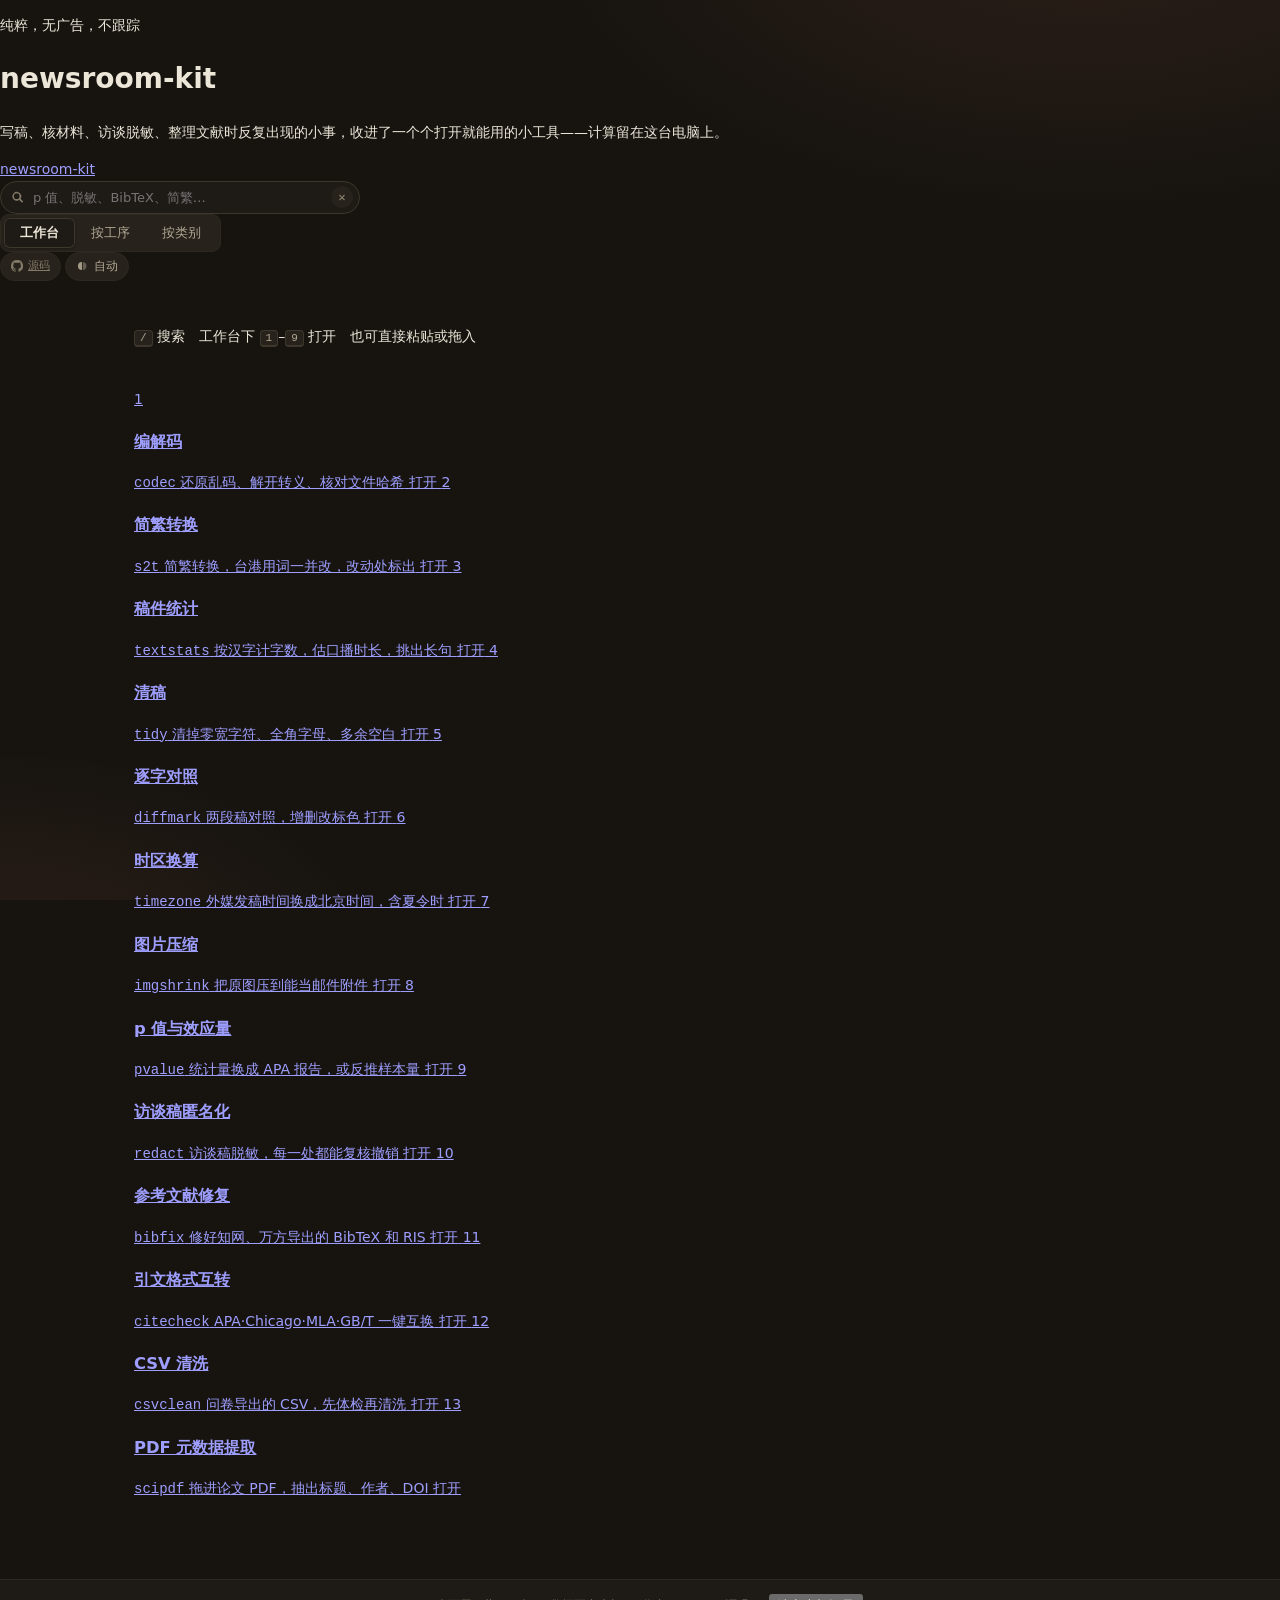
<file: index.html>
<!doctype html>
<html lang="zh-CN" data-theme="auto">
<head>
<meta charset="utf-8" />
<meta name="viewport" content="width=device-width, initial-scale=1" />
<title>newsroom-kit · 便携工具箱 | 纯粹，无广告，不跟踪</title>
<meta name="description" content="写稿、核材料、访谈脱敏、整理文献的自用小工具。打开就能用，全部计算留在这台电脑上——纯粹，无广告，不跟踪。" />
<meta name="keywords" content="便携工具箱,写稿工具,简繁转换,稿件字数,时区换算,访谈脱敏,参考文献,BibTeX,p值,效应量,PDF元数据" />
<meta name="author" content="icgma" />
<meta name="theme-color" media="(prefers-color-scheme: light)" content="#f6f4ee" />
<meta name="theme-color" media="(prefers-color-scheme: dark)" content="#171410" />
<link rel="canonical" href="https://icgma.github.io/newsroom-kit/" />
<meta property="og:type" content="website" />
<meta property="og:site_name" content="newsroom-kit 便携工具箱" />
<meta property="og:title" content="newsroom-kit · 便携工具箱" />
<meta property="og:description" content="写稿、核材料、访谈脱敏、整理文献的自用小工具。打开就能用，计算留在这台电脑上。" />
<meta property="og:url" content="https://icgma.github.io/newsroom-kit/" />
<meta property="og:image" content="https://icgma.github.io/newsroom-kit/assets/og-cover.png" />
<meta property="og:locale" content="zh_CN" />
<meta name="twitter:card" content="summary_large_image" />
<meta name="twitter:title" content="newsroom-kit · 便携工具箱" />
<meta name="twitter:description" content="写稿、核材料、访谈脱敏、整理文献。打开就能用。" />
<meta name="twitter:image" content="https://icgma.github.io/newsroom-kit/assets/og-cover.png" />
<script type="application/ld+json">
{
  "@context": "https://schema.org",
  "@type": "WebSite",
  "name": "newsroom-kit 便携工具箱",
  "alternateName": "newsroom-kit",
  "url": "https://icgma.github.io/newsroom-kit/",
  "inLanguage": "zh-CN",
  "description": "自用小工具集：写稿、核材料、访谈脱敏、整理文献，全部在浏览器本地运行。",
  "publisher": { "@type": "Organization", "name": "icgma", "url": "https://github.com/icgma" }
}
</script>
<link rel="icon" href="data:image/svg+xml,%3Csvg xmlns='http://www.w3.org/2000/svg' viewBox='0 0 32 32'%3E%3Crect width='32' height='32' fill='%23b23a29'/%3E%3Ctext x='16' y='23' font-family='Georgia,serif' font-style='italic' font-size='18' fill='%23fdf9f0' text-anchor='middle'%3Enk%3C/text%3E%3C/svg%3E" />
<link rel="stylesheet" href="hub.css" />
</head>
<body>
<div class="page">

  <header class="masthead">
    <p class="kicker">纯粹，无广告，不跟踪</p>
    <h1 class="masthead-title">newsroom-kit</h1>
    <p class="deck">写稿、核材料、访谈脱敏、整理文献时反复出现的小事，收进了一个个打开就能用的小工具——计算留在这台电脑上。</p>
  </header>

  <div class="cmdbar" id="cmdbar">
    <a class="cmd-brand" href="#top">newsroom-kit</a>
    <div class="search-wrap">
      <svg class="search-ico" viewBox="0 0 16 16" width="13" height="13" aria-hidden="true"><path fill="currentColor" d="M11.7 10.3a5.5 5.5 0 1 0-1.4 1.4l3.3 3.3 1.4-1.4-3.3-3.3ZM7 10.5a3.5 3.5 0 1 1 0-7 3.5 3.5 0 0 1 0 7Z"/></svg>
      <input type="search" id="search" placeholder="p 值、脱敏、BibTeX、简繁…" aria-label="搜索工具" autocomplete="off" />
      <button class="search-clear" id="searchClear" title="清空搜索" aria-label="清空搜索" hidden type="button">
        <svg viewBox="0 0 16 16" width="11" height="11" aria-hidden="true"><path fill="currentColor" d="M9.4 8l3.3-3.3-1.4-1.4L8 6.6 4.7 3.3 3.3 4.7 6.6 8l-3.3 3.3 1.4 1.4L8 9.4l3.3 3.3 1.4-1.4L9.4 8Z"/></svg>
      </button>
    </div>
    <div class="segmented" id="viewToggle" role="group" aria-label="浏览方式">
      <button class="seg active" data-view="all" type="button">工作台</button>
      <button class="seg" data-view="scenario" type="button">按工序</button>
      <button class="seg" data-view="category" type="button">按类别</button>
    </div>
    <div class="cmd-right">
      <a class="chip" href="https://github.com/icgma/newsroom-kit" target="_blank" rel="noopener" title="源码">
        <svg viewBox="0 0 16 16" width="12" height="12" aria-hidden="true"><path fill="currentColor" d="M8 0a8 8 0 0 0-2.5 15.6c.4.1.5-.2.5-.4v-1.4c-2.2.5-2.7-1-2.7-1-.4-1-.9-1.2-.9-1.2-.7-.5.1-.5.1-.5.8.1 1.2.8 1.2.8.7 1.2 1.9.9 2.4.7.1-.5.3-.9.5-1.1-1.8-.2-3.6-.9-3.6-4 0-.9.3-1.6.8-2.1-.1-.2-.4-1 .1-2.1 0 0 .7-.2 2.2.8a7.5 7.5 0 0 1 4 0c1.5-1 2.2-.8 2.2-.8.5 1.1.2 1.9.1 2.1.5.5.8 1.2.8 2.1 0 3.1-1.8 3.8-3.6 4 .3.3.5.8.5 1.5v2.2c0 .2.1.5.6.4A8 8 0 0 0 8 0Z"/></svg>
        <span class="chip-label">源码</span>
      </a>
      <button class="theme-toggle" id="themeToggle" type="button" title="切换主题">
        <svg class="ico-auto" viewBox="0 0 16 16" width="12" height="12" aria-hidden="true"><path fill="currentColor" d="M8 1a7 7 0 1 0 0 14A7 7 0 0 1 8 1Zm0 1.6A5.4 5.4 0 0 0 8 13.4V2.6Z" opacity=".9"/><path fill="currentColor" d="M8 1a7 7 0 1 0 0 14A7 7 0 0 1 8 1Zm1.2 1.63a5.4 5.4 0 0 1 0 10.74V2.63Z" opacity=".45"/></svg>
        <svg class="ico-sun" viewBox="0 0 16 16" width="12" height="12" aria-hidden="true"><path fill="currentColor" d="M8 11a3 3 0 1 0 0-6 3 3 0 0 0 0 6Zm0-8.5V.8m0 14.4v-1.7m3.9-9.6 1.2-1.2M2.9 13.1l1.2-1.2m0-7.8L2.9 2.9m10.2 10.2-1.2-1.2M13.5 8h1.7M.8 8h1.7"/></svg>
        <svg class="ico-moon" viewBox="0 0 16 16" width="12" height="12" aria-hidden="true"><path fill="currentColor" d="M6.5 2A6 6 0 0 0 8 13.9 6 6 0 0 1 6.5 2Zm2.8-.9a7.5 7.5 0 1 0 5.6 9.3 6 6 0 0 1-5.6-9.3Z"/></svg>
        <span id="themeLabel">自动</span>
      </button>
    </div>
  </div>

  <main class="main" id="top">
    <p class="hint" id="hint"><kbd>/</kbd> 搜索　工作台下 <kbd>1</kbd>–<kbd>9</kbd> 打开　也可直接粘贴或拖入</p>
    <div id="pasteBar" class="paste-bar" hidden>
      <p id="pasteMsg"></p>
      <div class="paste-actions">
        <button class="btn btn-primary btn-sm" id="pasteGo" type="button">打开</button>
        <button class="btn btn-ghost btn-sm" id="pasteDismiss" type="button">不用</button>
      </div>
    </div>
    <div id="recent" class="recent" hidden></div>
    <div id="content" class="content"></div>
  </main>

  <footer class="footer">
    <div class="footer-meta">
      <span id="count"></span>
      <span class="sep">·</span>
      <span>数据不出本机</span>
      <span class="sep">·</span>
      <span>作者 <span class="footer-author">icgma</span></span>
      <span class="sep">·</span>
      <a href="https://github.com/icgma/newsroom-kit" target="_blank" rel="noopener">源码</a>
      <span class="sep">·</span>
      <button type="button" class="wipe" id="wipeLocal">清空本机记录</button>
    </div>
  </footer>

</div>
<script src="registry.js" defer></script>
<script src="hub.js" defer></script>
</body>
</html>
</file>
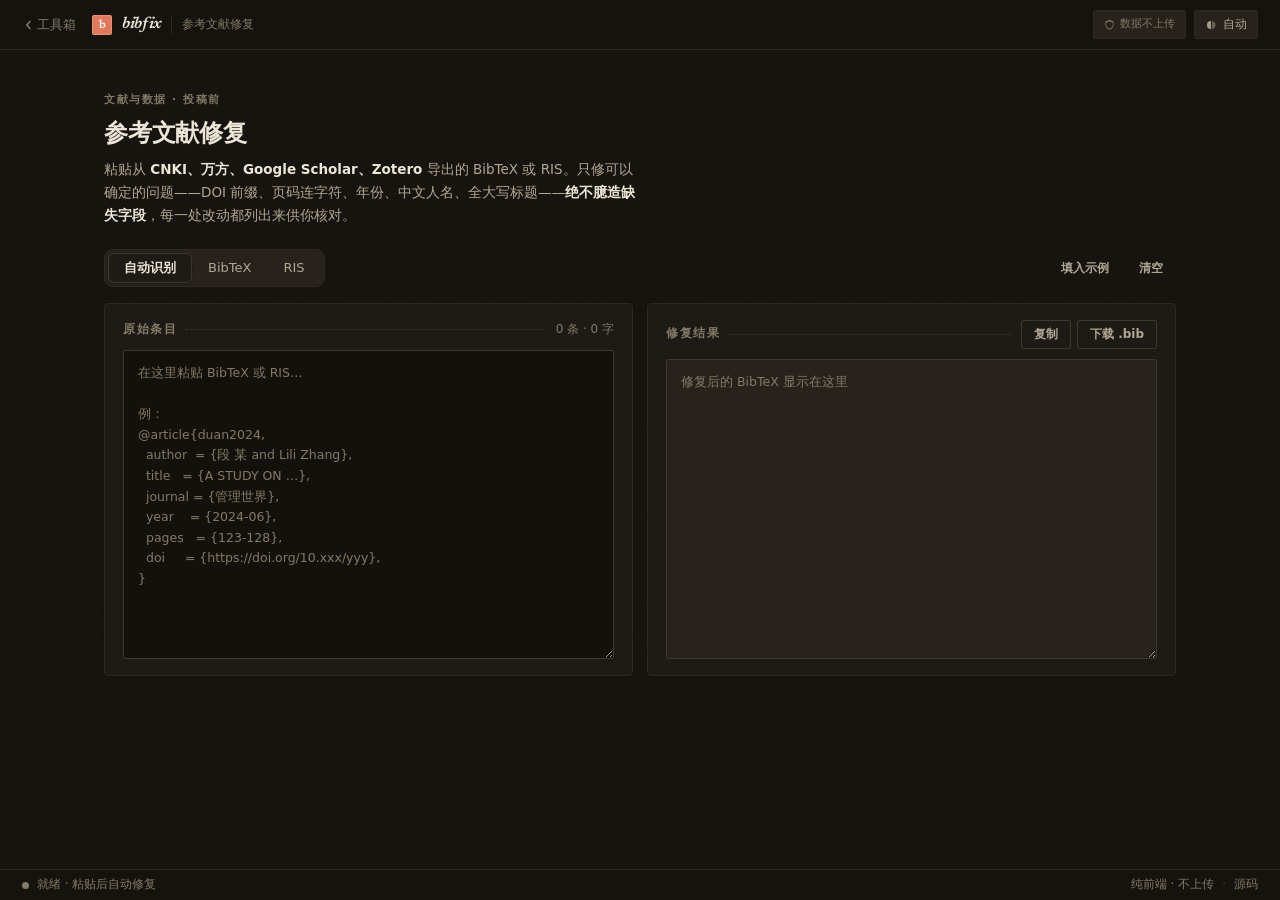
<file: bibfix/index.html>
<!doctype html>
<html lang="zh-CN" data-theme="auto">
<head>
<meta charset="utf-8" />
<meta name="viewport" content="width=device-width, initial-scale=1" />
<title>bibfix — BibTeX / RIS 参考文献修复工具（CNKI·万方·Scholar） | newsroom-kit</title>
<meta name="description" content="粘贴从 CNKI、万方、Google Scholar 导出的 BibTeX / RIS，自动修复 DOI 前缀、页码连字符、年份、中文人名、全大写标题，RIS 自动转 BibTeX 并生成规范引用键。不臆造缺失字段，逐条列改动。纯浏览器运行。" />
<meta name="keywords" content="参考文献修复,BibTeX,RIS,DOI,CNKI,万方,Zotero,Overleaf,引用格式,文献管理" />
<meta name="author" content="icgma" />
<meta name="theme-color" media="(prefers-color-scheme: light)" content="#f6f4ee" />
<meta name="theme-color" media="(prefers-color-scheme: dark)" content="#171410" />
<link rel="canonical" href="https://icgma.github.io/newsroom-kit/bibfix/" />
<meta property="og:type" content="website" />
<meta property="og:site_name" content="newsroom-kit 便携工具箱" />
<meta property="og:title" content="bibfix — 参考文献修复" />
<meta property="og:description" content="BibTeX / RIS 自动修复：DOI · 页码 · 年份 · 中文人名 · 不臆造字段。" />
<meta property="og:url" content="https://icgma.github.io/newsroom-kit/bibfix/" />
<meta property="og:image" content="https://icgma.github.io/newsroom-kit/assets/og-bibfix.png" />
<meta property="og:locale" content="zh_CN" />
<meta name="twitter:card" content="summary_large_image" />
<meta name="twitter:title" content="bibfix — 参考文献修复" />
<meta name="twitter:description" content="中文数据库导出的引文问题一键修复，RIS 直接转 BibTeX。" />
<meta name="twitter:image" content="https://icgma.github.io/newsroom-kit/assets/og-bibfix.png" />
<script type="application/ld+json">
{
  "@context": "https://schema.org",
  "@type": "WebApplication",
  "name": "bibfix — 参考文献修复",
  "url": "https://icgma.github.io/newsroom-kit/bibfix/",
  "applicationCategory": "UtilitiesApplication",
  "operatingSystem": "Web",
  "browserRequirements": "Requires JavaScript",
  "inLanguage": "zh-CN",
  "description": "自动修复 BibTeX / RIS 参考文献的常见格式问题，支持 RIS 转 BibTeX 与规范引用键生成。",
  "offers": { "@type": "Offer", "price": "0", "priceCurrency": "CNY" },
  "isPartOf": { "@type": "WebSite", "name": "newsroom-kit 便携工具箱", "url": "https://icgma.github.io/newsroom-kit/" }
}
</script>
<link rel="icon" href="data:image/svg+xml,%3Csvg xmlns='http://www.w3.org/2000/svg' viewBox='0 0 32 32'%3E%3Crect width='32' height='32' rx='6' fill='%23b23a29'/%3E%3Ctext x='16' y='23' font-family='Georgia,serif' font-size='19' font-weight='bold' fill='%23fdf9f0' text-anchor='middle'%3Eb%3C/text%3E%3C/svg%3E" />
<link rel="stylesheet" href="styles.css" />
</head>
<body>
<div class="page">

  <header class="topbar">
    <div class="brand">
      <a class="back-link" href="../index.html" title="返回工具箱">
        <svg viewBox="0 0 16 16" width="12" height="12" aria-hidden="true"><path fill="currentColor" d="M10.5 2 5 8l5.5 6 1.4-1.4L7.8 8l4.1-4.6Z"/></svg>
        工具箱
      </a>
      <span class="seal" aria-hidden="true">b</span>
      <span class="wordmark">bibfix</span>
      <span class="tag">参考文献修复</span>
    </div>
    <div class="topbar-right">
      <span class="chip" title="所有处理在本机浏览器完成">
        <svg viewBox="0 0 16 16" width="11" height="11" aria-hidden="true"><path fill="currentColor" d="M8 1 2 4v4c0 3.6 2.6 6.8 6 7.8 3.4-1 6-4.2 6-7.8V4L8 1Zm0 2.2L13 5.4v2.6c0 2.8-2 5.3-5 6.2-3-.9-5-3.4-5-6.2V5.4L8 3.2Z"/></svg>
        <span class="chip-label">数据不上传</span>
      </span>
      <button class="theme-toggle" id="themeToggle" type="button" title="切换主题">
        <svg class="ico-auto" viewBox="0 0 16 16" width="12" height="12" aria-hidden="true"><path fill="currentColor" d="M8 1a7 7 0 1 0 0 14A7 7 0 0 1 8 1Zm0 1.6A5.4 5.4 0 0 0 8 13.4V2.6Z" opacity=".9"/><path fill="currentColor" d="M8 1a7 7 0 1 0 0 14A7 7 0 0 1 8 1Zm1.2 1.63a5.4 5.4 0 0 1 0 10.74V2.63Z" opacity=".45"/></svg>
        <svg class="ico-sun" viewBox="0 0 16 16" width="12" height="12" aria-hidden="true"><path fill="currentColor" d="M8 11a3 3 0 1 0 0-6 3 3 0 0 0 0 6Zm0-8.5V.8m0 14.4v-1.7m3.9-9.6 1.2-1.2M2.9 13.1l1.2-1.2m0-7.8L2.9 2.9m10.2 10.2-1.2-1.2M13.5 8h1.7M.8 8h1.7"/></svg>
        <svg class="ico-moon" viewBox="0 0 16 16" width="12" height="12" aria-hidden="true"><path fill="currentColor" d="M6.5 2A6 6 0 0 0 8 13.9 6 6 0 0 1 6.5 2Zm2.8-.9a7.5 7.5 0 1 0 5.6 9.3 6 6 0 0 1-5.6-9.3Z"/></svg>
        <span id="themeLabel">自动</span>
      </button>
    </div>
  </header>

  <main class="main" id="mainUI">

    <div class="intro">
      <p class="eyebrow">文献与数据 · 投稿前</p>
      <h1 class="page-title">参考文献修复</h1>
      <p class="page-desc">粘贴从 <strong>CNKI、万方、Google Scholar、Zotero</strong> 导出的 BibTeX 或 RIS。只修可以确定的问题——DOI 前缀、页码连字符、年份、中文人名、全大写标题——<strong>绝不臆造缺失字段</strong>，每一处改动都列出来供你核对。</p>
    </div>

    <div class="control-row">
      <div class="segmented" id="formatSegment" role="group" aria-label="输入格式">
        <button class="seg active" data-format="auto" type="button">自动识别</button>
        <button class="seg" data-format="bibtex" type="button">BibTeX</button>
        <button class="seg" data-format="ris" type="button">RIS</button>
      </div>
      <div class="quick-actions">
        <button class="btn btn-ghost btn-sm" data-act="sample" type="button">填入示例</button>
        <button class="btn btn-ghost btn-sm" data-act="clear" type="button">清空</button>
      </div>
    </div>

    <div class="two-pane">
      <section class="pane panel" aria-label="原始条目">
        <div class="pane-head">
          <h2 class="panel-title">原始条目</h2>
          <span class="pane-meta num" id="inputMeta">0 条 · 0 字</span>
        </div>
        <textarea id="input" class="editor" spellcheck="false" aria-label="粘贴 BibTeX 或 RIS"
          placeholder="在这里粘贴 BibTeX 或 RIS…&#10;&#10;例：&#10;@article{duan2024,&#10;  author  = {段 某 and Lili Zhang},&#10;  title   = {A STUDY ON …},&#10;  journal = {管理世界},&#10;  year    = {2024-06},&#10;  pages   = {123-128},&#10;  doi     = {https://doi.org/10.xxx/yyy},&#10;}"></textarea>
      </section>

      <section class="pane panel" aria-label="修复结果">
        <div class="pane-head">
          <h2 class="panel-title">修复结果</h2>
          <div class="pane-actions" id="outputActions" hidden>
            <button class="btn btn-secondary btn-sm" data-act="copy-out" type="button">复制</button>
            <button class="btn btn-secondary btn-sm" data-act="download" type="button">下载 .bib</button>
          </div>
        </div>
        <textarea id="output" class="editor" readonly spellcheck="false" aria-label="修复后的 BibTeX" placeholder="修复后的 BibTeX 显示在这里"></textarea>
        <div class="pane-status" id="outputStatus" hidden>
          <span id="summaryLine"></span>
        </div>
      </section>
    </div>

    <section class="changelog panel panel-pad" id="changelog" hidden aria-label="改动清单">
      <h2 class="panel-title">改动清单 <span class="badge badge-accent" id="changeCount"></span></h2>
      <div class="kit-table-wrap">
        <table class="kit-table">
          <thead>
            <tr><th>条目</th><th>字段</th><th>改动前</th><th>改动后</th><th>原因</th></tr>
          </thead>
          <tbody id="clBody"></tbody>
        </table>
      </div>
      <p class="footnote">无法确定正确值的字段（缺失的 DOI、页码等）不会被补写，保持原样。请在排版软件（Zotero / Overleaf / 知网研学）中再核对一遍。</p>
    </section>

    <section class="warnings panel panel-pad" id="warningsBox" hidden aria-label="缺失字段提醒">
      <h2 class="panel-title">缺失字段提醒 <span class="badge badge-wip" id="warnCount"></span></h2>
      <ul class="warn-list" id="warnList"></ul>
    </section>

  </main>

  <div class="api-result" id="apiResult" hidden></div>

  <footer class="statusbar">
    <span class="statusbar-left">
      <span class="status-dot ready" id="statusDot"></span>
      <span id="statusText" aria-live="polite">就绪</span>
    </span>
    <span class="statusbar-right">
      <span>纯前端 · 不上传</span>
      <span class="sep">·</span>
      <a href="https://github.com/icgma/newsroom-kit" target="_blank" rel="noopener">源码</a>
    </span>
  </footer>

</div>

<script src="bibfix.js" defer></script>
<script src="app.js" defer></script>
</body>
</html>
</file>
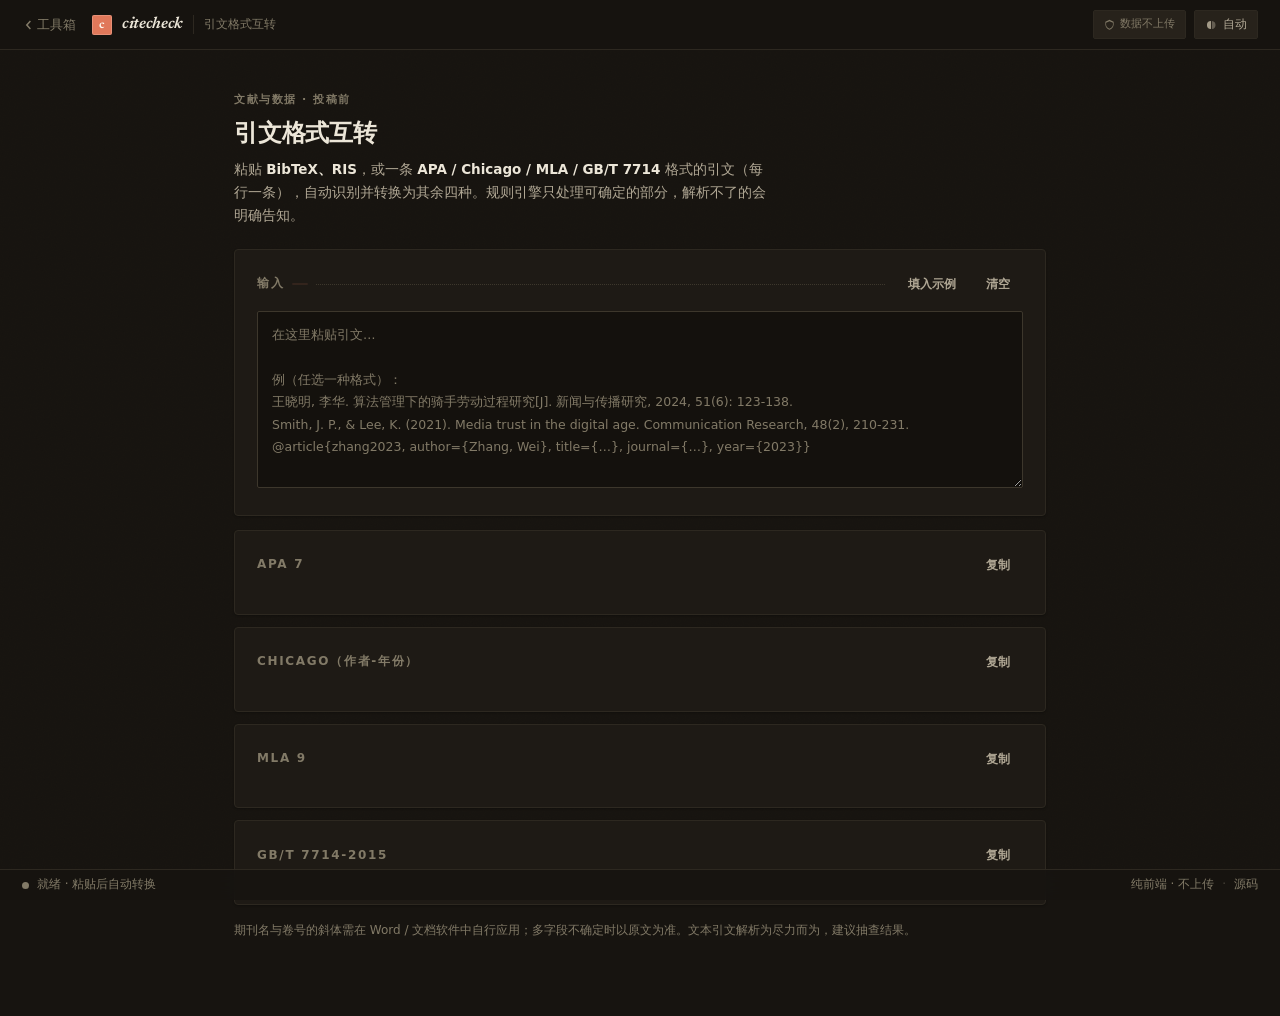
<file: citecheck/index.html>
<!doctype html>
<html lang="zh-CN" data-theme="auto">
<head>
<meta charset="utf-8" />
<meta name="viewport" content="width=device-width, initial-scale=1" />
<title>citecheck — 引文格式互转（APA·Chicago·MLA·GB/T 7714） | newsroom-kit</title>
<meta name="description" content="粘贴 BibTeX、RIS 或一条 APA / Chicago / MLA / GB/T 7714 格式的引文，自动识别并转换为其余格式。中英文作者名、DOI、页码规范处理。纯浏览器运行，数据不上传。" />
<link rel="icon" href="data:image/svg+xml,%3Csvg xmlns='http://www.w3.org/2000/svg' viewBox='0 0 32 32'%3E%3Crect width='32' height='32' rx='6' fill='%23b23a29'/%3E%3Ctext x='16' y='23' font-family='Georgia,serif' font-size='19' font-weight='bold' fill='%23fdf9f0' text-anchor='middle'%3Ec%3C/text%3E%3C/svg%3E" />
<link rel="canonical" href="https://icgma.github.io/newsroom-kit/citecheck/" />
<meta property="og:type" content="website" />
<meta property="og:site_name" content="newsroom-kit 便携工具箱" />
<meta property="og:title" content="citecheck — 引文格式互转" />
<meta property="og:description" content="APA · Chicago · MLA · GB/T 7714 一键互转，BibTeX / RIS 直接粘贴。" />
<meta property="og:url" content="https://icgma.github.io/newsroom-kit/citecheck/" />
<meta property="og:locale" content="zh_CN" />
<link rel="stylesheet" href="styles.css" />
</head>
<body>
<div class="page">

  <header class="topbar">
    <div class="brand">
      <a class="back-link" href="../index.html" title="返回工具箱">
        <svg viewBox="0 0 16 16" width="12" height="12" aria-hidden="true"><path fill="currentColor" d="M10.5 2 5 8l5.5 6 1.4-1.4L7.8 8l4.1-4.6Z"/></svg>
        工具箱
      </a>
      <span class="seal" aria-hidden="true">c</span>
      <span class="wordmark">citecheck</span>
      <span class="tag">引文格式互转</span>
    </div>
    <div class="topbar-right">
      <span class="chip" title="所有处理在本机浏览器完成">
        <svg viewBox="0 0 16 16" width="11" height="11" aria-hidden="true"><path fill="currentColor" d="M8 1 2 4v4c0 3.6 2.6 6.8 6 7.8 3.4-1 6-4.2 6-7.8V4L8 1Zm0 2.2L13 5.4v2.6c0 2.8-2 5.3-5 6.2-3-.9-5-3.4-5-6.2V5.4L8 3.2Z"/></svg>
        <span class="chip-label">数据不上传</span>
      </span>
      <button class="theme-toggle" id="themeToggle" type="button" title="切换主题">
        <svg class="ico-auto" viewBox="0 0 16 16" width="12" height="12" aria-hidden="true"><path fill="currentColor" d="M8 1a7 7 0 1 0 0 14A7 7 0 0 1 8 1Zm0 1.6A5.4 5.4 0 0 0 8 13.4V2.6Z" opacity=".9"/><path fill="currentColor" d="M8 1a7 7 0 1 0 0 14A7 7 0 0 1 8 1Zm1.2 1.63a5.4 5.4 0 0 1 0 10.74V2.63Z" opacity=".45"/></svg>
        <svg class="ico-sun" viewBox="0 0 16 16" width="12" height="12" aria-hidden="true"><path fill="currentColor" d="M8 11a3 3 0 1 0 0-6 3 3 0 0 0 0 6Zm0-8.5V.8m0 14.4v-1.7m3.9-9.6 1.2-1.2M2.9 13.1l1.2-1.2m0-7.8L2.9 2.9m10.2 10.2-1.2-1.2M13.5 8h1.7M.8 8h1.7"/></svg>
        <svg class="ico-moon" viewBox="0 0 16 16" width="12" height="12" aria-hidden="true"><path fill="currentColor" d="M6.5 2A6 6 0 0 0 8 13.9 6 6 0 0 1 6.5 2Zm2.8-.9a7.5 7.5 0 1 0 5.6 9.3 6 6 0 0 1-5.6-9.3Z"/></svg>
        <span id="themeLabel">自动</span>
      </button>
    </div>
  </header>

  <main class="main" id="mainUI">

    <div class="intro">
      <p class="eyebrow">文献与数据 · 投稿前</p>
      <h1 class="page-title">引文格式互转</h1>
      <p class="page-desc">粘贴 <strong>BibTeX、RIS</strong>，或一条 <strong>APA / Chicago / MLA / GB/T 7714</strong> 格式的引文（每行一条），自动识别并转换为其余四种。规则引擎只处理可确定的部分，解析不了的会明确告知。</p>
    </div>

    <section class="panel panel-pad">
      <div class="input-head">
        <h2 class="panel-title">输入 <span class="badge badge-accent" id="formatBadge" hidden></span></h2>
        <div class="quick-actions">
          <button class="btn btn-ghost btn-sm" data-act="sample" type="button">填入示例</button>
          <button class="btn btn-ghost btn-sm" data-act="clear" type="button">清空</button>
        </div>
      </div>
      <textarea id="input" class="editor" rows="6" spellcheck="false" aria-label="粘贴引文"
        placeholder="在这里粘贴引文…&#10;&#10;例（任选一种格式）：&#10;王晓明, 李华. 算法管理下的骑手劳动过程研究[J]. 新闻与传播研究, 2024, 51(6): 123-138.&#10;Smith, J. P., & Lee, K. (2021). Media trust in the digital age. Communication Research, 48(2), 210-231.&#10;@article{zhang2023, author={Zhang, Wei}, title={…}, journal={…}, year={2023}}"></textarea>
    </section>

    <section class="outputs" id="outputs" hidden aria-label="转换结果">
      <div class="panel panel-pad out-panel">
        <h2 class="panel-title">APA 7 <button class="btn btn-ghost btn-sm" data-act="copy" data-style="apa" type="button">复制</button></h2>
        <p class="out-text" id="out-apa"></p>
      </div>
      <div class="panel panel-pad out-panel">
        <h2 class="panel-title">Chicago（作者-年份） <button class="btn btn-ghost btn-sm" data-act="copy" data-style="chicago" type="button">复制</button></h2>
        <p class="out-text" id="out-chicago"></p>
      </div>
      <div class="panel panel-pad out-panel">
        <h2 class="panel-title">MLA 9 <button class="btn btn-ghost btn-sm" data-act="copy" data-style="mla" type="button">复制</button></h2>
        <p class="out-text" id="out-mla"></p>
      </div>
      <div class="panel panel-pad out-panel">
        <h2 class="panel-title">GB/T 7714-2015 <button class="btn btn-ghost btn-sm" data-act="copy" data-style="gbt" type="button">复制</button></h2>
        <p class="out-text" id="out-gbt"></p>
      </div>
      <p class="footnote">期刊名与卷号的斜体需在 Word / 文档软件中自行应用；多字段不确定时以原文为准。文本引文解析为尽力而为，建议抽查结果。</p>
    </section>

    <section class="panel panel-pad err-panel" id="errPanel" hidden>
      <p id="errText"></p>
    </section>

  </main>

  <div class="api-result" id="apiResult" hidden></div>

  <footer class="statusbar">
    <span class="statusbar-left">
      <span class="status-dot ready" id="statusDot"></span>
      <span id="statusText" aria-live="polite">就绪</span>
    </span>
    <span class="statusbar-right">
      <span>纯前端 · 不上传</span>
      <span class="sep">·</span>
      <a href="https://github.com/icgma/newsroom-kit" target="_blank" rel="noopener">源码</a>
    </span>
  </footer>

</div>

<script src="citecheck.js" defer></script>
<script src="app.js" defer></script>
</body>
</html>
</file>
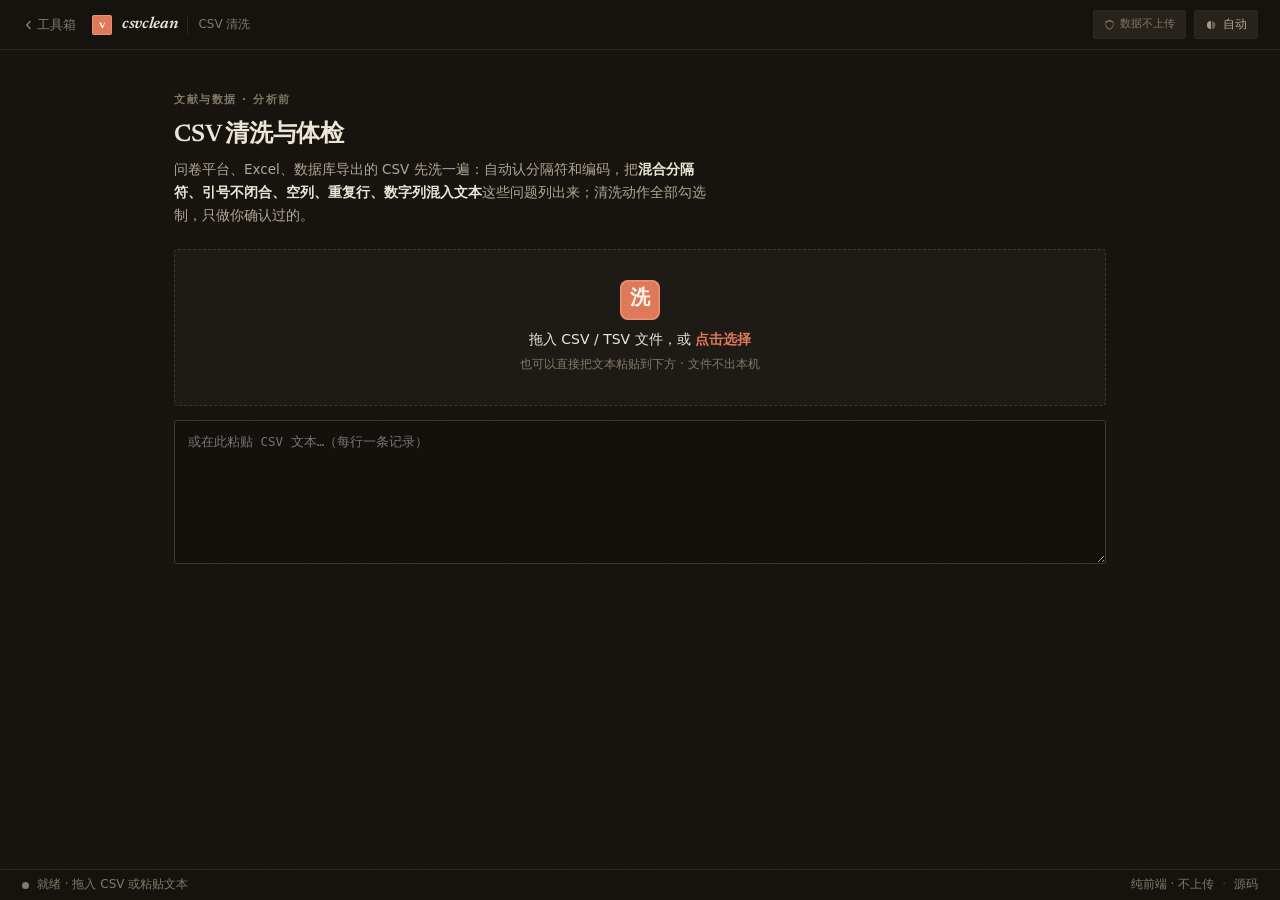
<file: csvclean/index.html>
<!doctype html>
<html lang="zh-CN" data-theme="auto">
<head>
<meta charset="utf-8" />
<meta name="viewport" content="width=device-width, initial-scale=1" />
<title>csvclean — CSV 数据清洗与体检 | newsroom-kit</title>
<meta name="description" content="拖入 CSV 文件，自动检测分隔符与编码（UTF-8/GB18030），报告混合分隔符、引号不闭合、空列、数字列混入文本、重复行等问题；勾选清洗动作，本地完成，数据不上传。" />
<link rel="icon" href="data:image/svg+xml,%3Csvg xmlns='http://www.w3.org/2000/svg' viewBox='0 0 32 32'%3E%3Crect width='32' height='32' rx='6' fill='%23b23a29'/%3E%3Ctext x='16' y='23' font-family='Georgia,serif' font-size='19' font-weight='bold' fill='%23fdf9f0' text-anchor='middle'%3Ev%3C/text%3E%3C/svg%3E" />
<link rel="canonical" href="https://icgma.github.io/newsroom-kit/csvclean/" />
<meta property="og:type" content="website" />
<meta property="og:site_name" content="newsroom-kit 便携工具箱" />
<meta property="og:title" content="csvclean — CSV 数据清洗与体检" />
<meta property="og:description" content="编码、分隔符、混合分隔符、空列、重复行——问卷导出的数据先洗一遍。" />
<meta property="og:url" content="https://icgma.github.io/newsroom-kit/csvclean/" />
<meta property="og:locale" content="zh_CN" />
<link rel="stylesheet" href="styles.css" />
</head>
<body>
<div class="page">

  <header class="topbar">
    <div class="brand">
      <a class="back-link" href="../index.html" title="返回工具箱">
        <svg viewBox="0 0 16 16" width="12" height="12" aria-hidden="true"><path fill="currentColor" d="M10.5 2 5 8l5.5 6 1.4-1.4L7.8 8l4.1-4.6Z"/></svg>
        工具箱
      </a>
      <span class="seal" aria-hidden="true">v</span>
      <span class="wordmark">csvclean</span>
      <span class="tag">CSV 清洗</span>
    </div>
    <div class="topbar-right">
      <span class="chip" title="所有处理在本机浏览器完成">
        <svg viewBox="0 0 16 16" width="11" height="11" aria-hidden="true"><path fill="currentColor" d="M8 1 2 4v4c0 3.6 2.6 6.8 6 7.8 3.4-1 6-4.2 6-7.8V4L8 1Zm0 2.2L13 5.4v2.6c0 2.8-2 5.3-5 6.2-3-.9-5-3.4-5-6.2V5.4L8 3.2Z"/></svg>
        <span class="chip-label">数据不上传</span>
      </span>
      <button class="theme-toggle" id="themeToggle" type="button" title="切换主题">
        <svg class="ico-auto" viewBox="0 0 16 16" width="12" height="12" aria-hidden="true"><path fill="currentColor" d="M8 1a7 7 0 1 0 0 14A7 7 0 0 1 8 1Zm0 1.6A5.4 5.4 0 0 0 8 13.4V2.6Z" opacity=".9"/><path fill="currentColor" d="M8 1a7 7 0 1 0 0 14A7 7 0 0 1 8 1Zm1.2 1.63a5.4 5.4 0 0 1 0 10.74V2.63Z" opacity=".45"/></svg>
        <svg class="ico-sun" viewBox="0 0 16 16" width="12" height="12" aria-hidden="true"><path fill="currentColor" d="M8 11a3 3 0 1 0 0-6 3 3 0 0 0 0 6Zm0-8.5V.8m0 14.4v-1.7m3.9-9.6 1.2-1.2M2.9 13.1l1.2-1.2m0-7.8L2.9 2.9m10.2 10.2-1.2-1.2M13.5 8h1.7M.8 8h1.7"/></svg>
        <svg class="ico-moon" viewBox="0 0 16 16" width="12" height="12" aria-hidden="true"><path fill="currentColor" d="M6.5 2A6 6 0 0 0 8 13.9 6 6 0 0 1 6.5 2Zm2.8-.9a7.5 7.5 0 1 0 5.6 9.3 6 6 0 0 1-5.6-9.3Z"/></svg>
        <span id="themeLabel">自动</span>
      </button>
    </div>
  </header>

  <main class="main" id="mainUI">

    <div class="intro">
      <p class="eyebrow">文献与数据 · 分析前</p>
      <h1 class="page-title">CSV 清洗与体检</h1>
      <p class="page-desc">问卷平台、Excel、数据库导出的 CSV 先洗一遍：自动认分隔符和编码，把<strong>混合分隔符、引号不闭合、空列、重复行、数字列混入文本</strong>这些问题列出来；清洗动作全部勾选制，只做你确认过的。</p>
    </div>

    <div class="dropzone" id="dropzone" tabindex="0" role="button" aria-label="选择或拖入 CSV 文件">
      <span class="dz-seal" aria-hidden="true">洗</span>
      <p class="dz-text">拖入 CSV / TSV 文件，或 <span class="dz-link">点击选择</span></p>
      <p class="dz-hint">也可以直接把文本粘贴到下方 · 文件不出本机</p>
      <input type="file" id="fileInput" accept=".csv,.tsv,.txt,text/csv" hidden />
    </div>

    <textarea id="pasteArea" class="paste-area" spellcheck="false"
      placeholder="或在此粘贴 CSV 文本…（每行一条记录）" rows="6" aria-label="粘贴 CSV 文本"></textarea>

    <section class="panel panel-pad settings" id="settings" hidden>
      <div class="settings-row">
        <div class="field">
          <label for="encodingSel">文件编码</label>
          <select id="encodingSel" class="input">
            <option value="auto">自动检测</option>
            <option value="utf-8">UTF-8</option>
            <option value="gb18030">GB18030 / GBK</option>
          </select>
        </div>
        <div class="field">
          <label for="delimSel">分隔符</label>
          <select id="delimSel" class="input">
            <option value="auto">自动检测</option>
            <option value=",">逗号 ,</option>
            <option value=";">分号 ;</option>
            <option value="\t">制表符 Tab</option>
            <option value="|">竖线 |</option>
          </select>
        </div>
      </div>
      <div class="opts" role="group" aria-label="清洗选项">
        <label class="pill"><input type="checkbox" id="optTrim" checked /><span>去首尾空白与隐形字符</span></label>
        <label class="pill"><input type="checkbox" id="optEmpty" checked /><span>删除空行</span></label>
        <label class="pill"><input type="checkbox" id="optDup" /><span>删除重复行</span></label>
        <label class="pill"><input type="checkbox" id="optHalf" /><span>全角字母数字转半角</span></label>
        <label class="pill"><input type="checkbox" id="optQuote" /><span>中文引号规范化</span></label>
      </div>
    </section>

    <section class="panel panel-pad report" id="reportPanel" hidden aria-label="体检报告">
      <h2 class="panel-title">体检报告 <span class="pane-meta" id="fileMeta"></span></h2>
      <div class="report-facts" id="reportFacts"></div>
      <h3 class="sub-title">列概览</h3>
      <div class="kit-table-wrap">
        <table class="kit-table">
          <thead><tr><th>#</th><th>列名</th><th>类型</th><th>空值</th></tr></thead>
          <tbody id="colBody"></tbody>
        </table>
      </div>
      <h3 class="sub-title">发现的问题</h3>
      <ul class="issue-list" id="issueList"></ul>
    </section>

    <section class="panel panel-pad preview-panel" id="previewPanel" hidden aria-label="清洗结果">
      <h2 class="panel-title">清洗动作 <span class="badge badge-accent" id="actionCount"></span></h2>
      <ul class="action-list" id="actionList"></ul>
      <div class="preview-actions">
        <button class="btn btn-secondary btn-sm" data-act="copy" type="button">复制清洗结果</button>
        <button class="btn btn-secondary btn-sm" data-act="download" type="button">下载 .csv</button>
      </div>
      <div class="kit-table-wrap">
        <table class="kit-table preview-table" id="previewTable"></table>
      </div>
      <p class="footnote" id="previewNote"></p>
    </section>

    <div class="error-box panel panel-pad" id="errorBox" hidden>
      <p id="errorText"></p>
    </div>

  </main>

  <div class="api-result" id="apiResult" hidden></div>

  <footer class="statusbar">
    <span class="statusbar-left">
      <span class="status-dot ready" id="statusDot"></span>
      <span id="statusText" aria-live="polite">就绪</span>
    </span>
    <span class="statusbar-right">
      <span>纯前端 · 不上传</span>
      <span class="sep">·</span>
      <a href="https://github.com/icgma/newsroom-kit" target="_blank" rel="noopener">源码</a>
    </span>
  </footer>

</div>

<script src="csvclean.js" defer></script>
<script src="app.js" defer></script>
</body>
</html>
</file>
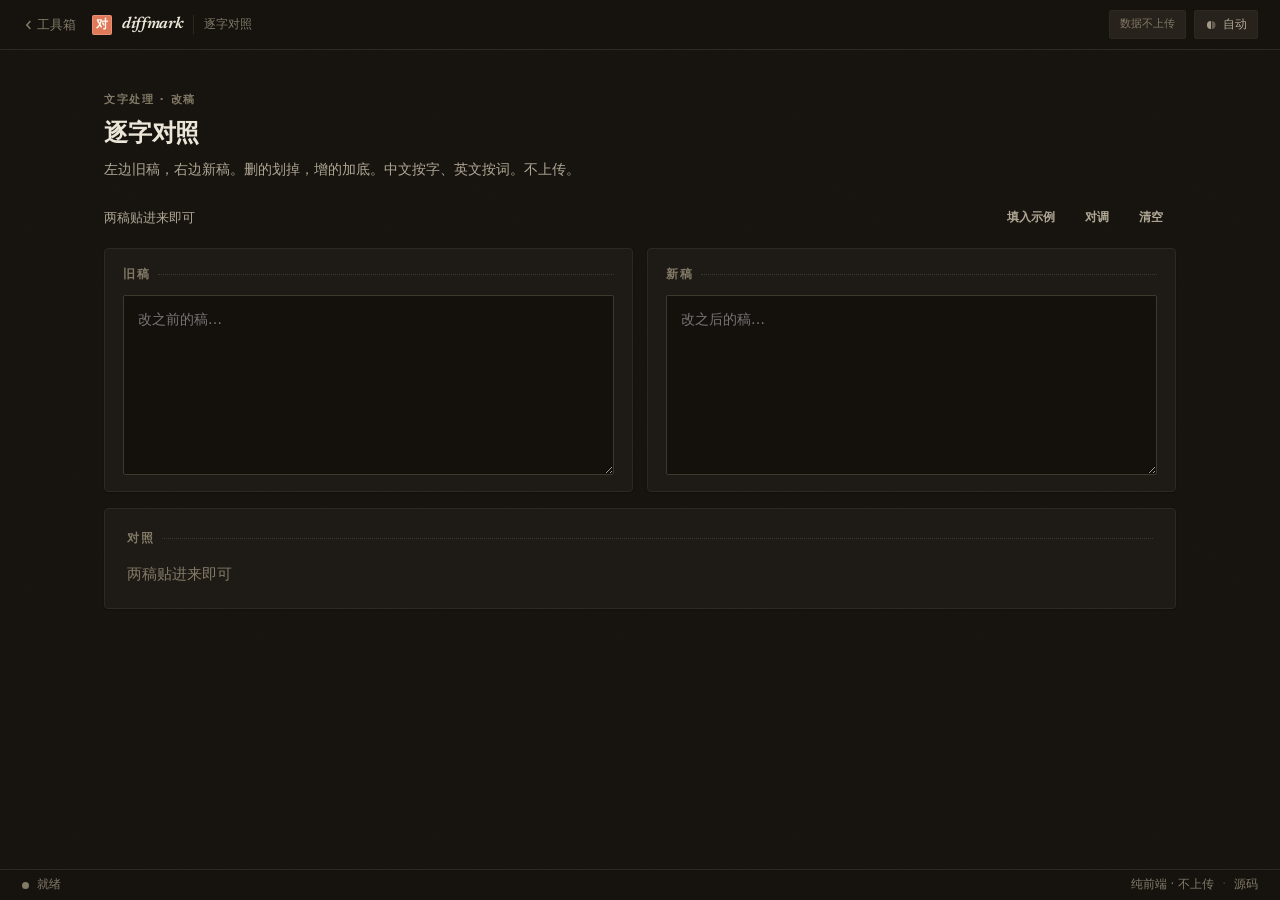
<file: diffmark/index.html>
<!doctype html>
<html lang="zh-CN" data-theme="auto">
<head>
<meta charset="utf-8" />
<meta name="viewport" content="width=device-width, initial-scale=1" />
<title>diffmark — 逐字对照：改稿、审稿、作业 | newsroom-kit</title>
<meta name="description" content="两段稿逐行、逐字对照。删的标红，增的标绿。改稿前后、审稿意见、学生作业都能用。纯浏览器，数据不出本机。" />
<meta name="keywords" content="文本对照,逐字比对,diff,改稿,审稿,作业批改,版本对比" />
<meta name="author" content="icgma" />
<meta name="theme-color" media="(prefers-color-scheme: light)" content="#f6f4ee" />
<meta name="theme-color" media="(prefers-color-scheme: dark)" content="#171410" />
<link rel="canonical" href="https://icgma.github.io/newsroom-kit/diffmark/" />
<meta property="og:type" content="website" />
<meta property="og:site_name" content="newsroom-kit 便携工具箱" />
<meta property="og:title" content="diffmark — 逐字对照" />
<meta property="og:description" content="两段稿对照：删的标红，增的标绿。改稿、审稿、作业。" />
<meta property="og:url" content="https://icgma.github.io/newsroom-kit/diffmark/" />
<meta property="og:image" content="https://icgma.github.io/newsroom-kit/assets/og-diffmark.png" />
<meta property="og:locale" content="zh_CN" />
<meta name="twitter:card" content="summary_large_image" />
<meta name="twitter:title" content="diffmark — 逐字对照" />
<meta name="twitter:description" content="改稿前后贴进来，改动处标色。数据不出本机。" />
<meta name="twitter:image" content="https://icgma.github.io/newsroom-kit/assets/og-diffmark.png" />
<script type="application/ld+json">
{
  "@context": "https://schema.org",
  "@type": "WebApplication",
  "name": "diffmark — 逐字对照",
  "url": "https://icgma.github.io/newsroom-kit/diffmark/",
  "applicationCategory": "UtilitiesApplication",
  "operatingSystem": "Web",
  "browserRequirements": "Requires JavaScript",
  "inLanguage": "zh-CN",
  "description": "两段文本逐行逐字对照，标出增删改。",
  "offers": { "@type": "Offer", "price": "0", "priceCurrency": "CNY" },
  "isPartOf": { "@type": "WebSite", "name": "newsroom-kit 便携工具箱", "url": "https://icgma.github.io/newsroom-kit/" }
}
</script>
<link rel="icon" href="data:image/svg+xml,%3Csvg xmlns='http://www.w3.org/2000/svg' viewBox='0 0 32 32'%3E%3Crect width='32' height='32' fill='%23b23a29'/%3E%3Ctext x='16' y='23' font-family='Georgia,serif' font-style='italic' font-size='18' fill='%23fdf9f0' text-anchor='middle'%3Ed%3C/text%3E%3C/svg%3E" />
<link rel="stylesheet" href="styles.css" />
</head>
<body>
<div class="page">
  <header class="topbar">
    <div class="brand">
      <a class="back-link" href="../index.html" title="返回工具箱">
        <svg viewBox="0 0 16 16" width="12" height="12" aria-hidden="true"><path fill="currentColor" d="M10.5 2 5 8l5.5 6 1.4-1.4L7.8 8l4.1-4.6Z"/></svg>
        工具箱
      </a>
      <span class="seal" aria-hidden="true">对</span>
      <span class="wordmark">diffmark</span>
      <span class="tag">逐字对照</span>
    </div>
    <div class="topbar-right">
      <span class="chip"><span class="chip-label">数据不上传</span></span>
      <button class="theme-toggle" id="themeToggle" type="button" title="切换主题">
        <svg class="ico-auto" viewBox="0 0 16 16" width="12" height="12" aria-hidden="true"><path fill="currentColor" d="M8 1a7 7 0 1 0 0 14A7 7 0 0 1 8 1Zm0 1.6A5.4 5.4 0 0 0 8 13.4V2.6Z" opacity=".9"/><path fill="currentColor" d="M8 1a7 7 0 1 0 0 14A7 7 0 0 1 8 1Zm1.2 1.63a5.4 5.4 0 0 1 0 10.74V2.63Z" opacity=".45"/></svg>
        <svg class="ico-sun" viewBox="0 0 16 16" width="12" height="12" aria-hidden="true"><path fill="currentColor" d="M8 11a3 3 0 1 0 0-6 3 3 0 0 0 0 6Zm0-8.5V.8m0 14.4v-1.7m3.9-9.6 1.2-1.2M2.9 13.1l1.2-1.2m0-7.8L2.9 2.9m10.2 10.2-1.2-1.2M13.5 8h1.7M.8 8h1.7"/></svg>
        <svg class="ico-moon" viewBox="0 0 16 16" width="12" height="12" aria-hidden="true"><path fill="currentColor" d="M6.5 2A6 6 0 0 0 8 13.9 6 6 0 0 1 6.5 2Zm2.8-.9a7.5 7.5 0 1 0 5.6 9.3 6 6 0 0 1-5.6-9.3Z"/></svg>
        <span id="themeLabel">自动</span>
      </button>
    </div>
  </header>

  <main class="main" id="mainUI">
    <div class="intro">
      <p class="eyebrow">文字处理 · 改稿</p>
      <h1 class="page-title">逐字对照</h1>
      <p class="page-desc">左边旧稿，右边新稿。删的划掉，增的加底。中文按字、英文按词。不上传。</p>
    </div>

    <div class="control-row">
      <p class="hint-inline" id="summary">两稿贴进来即可</p>
      <div class="quick-actions">
        <button class="btn btn-ghost btn-sm" data-act="sample" type="button">填入示例</button>
        <button class="btn btn-ghost btn-sm" data-act="swap" type="button">对调</button>
        <button class="btn btn-ghost btn-sm" data-act="clear" type="button">清空</button>
      </div>
    </div>

    <div class="two-pane">
      <section class="pane panel">
        <div class="pane-head"><h2 class="panel-title">旧稿</h2></div>
        <textarea id="old" class="editor" spellcheck="false" aria-label="旧稿" placeholder="改之前的稿…"></textarea>
      </section>
      <section class="pane panel">
        <div class="pane-head"><h2 class="panel-title">新稿</h2></div>
        <textarea id="neu" class="editor" spellcheck="false" aria-label="新稿" placeholder="改之后的稿…"></textarea>
      </section>
    </div>

    <section class="panel panel-pad result" aria-label="对照结果">
      <h2 class="panel-title">对照</h2>
      <div id="view" class="diff-view"></div>
    </section>
  </main>

  <div class="api-result" id="apiResult" hidden></div>
  <footer class="statusbar">
    <span class="statusbar-left">
      <span class="status-dot ready" id="statusDot"></span>
      <span id="statusText" aria-live="polite">就绪</span>
    </span>
    <span class="statusbar-right">
      <span>纯前端 · 不上传</span>
      <span class="sep">·</span>
      <a href="https://github.com/icgma/newsroom-kit" target="_blank" rel="noopener">源码</a>
    </span>
  </footer>
</div>
<script src="diff.js" defer></script>
<script src="app.js" defer></script>
</body>
</html>
</file>
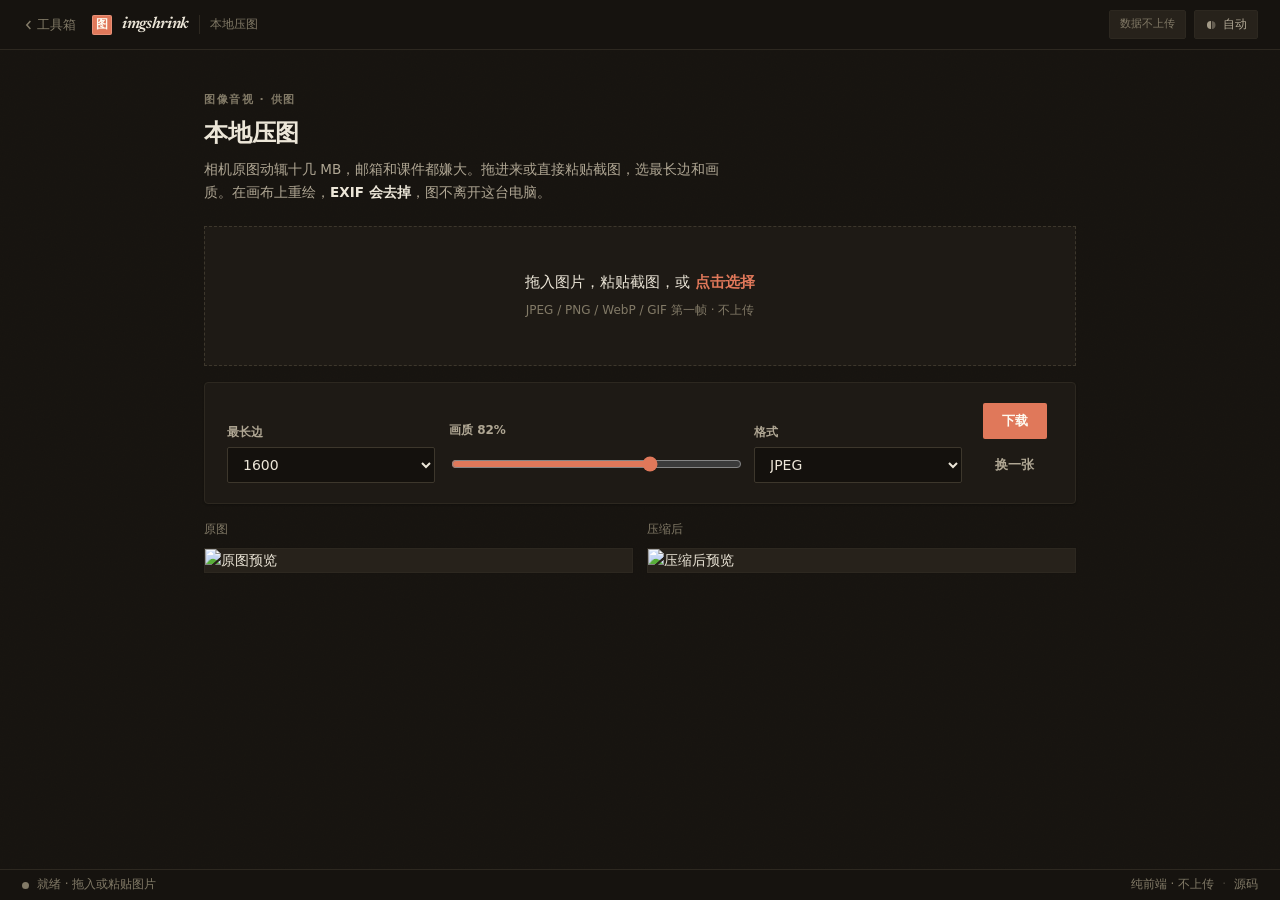
<file: imgshrink/index.html>
<!doctype html>
<html lang="zh-CN" data-theme="auto">
<head>
<meta charset="utf-8" />
<meta name="viewport" content="width=device-width, initial-scale=1" />
<title>imgshrink — 本地压图：供图、课件、邮件附件 | newsroom-kit</title>
<meta name="description" content="把相机原图、截图压到能当邮件附件或课件插图。选最长边和画质，导出 JPEG 或 WebP。画布重绘，EXIF 一并去掉。图片不上传。" />
<meta name="keywords" content="图片压缩,本地压图,邮件附件,WebP,JPEG,去EXIF,供图,课件插图" />
<meta name="author" content="icgma" />
<meta name="theme-color" media="(prefers-color-scheme: light)" content="#f6f4ee" />
<meta name="theme-color" media="(prefers-color-scheme: dark)" content="#171410" />
<link rel="canonical" href="https://icgma.github.io/newsroom-kit/imgshrink/" />
<meta property="og:type" content="website" />
<meta property="og:site_name" content="newsroom-kit 便携工具箱" />
<meta property="og:title" content="imgshrink — 本地压图" />
<meta property="og:description" content="原图拖进来，压到能发邮件。EXIF 去掉，图片不上传。" />
<meta property="og:url" content="https://icgma.github.io/newsroom-kit/imgshrink/" />
<meta property="og:image" content="https://icgma.github.io/newsroom-kit/assets/og-imgshrink.png" />
<meta property="og:locale" content="zh_CN" />
<meta name="twitter:card" content="summary_large_image" />
<meta name="twitter:title" content="imgshrink — 本地压图" />
<meta name="twitter:description" content="供图、课件、附件。压完本机下载。" />
<meta name="twitter:image" content="https://icgma.github.io/newsroom-kit/assets/og-imgshrink.png" />
<script type="application/ld+json">
{
  "@context": "https://schema.org",
  "@type": "WebApplication",
  "name": "imgshrink — 本地压图",
  "url": "https://icgma.github.io/newsroom-kit/imgshrink/",
  "applicationCategory": "UtilitiesApplication",
  "operatingSystem": "Web",
  "browserRequirements": "Requires JavaScript",
  "inLanguage": "zh-CN",
  "description": "在浏览器本地压缩图片，控制最长边与画质，导出 JPEG / WebP 并去除 EXIF。",
  "offers": { "@type": "Offer", "price": "0", "priceCurrency": "CNY" },
  "isPartOf": { "@type": "WebSite", "name": "newsroom-kit 便携工具箱", "url": "https://icgma.github.io/newsroom-kit/" }
}
</script>
<link rel="icon" href="data:image/svg+xml,%3Csvg xmlns='http://www.w3.org/2000/svg' viewBox='0 0 32 32'%3E%3Crect width='32' height='32' fill='%23b23a29'/%3E%3Ctext x='16' y='23' font-family='Georgia,serif' font-style='italic' font-size='18' fill='%23fdf9f0' text-anchor='middle'%3Ei%3C/text%3E%3C/svg%3E" />
<link rel="stylesheet" href="styles.css" />
</head>
<body>
<div class="page">

  <header class="topbar">
    <div class="brand">
      <a class="back-link" href="../index.html" title="返回工具箱">
        <svg viewBox="0 0 16 16" width="12" height="12" aria-hidden="true"><path fill="currentColor" d="M10.5 2 5 8l5.5 6 1.4-1.4L7.8 8l4.1-4.6Z"/></svg>
        工具箱
      </a>
      <span class="seal" aria-hidden="true">图</span>
      <span class="wordmark">imgshrink</span>
      <span class="tag">本地压图</span>
    </div>
    <div class="topbar-right">
      <span class="chip" title="图片只在本机处理">
        <span class="chip-label">数据不上传</span>
      </span>
      <button class="theme-toggle" id="themeToggle" type="button" title="切换主题">
        <svg class="ico-auto" viewBox="0 0 16 16" width="12" height="12" aria-hidden="true"><path fill="currentColor" d="M8 1a7 7 0 1 0 0 14A7 7 0 0 1 8 1Zm0 1.6A5.4 5.4 0 0 0 8 13.4V2.6Z" opacity=".9"/><path fill="currentColor" d="M8 1a7 7 0 1 0 0 14A7 7 0 0 1 8 1Zm1.2 1.63a5.4 5.4 0 0 1 0 10.74V2.63Z" opacity=".45"/></svg>
        <svg class="ico-sun" viewBox="0 0 16 16" width="12" height="12" aria-hidden="true"><path fill="currentColor" d="M8 11a3 3 0 1 0 0-6 3 3 0 0 0 0 6Zm0-8.5V.8m0 14.4v-1.7m3.9-9.6 1.2-1.2M2.9 13.1l1.2-1.2m0-7.8L2.9 2.9m10.2 10.2-1.2-1.2M13.5 8h1.7M.8 8h1.7"/></svg>
        <svg class="ico-moon" viewBox="0 0 16 16" width="12" height="12" aria-hidden="true"><path fill="currentColor" d="M6.5 2A6 6 0 0 0 8 13.9 6 6 0 0 1 6.5 2Zm2.8-.9a7.5 7.5 0 1 0 5.6 9.3 6 6 0 0 1-5.6-9.3Z"/></svg>
        <span id="themeLabel">自动</span>
      </button>
    </div>
  </header>

  <main class="main" id="mainUI">
    <div class="intro">
      <p class="eyebrow">图像音视 · 供图</p>
      <h1 class="page-title">本地压图</h1>
      <p class="page-desc">相机原图动辄十几 MB，邮箱和课件都嫌大。拖进来或直接粘贴截图，选最长边和画质。在画布上重绘，<strong>EXIF 会去掉</strong>，图不离开这台电脑。</p>
    </div>

    <div class="dropzone" id="dropzone" tabindex="0" role="button" aria-label="选择或拖入图片">
      <p class="dz-text">拖入图片，粘贴截图，或 <span class="dz-link">点击选择</span></p>
      <p class="dz-hint">JPEG / PNG / WebP / GIF 第一帧 · 不上传</p>
      <input type="file" id="fileInput" accept="image/*" hidden />
    </div>

    <div class="controls panel panel-pad" id="controls" hidden>
      <div class="field">
        <label for="maxEdge">最长边</label>
        <select id="maxEdge" class="input">
          <option value="1280">1280</option>
          <option value="1600" selected>1600</option>
          <option value="1920">1920</option>
          <option value="2560">2560</option>
          <option value="0">不缩放</option>
        </select>
      </div>
      <div class="field">
        <label for="quality">画质 <span id="qualityLabel" class="num">82%</span></label>
        <input id="quality" class="range" type="range" min="50" max="95" value="82" />
      </div>
      <div class="field">
        <label for="mime">格式</label>
        <select id="mime" class="input">
          <option value="image/jpeg" selected>JPEG</option>
          <option value="image/webp">WebP</option>
        </select>
      </div>
      <div class="field field-action">
        <button class="btn btn-primary" data-act="download" type="button">下载</button>
        <button class="btn btn-ghost" data-act="reset" type="button">换一张</button>
      </div>
    </div>

    <div class="compare" id="compare" hidden>
      <figure>
        <figcaption>原图 <span id="srcMeta" class="num"></span></figcaption>
        <img id="srcImg" alt="原图预览" />
      </figure>
      <figure>
        <figcaption>压缩后 <span id="outMeta" class="num"></span></figcaption>
        <img id="outImg" alt="压缩后预览" />
      </figure>
    </div>
  </main>

  <footer class="statusbar">
    <span class="statusbar-left">
      <span class="status-dot ready" id="statusDot"></span>
      <span id="statusText" aria-live="polite">就绪</span>
    </span>
    <span class="statusbar-right">
      <span>纯前端 · 不上传</span>
      <span class="sep">·</span>
      <a href="https://github.com/icgma/newsroom-kit" target="_blank" rel="noopener">源码</a>
    </span>
  </footer>
</div>
<script src="app.js" defer></script>
</body>
</html>
</file>
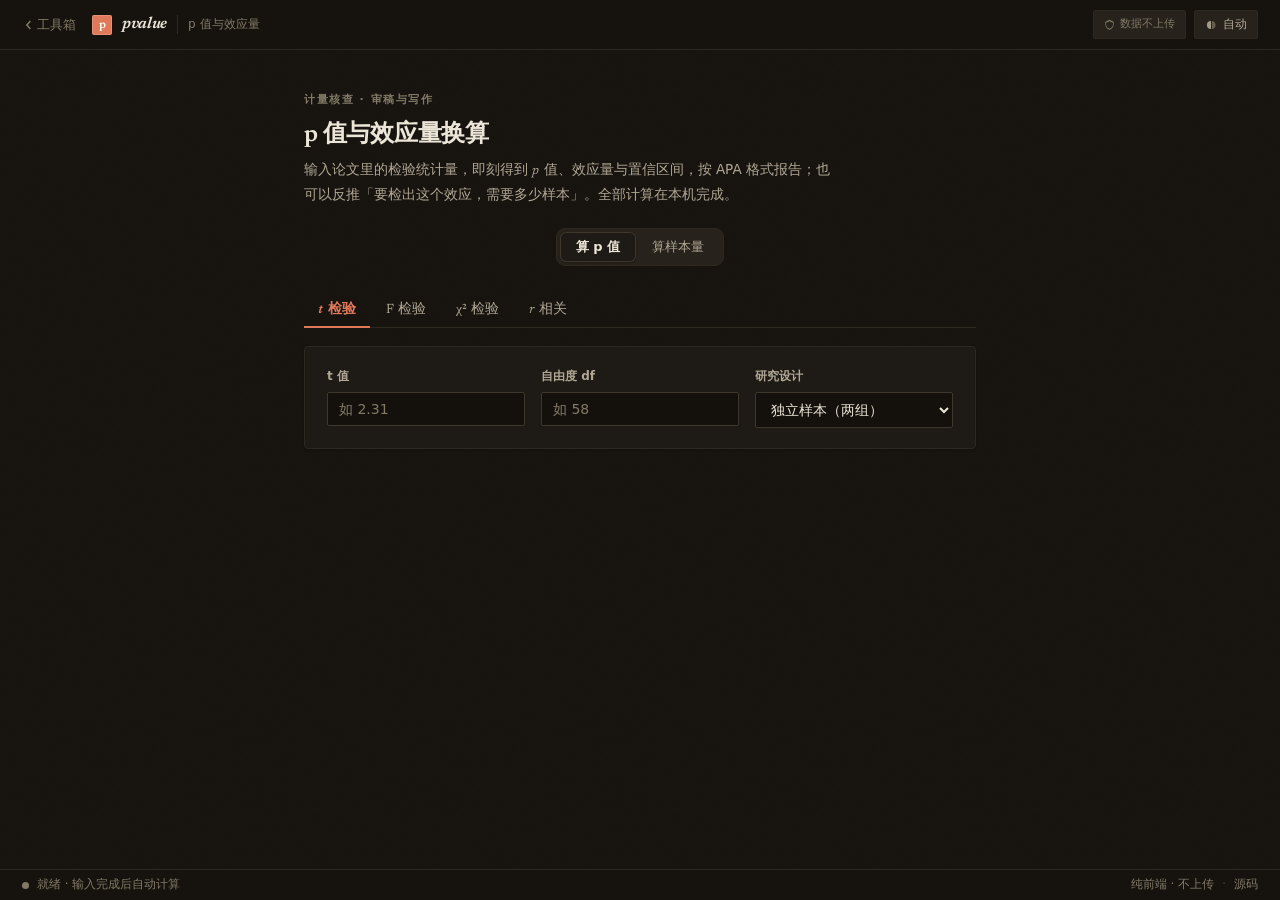
<file: pvalue/index.html>
<!doctype html>
<html lang="zh-CN" data-theme="auto">
<head>
<meta charset="utf-8" />
<meta name="viewport" content="width=device-width, initial-scale=1" />
<title>pvalue — p 值、效应量与样本量在线计算 | newsroom-kit</title>
<meta name="description" content="输入 t / F / χ² / r 统计量，即刻得到 p 值、效应量（Cohen's d、η²、ω²、Cramér's V）与 95% 置信区间，按 APA 格式报告；亦可反推所需样本量。与 G*Power 对基准的精确计算，纯浏览器运行。" />
<meta name="keywords" content="p值计算,效应量,Cohen's d,样本量,功效分析,eta方,卡方检验,t检验,置信区间,APA,统计检验,在线统计" />
<meta name="author" content="icgma" />
<meta name="theme-color" media="(prefers-color-scheme: light)" content="#f6f4ee" />
<meta name="theme-color" media="(prefers-color-scheme: dark)" content="#171410" />
<link rel="canonical" href="https://icgma.github.io/newsroom-kit/pvalue/" />
<meta property="og:type" content="website" />
<meta property="og:site_name" content="newsroom-kit 便携工具箱" />
<meta property="og:title" content="pvalue — p 值与效应量换算" />
<meta property="og:description" content="t / F / χ² / r → p 值、效应量、置信区间；反向功效分析算样本量。APA 格式报告。" />
<meta property="og:url" content="https://icgma.github.io/newsroom-kit/pvalue/" />
<meta property="og:image" content="https://icgma.github.io/newsroom-kit/assets/og-pvalue.png" />
<meta property="og:locale" content="zh_CN" />
<meta name="twitter:card" content="summary_large_image" />
<meta name="twitter:title" content="pvalue — p 值与效应量换算" />
<meta name="twitter:description" content="统计量进，APA 报告出；功效分析算样本量。全部本地计算。" />
<meta name="twitter:image" content="https://icgma.github.io/newsroom-kit/assets/og-pvalue.png" />
<script type="application/ld+json">
{
  "@context": "https://schema.org",
  "@type": "WebApplication",
  "name": "pvalue — p 值与效应量换算",
  "url": "https://icgma.github.io/newsroom-kit/pvalue/",
  "applicationCategory": "UtilitiesApplication",
  "operatingSystem": "Web",
  "browserRequirements": "Requires JavaScript",
  "inLanguage": "zh-CN",
  "description": "输入 t/F/χ²/r 统计量计算 p 值、效应量与置信区间，或反推所需样本量；APA 格式报告。",
  "offers": { "@type": "Offer", "price": "0", "priceCurrency": "CNY" },
  "isPartOf": { "@type": "WebSite", "name": "newsroom-kit 便携工具箱", "url": "https://icgma.github.io/newsroom-kit/" }
}
</script>
<link rel="icon" href="data:image/svg+xml,%3Csvg xmlns='http://www.w3.org/2000/svg' viewBox='0 0 32 32'%3E%3Crect width='32' height='32' rx='6' fill='%23b23a29'/%3E%3Ctext x='16' y='23' font-family='Georgia,serif' font-style='italic' font-size='20' fill='%23fdf9f0' text-anchor='middle'%3Ep%3C/text%3E%3C/svg%3E" />
<link rel="stylesheet" href="styles.css" />
</head>
<body>
<div class="page">

  <header class="topbar">
    <div class="brand">
      <a class="back-link" href="../index.html" title="返回工具箱">
        <svg viewBox="0 0 16 16" width="12" height="12" aria-hidden="true"><path fill="currentColor" d="M10.5 2 5 8l5.5 6 1.4-1.4L7.8 8l4.1-4.6Z"/></svg>
        工具箱
      </a>
      <span class="seal" aria-hidden="true">p</span>
      <span class="wordmark">pvalue</span>
      <span class="tag">p 值与效应量</span>
    </div>
    <div class="topbar-right">
      <span class="chip" title="所有计算在本机浏览器完成">
        <svg viewBox="0 0 16 16" width="11" height="11" aria-hidden="true"><path fill="currentColor" d="M8 1 2 4v4c0 3.6 2.6 6.8 6 7.8 3.4-1 6-4.2 6-7.8V4L8 1Zm0 2.2L13 5.4v2.6c0 2.8-2 5.3-5 6.2-3-.9-5-3.4-5-6.2V5.4L8 3.2Z"/></svg>
        <span class="chip-label">数据不上传</span>
      </span>
      <button class="theme-toggle" id="themeToggle" type="button" title="切换主题">
        <svg class="ico-auto" viewBox="0 0 16 16" width="12" height="12" aria-hidden="true"><path fill="currentColor" d="M8 1a7 7 0 1 0 0 14A7 7 0 0 1 8 1Zm0 1.6A5.4 5.4 0 0 0 8 13.4V2.6Z" opacity=".9"/><path fill="currentColor" d="M8 1a7 7 0 1 0 0 14A7 7 0 0 1 8 1Zm1.2 1.63a5.4 5.4 0 0 1 0 10.74V2.63Z" opacity=".45"/></svg>
        <svg class="ico-sun" viewBox="0 0 16 16" width="12" height="12" aria-hidden="true"><path fill="currentColor" d="M8 11a3 3 0 1 0 0-6 3 3 0 0 0 0 6Zm0-8.5V.8m0 14.4v-1.7m3.9-9.6 1.2-1.2M2.9 13.1l1.2-1.2m0-7.8L2.9 2.9m10.2 10.2-1.2-1.2M13.5 8h1.7M.8 8h1.7"/></svg>
        <svg class="ico-moon" viewBox="0 0 16 16" width="12" height="12" aria-hidden="true"><path fill="currentColor" d="M6.5 2A6 6 0 0 0 8 13.9 6 6 0 0 1 6.5 2Zm2.8-.9a7.5 7.5 0 1 0 5.6 9.3 6 6 0 0 1-5.6-9.3Z"/></svg>
        <span id="themeLabel">自动</span>
      </button>
    </div>
  </header>

  <main class="main" id="mainUI">

    <div class="intro">
      <p class="eyebrow">计量核查 · 审稿与写作</p>
      <h1 class="page-title">p 值与效应量换算</h1>
      <p class="page-desc">输入论文里的检验统计量，即刻得到 <span class="st">p</span> 值、效应量与置信区间，按 APA 格式报告；也可以反推「要检出这个效应，需要多少样本」。全部计算在本机完成。</p>
    </div>

    <div class="mode-row">
      <div class="segmented" id="modeSwitch" role="group" aria-label="计算模式">
        <button class="seg active" data-act="mode-pvalue" type="button">算 p 值</button>
        <button class="seg" data-act="mode-power" type="button">算样本量</button>
      </div>
    </div>

    <!-- ── 模式一：算 p 值 ─────────────────────────────────── -->
    <section id="panelPvalue" aria-label="p 值计算">
      <nav class="tabs" id="testTabs" role="tablist" aria-label="检验类型">
        <button class="tab active" data-act="test-t" role="tab" aria-selected="true" type="button"><span class="st">t</span> 检验</button>
        <button class="tab" data-act="test-F" role="tab" aria-selected="false" type="button"><span class="st-up">F</span> 检验</button>
        <button class="tab" data-act="test-chi2" role="tab" aria-selected="false" type="button"><span class="st-up">χ²</span> 检验</button>
        <button class="tab" data-act="test-r" role="tab" aria-selected="false" type="button"><span class="st">r</span> 相关</button>
      </nav>

      <div class="panel panel-pad">
        <div class="field-grid" id="inputFields"></div>
      </div>

      <div class="output" id="outputPvalue" hidden>
        <div class="statline">
          <span class="statline-main num" id="resultStatline"></span>
          <span class="stars" id="resultStars" aria-hidden="true"></span>
        </div>
        <div class="result-grid" id="resultGrid"></div>
        <div class="copyline" id="reportLine">
          <div class="copyline-text" id="reportText"></div>
          <button class="copy-btn" data-act="copy-report" type="button">复制</button>
        </div>
        <p class="footnote" id="resultFootnote"></p>
      </div>
    </section>

    <!-- ── 模式二：算样本量 ────────────────────────────────── -->
    <section id="panelPower" hidden aria-label="功效分析">
      <nav class="tabs" id="powerTabs" role="tablist" aria-label="检验类型">
        <button class="tab active" data-act="power-t" role="tab" aria-selected="true" type="button"><span class="st">t</span>（<span class="st">d</span>）</button>
        <button class="tab" data-act="power-F" role="tab" aria-selected="false" type="button"><span class="st-up">F</span>（<span class="st">f</span>）</button>
        <button class="tab" data-act="power-chi2" role="tab" aria-selected="false" type="button"><span class="st-up">χ²</span>（<span class="st">w</span>）</button>
        <button class="tab" data-act="power-r" role="tab" aria-selected="false" type="button"><span class="st">r</span> 相关</button>
      </nav>

      <div class="panel panel-pad">
        <div class="field-grid" id="powerInputFields"></div>
        <div class="preset-row" id="presetRow">
          <span class="preset-label">Cohen 惯例：</span>
          <button class="btn btn-ghost btn-sm" data-act="preset-small" type="button">小效应</button>
          <button class="btn btn-ghost btn-sm" data-act="preset-medium" type="button">中效应</button>
          <button class="btn btn-ghost btn-sm" data-act="preset-large" type="button">大效应</button>
        </div>
      </div>

      <div class="output" id="outputPower" hidden>
        <div class="power-hero">
          <div class="power-n num" id="powerN">—</div>
          <div class="power-n-label" id="powerNLabel"></div>
        </div>
        <div class="result-grid" id="powerDetail"></div>
        <div class="copyline">
          <div class="copyline-text" id="powerReportText"></div>
          <button class="copy-btn" data-act="copy-power-report" type="button">复制</button>
        </div>
        <p class="footnote">α 与功效默认 0.05 / 0.80（Cohen 惯例）。样本量为满足目标功效的最小整数。</p>
      </div>
    </section>

  </main>

  <div class="api-result" id="apiResult" hidden></div>

  <footer class="statusbar">
    <span class="statusbar-left">
      <span class="status-dot ready" id="statusDot"></span>
      <span id="statusText" aria-live="polite">就绪</span>
    </span>
    <span class="statusbar-right">
      <span>纯前端 · 不上传</span>
      <span class="sep">·</span>
      <a href="https://github.com/icgma/newsroom-kit" target="_blank" rel="noopener">源码</a>
    </span>
  </footer>

</div>

<script src="lib/jstat.min.js" defer></script>
<script src="stats.js" defer></script>
<script src="app.js" defer></script>
</body>
</html>
</file>
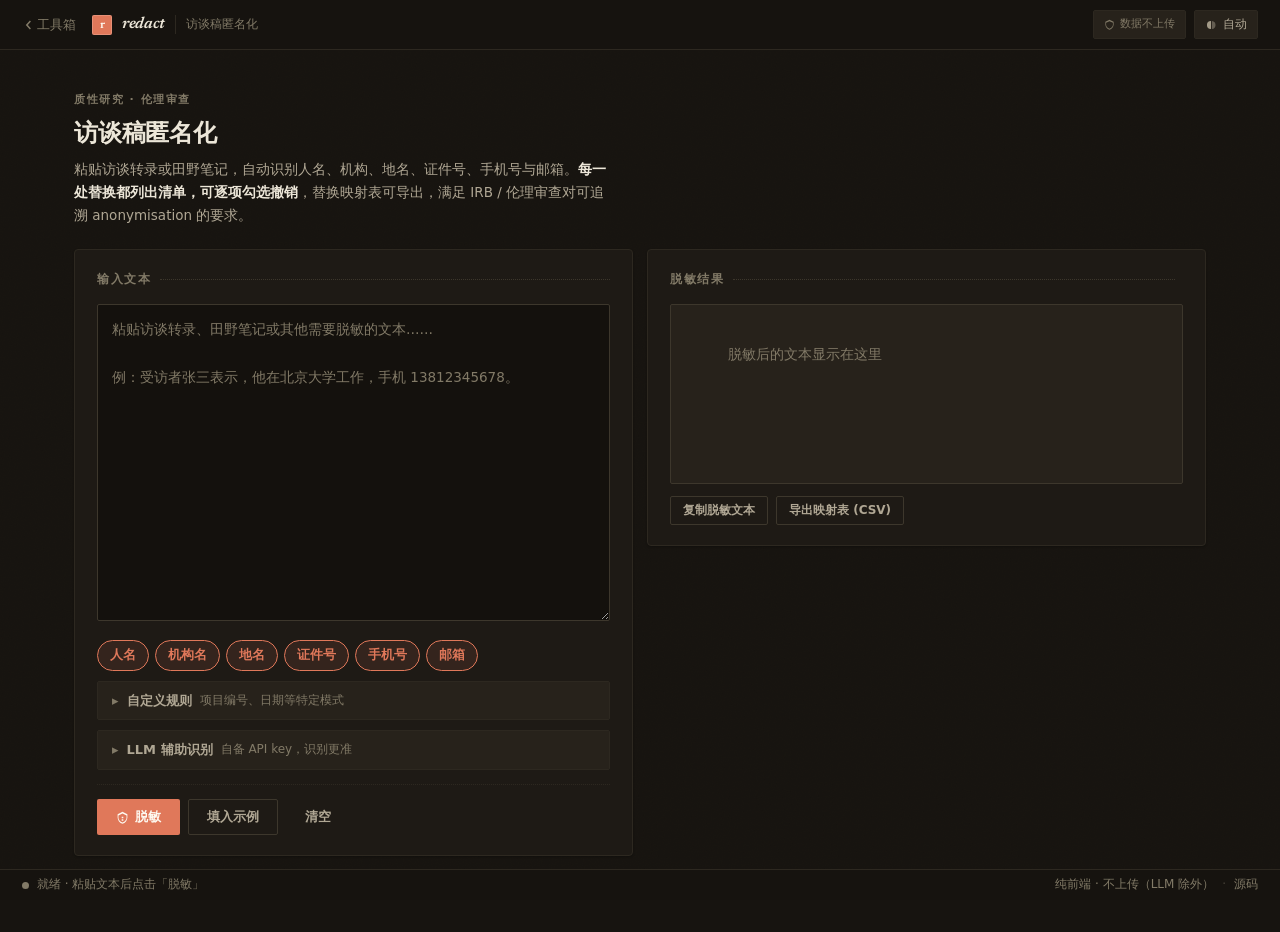
<file: redact/index.html>
<!doctype html>
<html lang="zh-CN" data-theme="auto">
<head>
<meta charset="utf-8" />
<meta name="viewport" content="width=device-width, initial-scale=1" />
<title>redact — 访谈稿匿名化·脱敏工具（IRB 伦理审查） | newsroom-kit</title>
<meta name="description" content="自动识别并脱敏访谈稿中的人名、机构、地名、身份证号、手机号、邮箱。每一处替换均可逐项复核撤销，导出替换映射表，满足 IRB / 伦理审查要求。纯浏览器运行，数据不上传。" />
<meta name="keywords" content="访谈脱敏,匿名化,伦理审查,IRB,人名识别,个人信息保护,质性研究,替换映射表,文本脱敏" />
<meta name="author" content="icgma" />
<meta name="theme-color" media="(prefers-color-scheme: light)" content="#f6f4ee" />
<meta name="theme-color" media="(prefers-color-scheme: dark)" content="#171410" />
<link rel="canonical" href="https://icgma.github.io/newsroom-kit/redact/" />
<meta property="og:type" content="website" />
<meta property="og:site_name" content="newsroom-kit 便携工具箱" />
<meta property="og:title" content="redact — 访谈稿匿名化" />
<meta property="og:description" content="人名 / 机构 / 地名 / 证件号自动识别，逐项复核，导出映射表，满足伦理审查。" />
<meta property="og:url" content="https://icgma.github.io/newsroom-kit/redact/" />
<meta property="og:image" content="https://icgma.github.io/newsroom-kit/assets/og-redact.png" />
<meta property="og:locale" content="zh_CN" />
<meta name="twitter:card" content="summary_large_image" />
<meta name="twitter:title" content="redact — 访谈稿匿名化" />
<meta name="twitter:description" content="访谈稿一键脱敏：逐项复核 + 映射表导出，IRB 伦理审查友好。" />
<meta name="twitter:image" content="https://icgma.github.io/newsroom-kit/assets/og-redact.png" />
<script type="application/ld+json">
{
  "@context": "https://schema.org",
  "@type": "WebApplication",
  "name": "redact — 访谈稿匿名化",
  "url": "https://icgma.github.io/newsroom-kit/redact/",
  "applicationCategory": "UtilitiesApplication",
  "operatingSystem": "Web",
  "browserRequirements": "Requires JavaScript",
  "inLanguage": "zh-CN",
  "description": "自动识别人名、机构、地名、证件号等个人信息并脱敏，支持逐项复核与映射表导出。",
  "offers": { "@type": "Offer", "price": "0", "priceCurrency": "CNY" },
  "isPartOf": { "@type": "WebSite", "name": "newsroom-kit 便携工具箱", "url": "https://icgma.github.io/newsroom-kit/" }
}
</script>
<link rel="icon" href="data:image/svg+xml,%3Csvg xmlns='http://www.w3.org/2000/svg' viewBox='0 0 32 32'%3E%3Crect width='32' height='32' rx='6' fill='%23b23a29'/%3E%3Ctext x='16' y='23' font-family='Georgia,serif' font-size='19' font-weight='bold' fill='%23fdf9f0' text-anchor='middle'%3Er%3C/text%3E%3C/svg%3E" />
<link rel="stylesheet" href="styles.css" />
</head>
<body>
<div class="page">

  <header class="topbar">
    <div class="brand">
      <a class="back-link" href="../index.html" title="返回工具箱">
        <svg viewBox="0 0 16 16" width="12" height="12" aria-hidden="true"><path fill="currentColor" d="M10.5 2 5 8l5.5 6 1.4-1.4L7.8 8l4.1-4.6Z"/></svg>
        工具箱
      </a>
      <span class="seal" aria-hidden="true">r</span>
      <span class="wordmark">redact</span>
      <span class="tag">访谈稿匿名化</span>
    </div>
    <div class="topbar-right">
      <span class="chip" title="所有处理在本机浏览器完成（LLM 除外，见下方说明）">
        <svg viewBox="0 0 16 16" width="11" height="11" aria-hidden="true"><path fill="currentColor" d="M8 1 2 4v4c0 3.6 2.6 6.8 6 7.8 3.4-1 6-4.2 6-7.8V4L8 1Zm0 2.2L13 5.4v2.6c0 2.8-2 5.3-5 6.2-3-.9-5-3.4-5-6.2V5.4L8 3.2Z"/></svg>
        <span class="chip-label">数据不上传</span>
      </span>
      <button class="theme-toggle" id="themeToggle" type="button" title="切换主题">
        <svg class="ico-auto" viewBox="0 0 16 16" width="12" height="12" aria-hidden="true"><path fill="currentColor" d="M8 1a7 7 0 1 0 0 14A7 7 0 0 1 8 1Zm0 1.6A5.4 5.4 0 0 0 8 13.4V2.6Z" opacity=".9"/><path fill="currentColor" d="M8 1a7 7 0 1 0 0 14A7 7 0 0 1 8 1Zm1.2 1.63a5.4 5.4 0 0 1 0 10.74V2.63Z" opacity=".45"/></svg>
        <svg class="ico-sun" viewBox="0 0 16 16" width="12" height="12" aria-hidden="true"><path fill="currentColor" d="M8 11a3 3 0 1 0 0-6 3 3 0 0 0 0 6Zm0-8.5V.8m0 14.4v-1.7m3.9-9.6 1.2-1.2M2.9 13.1l1.2-1.2m0-7.8L2.9 2.9m10.2 10.2-1.2-1.2M13.5 8h1.7M.8 8h1.7"/></svg>
        <svg class="ico-moon" viewBox="0 0 16 16" width="12" height="12" aria-hidden="true"><path fill="currentColor" d="M6.5 2A6 6 0 0 0 8 13.9 6 6 0 0 1 6.5 2Zm2.8-.9a7.5 7.5 0 1 0 5.6 9.3 6 6 0 0 1-5.6-9.3Z"/></svg>
        <span id="themeLabel">自动</span>
      </button>
    </div>
  </header>

  <main class="main" id="mainUI">

    <div class="intro">
      <p class="eyebrow">质性研究 · 伦理审查</p>
      <h1 class="page-title">访谈稿匿名化</h1>
      <p class="page-desc">粘贴访谈转录或田野笔记，自动识别人名、机构、地名、证件号、手机号与邮箱。<strong>每一处替换都列出清单，可逐项勾选撤销</strong>，替换映射表可导出，满足 IRB / 伦理审查对可追溯 anonymisation 的要求。</p>
    </div>

    <div class="two-pane">

      <!-- ── 左：输入 ─────────────────────────────────── -->
      <section class="pane panel panel-pad" aria-label="输入">
        <h2 class="panel-title">输入文本</h2>
        <textarea id="inputText" class="source-text" rows="12"
          placeholder="粘贴访谈转录、田野笔记或其他需要脱敏的文本……&#10;&#10;例：受访者张三表示，他在北京大学工作，手机 13812345678。"></textarea>

        <div class="cat-row" id="categoryPills" role="group" aria-label="识别类别">
          <label class="pill"><input type="checkbox" checked data-cat="person" /><span>人名</span></label>
          <label class="pill"><input type="checkbox" checked data-cat="org" /><span>机构名</span></label>
          <label class="pill"><input type="checkbox" checked data-cat="place" /><span>地名</span></label>
          <label class="pill"><input type="checkbox" checked data-cat="idcard" /><span>证件号</span></label>
          <label class="pill"><input type="checkbox" checked data-cat="phone" /><span>手机号</span></label>
          <label class="pill"><input type="checkbox" checked data-cat="email" /><span>邮箱</span></label>
        </div>

        <details class="fold" id="customRulesSection">
          <summary>自定义规则 <span class="fold-hint">项目编号、日期等特定模式</span></summary>
          <div class="fold-body">
            <div id="customRulesList" class="rules-list"></div>
            <div class="rule-add">
              <input type="text" id="newRulePattern" class="input" placeholder="正则表达式，如 \d{4}-\d{2}-\d{2}" />
              <input type="text" id="newRuleLabel" class="input rule-label" placeholder="标签，如 项目编号" />
              <button class="btn btn-secondary btn-sm" data-act="add-rule" type="button">添加</button>
            </div>
          </div>
        </details>

        <details class="fold" id="llmSection">
          <summary>LLM 辅助识别 <span class="fold-hint">自备 API key，识别更准</span></summary>
          <div class="fold-body">
            <div class="llm-grid">
              <div class="field">
                <label for="llmEndpoint">API 地址</label>
                <input type="url" id="llmEndpoint" class="input" placeholder="https://api.openai.com/v1/chat/completions" value="https://api.openai.com/v1/chat/completions" />
              </div>
              <div class="field">
                <label for="llmApiKey">API Key</label>
                <input type="password" id="llmApiKey" class="input" placeholder="sk-…（只保存在本机）" />
              </div>
              <div class="field">
                <label for="llmModel">模型</label>
                <input type="text" id="llmModel" class="input" placeholder="gpt-4o-mini / deepseek-chat …" value="gpt-4o-mini" />
              </div>
            </div>
            <p class="llm-note">启用后点击「脱敏」时，文本会发送到你填写的 API 端点做命名实体识别；正则与 LLM 结果合并，LLM 优先。不发往其他任何地方。</p>
          </div>
        </details>

        <div class="action-row">
          <button class="btn btn-primary" data-act="redact" type="button">
            <svg viewBox="0 0 16 16" width="13" height="13" aria-hidden="true"><path fill="currentColor" d="M8 1 2 4v4c0 3.6 2.6 6.8 6 7.8 3.4-1 6-4.2 6-7.8V4L8 1Zm0 2.2L13 5.4v2.6c0 2.8-2 5.3-5 6.2-3-.9-5-3.4-5-6.2V5.4L8 3.2ZM7 7v2h2V7H7Zm0 3v2h2v-2H7Z"/></svg>
            脱敏
          </button>
          <button class="btn btn-secondary" data-act="sample" type="button">填入示例</button>
          <button class="btn btn-ghost" data-act="clear" type="button">清空</button>
        </div>
      </section>

      <!-- ── 右：输出与复核 ───────────────────────────── -->
      <section class="pane panel panel-pad" aria-label="脱敏结果">
        <div class="pane-head-row">
          <h2 class="panel-title">脱敏结果</h2>
          <span class="pane-meta" id="resultMeta"></span>
        </div>
        <div class="output-text" id="outputText">
          <span class="placeholder">脱敏后的文本显示在这里</span>
        </div>

        <div class="output-actions" id="outputActions" hidden>
          <button class="btn btn-secondary btn-sm" data-act="copy-redacted" type="button">复制脱敏文本</button>
          <button class="btn btn-secondary btn-sm" data-act="export-csv" type="button">导出映射表 (CSV)</button>
        </div>

        <div class="review" id="reviewSection" hidden>
          <h3 class="review-title">逐项复核 <span class="fold-hint">取消勾选即还原该项</span></h3>
          <div class="kit-table-wrap">
            <table class="kit-table review-table">
              <thead>
                <tr><th class="th-check"></th><th>原始文本</th><th>替换为</th><th>类型</th><th>来源</th><th>次数</th></tr>
              </thead>
              <tbody id="reviewBody"></tbody>
            </table>
          </div>
          <p class="footnote">正则识别宁可漏判、不可错杀；漏掉的可点「编辑」手工处理。导出的 CSV 即伦理审查要求的替换映射表（re-identification key），请与脱敏稿分开保存。</p>
        </div>
      </section>

    </div>
  </main>

  <div class="api-result" id="apiResult" hidden></div>

  <footer class="statusbar">
    <span class="statusbar-left">
      <span class="status-dot ready" id="statusDot"></span>
      <span id="statusText" aria-live="polite">就绪</span>
    </span>
    <span class="statusbar-right">
      <span>纯前端 · 不上传（LLM 除外）</span>
      <span class="sep">·</span>
      <a href="https://github.com/icgma/newsroom-kit" target="_blank" rel="noopener">源码</a>
    </span>
  </footer>

</div>

<script src="redact.js" defer></script>
<script src="app.js" defer></script>
</body>
</html>
</file>
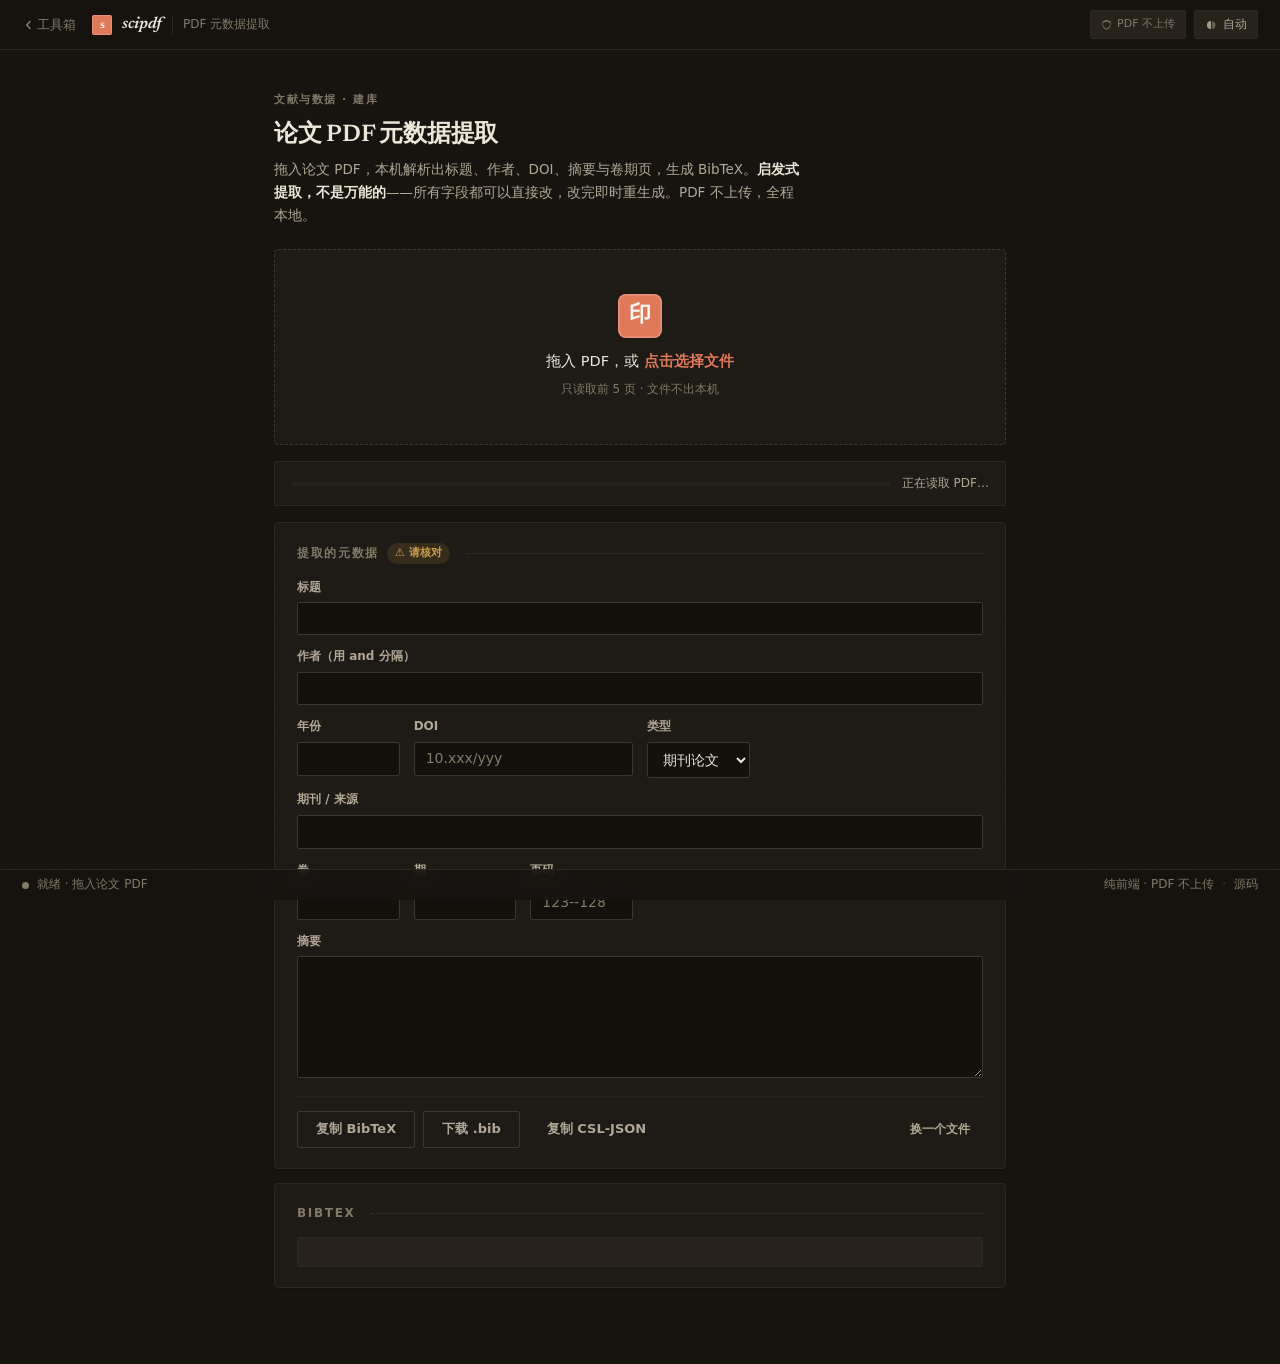
<file: scipdf/index.html>
<!doctype html>
<html lang="zh-CN" data-theme="auto">
<head>
<meta charset="utf-8" />
<meta name="viewport" content="width=device-width, initial-scale=1" />
<title>scipdf — 论文 PDF 元数据提取→BibTeX | newsroom-kit</title>
<meta name="description" content="拖入论文 PDF，在浏览器中本地提取标题、作者、DOI、摘要与卷期页，生成 BibTeX / CSL-JSON。启发式提取，字段可核对可修改，PDF 不上传。" />
<meta name="keywords" content="PDF元数据,论文PDF,BibTeX生成,DOI提取,文献管理,引用格式,CSL-JSON,卷期页" />
<meta name="author" content="icgma" />
<meta name="theme-color" media="(prefers-color-scheme: light)" content="#f6f4ee" />
<meta name="theme-color" media="(prefers-color-scheme: dark)" content="#171410" />
<link rel="canonical" href="https://icgma.github.io/newsroom-kit/scipdf/" />
<meta property="og:type" content="website" />
<meta property="og:site_name" content="newsroom-kit 便携工具箱" />
<meta property="og:title" content="scipdf — PDF 元数据提取" />
<meta property="og:description" content="拖入论文 PDF → 标题 · 作者 · DOI · 卷期页，生成 BibTeX。全程本地。" />
<meta property="og:url" content="https://icgma.github.io/newsroom-kit/scipdf/" />
<meta property="og:image" content="https://icgma.github.io/newsroom-kit/assets/og-scipdf.png" />
<meta property="og:locale" content="zh_CN" />
<meta name="twitter:card" content="summary_large_image" />
<meta name="twitter:title" content="scipdf — PDF 元数据提取" />
<meta name="twitter:description" content="PDF 拖进来，BibTeX 出去，不上传任何文件。" />
<meta name="twitter:image" content="https://icgma.github.io/newsroom-kit/assets/og-scipdf.png" />
<script type="application/ld+json">
{
  "@context": "https://schema.org",
  "@type": "WebApplication",
  "name": "scipdf — 论文 PDF 元数据提取",
  "url": "https://icgma.github.io/newsroom-kit/scipdf/",
  "applicationCategory": "UtilitiesApplication",
  "operatingSystem": "Web",
  "browserRequirements": "Requires JavaScript",
  "inLanguage": "zh-CN",
  "description": "本地解析论文 PDF，提取标题、作者、DOI、摘要与卷期页，生成 BibTeX 与 CSL-JSON。",
  "offers": { "@type": "Offer", "price": "0", "priceCurrency": "CNY" },
  "isPartOf": { "@type": "WebSite", "name": "newsroom-kit 便携工具箱", "url": "https://icgma.github.io/newsroom-kit/" }
}
</script>
<link rel="icon" href="data:image/svg+xml,%3Csvg xmlns='http://www.w3.org/2000/svg' viewBox='0 0 32 32'%3E%3Crect width='32' height='32' rx='6' fill='%23b23a29'/%3E%3Ctext x='16' y='23' font-family='Georgia,serif' font-size='19' font-weight='bold' fill='%23fdf9f0' text-anchor='middle'%3Es%3C/text%3E%3C/svg%3E" />
<link rel="stylesheet" href="styles.css" />
</head>
<body>
<div class="page">

  <header class="topbar">
    <div class="brand">
      <a class="back-link" href="../index.html" title="返回工具箱">
        <svg viewBox="0 0 16 16" width="12" height="12" aria-hidden="true"><path fill="currentColor" d="M10.5 2 5 8l5.5 6 1.4-1.4L7.8 8l4.1-4.6Z"/></svg>
        工具箱
      </a>
      <span class="seal" aria-hidden="true">s</span>
      <span class="wordmark">scipdf</span>
      <span class="tag">PDF 元数据提取</span>
    </div>
    <div class="topbar-right">
      <span class="chip" title="PDF 在本机解析，不上传任何服务器">
        <svg viewBox="0 0 16 16" width="11" height="11" aria-hidden="true"><path fill="currentColor" d="M8 1 2 4v4c0 3.6 2.6 6.8 6 7.8 3.4-1 6-4.2 6-7.8V4L8 1Zm0 2.2L13 5.4v2.6c0 2.8-2 5.3-5 6.2-3-.9-5-3.4-5-6.2V5.4L8 3.2Z"/></svg>
        <span class="chip-label">PDF 不上传</span>
      </span>
      <button class="theme-toggle" id="themeToggle" type="button" title="切换主题">
        <svg class="ico-auto" viewBox="0 0 16 16" width="12" height="12" aria-hidden="true"><path fill="currentColor" d="M8 1a7 7 0 1 0 0 14A7 7 0 0 1 8 1Zm0 1.6A5.4 5.4 0 0 0 8 13.4V2.6Z" opacity=".9"/><path fill="currentColor" d="M8 1a7 7 0 1 0 0 14A7 7 0 0 1 8 1Zm1.2 1.63a5.4 5.4 0 0 1 0 10.74V2.63Z" opacity=".45"/></svg>
        <svg class="ico-sun" viewBox="0 0 16 16" width="12" height="12" aria-hidden="true"><path fill="currentColor" d="M8 11a3 3 0 1 0 0-6 3 3 0 0 0 0 6Zm0-8.5V.8m0 14.4v-1.7m3.9-9.6 1.2-1.2M2.9 13.1l1.2-1.2m0-7.8L2.9 2.9m10.2 10.2-1.2-1.2M13.5 8h1.7M.8 8h1.7"/></svg>
        <svg class="ico-moon" viewBox="0 0 16 16" width="12" height="12" aria-hidden="true"><path fill="currentColor" d="M6.5 2A6 6 0 0 0 8 13.9 6 6 0 0 1 6.5 2Zm2.8-.9a7.5 7.5 0 1 0 5.6 9.3 6 6 0 0 1-5.6-9.3Z"/></svg>
        <span id="themeLabel">自动</span>
      </button>
    </div>
  </header>

  <main class="main" id="mainUI">

    <div class="intro">
      <p class="eyebrow">文献与数据 · 建库</p>
      <h1 class="page-title">论文 PDF 元数据提取</h1>
      <p class="page-desc">拖入论文 PDF，本机解析出标题、作者、DOI、摘要与卷期页，生成 BibTeX。<strong>启发式提取，不是万能的</strong>——所有字段都可以直接改，改完即时重生成。PDF 不上传，全程本地。</p>
    </div>

    <div class="dropzone" id="dropzone" tabindex="0" role="button" aria-label="选择或拖入 PDF 文件">
      <span class="dz-seal" aria-hidden="true">印</span>
      <p class="dz-text">拖入 PDF，或 <span class="dz-link">点击选择文件</span></p>
      <p class="dz-hint">只读取前 5 页 · 文件不出本机</p>
      <input type="file" id="fileInput" accept="application/pdf,.pdf" hidden />
    </div>

    <div class="progress" id="progress" hidden role="status">
      <div class="progress-track"><div class="progress-fill" id="progressFill"></div></div>
      <span class="progress-text" id="progressText">正在读取 PDF…</span>
    </div>

    <div class="error-box panel panel-pad" id="errorBox" hidden>
      <p id="errorText"></p>
      <button class="btn btn-secondary btn-sm" data-act="dismiss-error" type="button">知道了</button>
    </div>

    <div class="results" id="results" hidden>

      <section class="panel panel-pad" aria-label="提取的元数据">
        <h2 class="panel-title">
          提取的元数据
          <span class="verify-badge" title="启发式提取，请逐项核对">⚠ 请核对</span>
          <span class="pane-meta" id="fileMeta"></span>
        </h2>

        <div class="meta-grid">
          <div class="field span-all">
            <label for="metaTitle">标题</label>
            <input type="text" id="metaTitle" class="input" />
          </div>
          <div class="field span-all">
            <label for="metaAuthors">作者（用 and 分隔）</label>
            <input type="text" id="metaAuthors" class="input" />
          </div>
          <div class="field">
            <label for="metaYear">年份</label>
            <input type="text" id="metaYear" class="input" />
          </div>
          <div class="field span-2">
            <label for="metaDoi">DOI</label>
            <input type="text" id="metaDoi" class="input" placeholder="10.xxx/yyy" />
          </div>
          <div class="field">
            <label for="metaType">类型</label>
            <select id="metaType" class="input">
              <option value="article">期刊论文</option>
              <option value="inproceedings">会议论文</option>
              <option value="book">书籍</option>
              <option value="phdthesis">博士论文</option>
              <option value="mastersthesis">硕士论文</option>
              <option value="misc">其他</option>
            </select>
          </div>
          <div class="field span-all">
            <label for="metaJournal">期刊 / 来源</label>
            <input type="text" id="metaJournal" class="input" />
          </div>
          <div class="field">
            <label for="metaVolume">卷</label>
            <input type="text" id="metaVolume" class="input" />
          </div>
          <div class="field">
            <label for="metaNumber">期</label>
            <input type="text" id="metaNumber" class="input" />
          </div>
          <div class="field">
            <label for="metaPages">页码</label>
            <input type="text" id="metaPages" class="input" placeholder="123--128" />
          </div>
          <div class="field span-all">
            <label for="metaAbstract">摘要</label>
            <textarea id="metaAbstract" class="input" rows="5"></textarea>
          </div>
        </div>

        <div class="meta-actions">
          <button class="btn btn-secondary" data-act="copy-bibtex" type="button">复制 BibTeX</button>
          <button class="btn btn-secondary" data-act="download-bib" type="button">下载 .bib</button>
          <button class="btn btn-ghost" data-act="copy-json" type="button">复制 CSL-JSON</button>
          <span class="flex-spacer"></span>
          <button class="btn btn-ghost btn-sm" data-act="reset" type="button">换一个文件</button>
        </div>
      </section>

      <section class="panel panel-pad bibtex-panel" aria-label="BibTeX">
        <h2 class="panel-title">BibTeX <span class="cite-key" id="citeKey"></span></h2>
        <pre id="bibtexOut" class="bibtex-out" aria-live="polite"></pre>
      </section>

    </div>

  </main>

  <div class="api-result" id="apiResult" hidden></div>

  <footer class="statusbar">
    <span class="statusbar-left">
      <span class="status-dot ready" id="statusDot"></span>
      <span id="statusText" aria-live="polite">就绪</span>
    </span>
    <span class="statusbar-right">
      <span>纯前端 · PDF 不上传</span>
      <span class="sep">·</span>
      <a href="https://github.com/icgma/newsroom-kit" target="_blank" rel="noopener">源码</a>
    </span>
  </footer>

</div>

<script src="scipdf.js" defer></script>
<script src="app.js" defer></script>
</body>
</html>
</file>
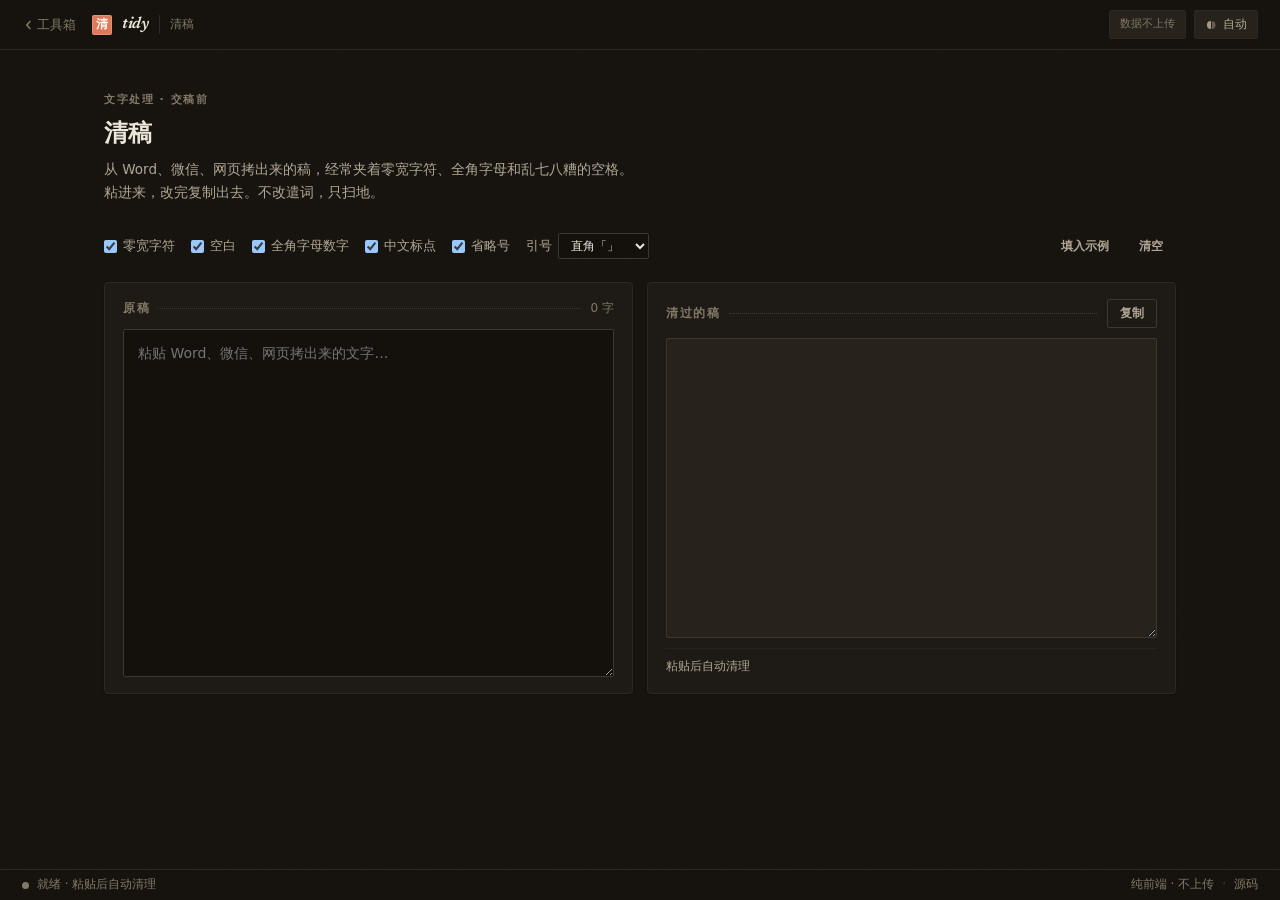
<file: tidy/index.html>
<!doctype html>
<html lang="zh-CN" data-theme="auto">
<head>
<meta charset="utf-8" />
<meta name="viewport" content="width=device-width, initial-scale=1" />
<title>tidy — 清稿：去零宽字符、全角字母、多余空白 | newsroom-kit</title>
<meta name="description" content="粘贴从 Word、微信、网页拷出来的稿。去掉零宽字符、全角字母数字、行尾空白和多余空行，把中文后的半角标点改成全角，引号统一成直角引号。全部在浏览器本地完成。" />
<meta name="keywords" content="清稿,去空格,零宽字符,全角半角,中文标点,引号,微信粘贴,Word粘贴,新闻改稿" />
<meta name="author" content="icgma" />
<meta name="theme-color" media="(prefers-color-scheme: light)" content="#f6f4ee" />
<meta name="theme-color" media="(prefers-color-scheme: dark)" content="#171410" />
<link rel="canonical" href="https://icgma.github.io/newsroom-kit/tidy/" />
<meta property="og:type" content="website" />
<meta property="og:site_name" content="newsroom-kit 便携工具箱" />
<meta property="og:title" content="tidy — 清稿" />
<meta property="og:description" content="Word / 微信粘出来的垃圾清掉。零宽字符、全角字母、多余空白、中文标点。" />
<meta property="og:url" content="https://icgma.github.io/newsroom-kit/tidy/" />
<meta property="og:image" content="https://icgma.github.io/newsroom-kit/assets/og-tidy.png" />
<meta property="og:locale" content="zh_CN" />
<meta name="twitter:card" content="summary_large_image" />
<meta name="twitter:title" content="tidy — 清稿" />
<meta name="twitter:description" content="粘进来，干净稿复制出去。数据不出本机。" />
<meta name="twitter:image" content="https://icgma.github.io/newsroom-kit/assets/og-tidy.png" />
<script type="application/ld+json">
{
  "@context": "https://schema.org",
  "@type": "WebApplication",
  "name": "tidy — 清稿",
  "url": "https://icgma.github.io/newsroom-kit/tidy/",
  "applicationCategory": "UtilitiesApplication",
  "operatingSystem": "Web",
  "browserRequirements": "Requires JavaScript",
  "inLanguage": "zh-CN",
  "description": "清理 Word、微信粘贴稿中的零宽字符、全角字母数字、多余空白，并统一中文标点与引号。",
  "offers": { "@type": "Offer", "price": "0", "priceCurrency": "CNY" },
  "isPartOf": { "@type": "WebSite", "name": "newsroom-kit 便携工具箱", "url": "https://icgma.github.io/newsroom-kit/" }
}
</script>
<link rel="icon" href="data:image/svg+xml,%3Csvg xmlns='http://www.w3.org/2000/svg' viewBox='0 0 32 32'%3E%3Crect width='32' height='32' fill='%23b23a29'/%3E%3Ctext x='16' y='23' font-family='Georgia,serif' font-style='italic' font-size='18' fill='%23fdf9f0' text-anchor='middle'%3Et%3C/text%3E%3C/svg%3E" />
<link rel="stylesheet" href="styles.css" />
</head>
<body>
<div class="page">

  <header class="topbar">
    <div class="brand">
      <a class="back-link" href="../index.html" title="返回工具箱">
        <svg viewBox="0 0 16 16" width="12" height="12" aria-hidden="true"><path fill="currentColor" d="M10.5 2 5 8l5.5 6 1.4-1.4L7.8 8l4.1-4.6Z"/></svg>
        工具箱
      </a>
      <span class="seal" aria-hidden="true">清</span>
      <span class="wordmark">tidy</span>
      <span class="tag">清稿</span>
    </div>
    <div class="topbar-right">
      <span class="chip" title="所有处理在本机浏览器完成">
        <span class="chip-label">数据不上传</span>
      </span>
      <button class="theme-toggle" id="themeToggle" type="button" title="切换主题">
        <svg class="ico-auto" viewBox="0 0 16 16" width="12" height="12" aria-hidden="true"><path fill="currentColor" d="M8 1a7 7 0 1 0 0 14A7 7 0 0 1 8 1Zm0 1.6A5.4 5.4 0 0 0 8 13.4V2.6Z" opacity=".9"/><path fill="currentColor" d="M8 1a7 7 0 1 0 0 14A7 7 0 0 1 8 1Zm1.2 1.63a5.4 5.4 0 0 1 0 10.74V2.63Z" opacity=".45"/></svg>
        <svg class="ico-sun" viewBox="0 0 16 16" width="12" height="12" aria-hidden="true"><path fill="currentColor" d="M8 11a3 3 0 1 0 0-6 3 3 0 0 0 0 6Zm0-8.5V.8m0 14.4v-1.7m3.9-9.6 1.2-1.2M2.9 13.1l1.2-1.2m0-7.8L2.9 2.9m10.2 10.2-1.2-1.2M13.5 8h1.7M.8 8h1.7"/></svg>
        <svg class="ico-moon" viewBox="0 0 16 16" width="12" height="12" aria-hidden="true"><path fill="currentColor" d="M6.5 2A6 6 0 0 0 8 13.9 6 6 0 0 1 6.5 2Zm2.8-.9a7.5 7.5 0 1 0 5.6 9.3 6 6 0 0 1-5.6-9.3Z"/></svg>
        <span id="themeLabel">自动</span>
      </button>
    </div>
  </header>

  <main class="main" id="mainUI">
    <div class="intro">
      <p class="eyebrow">文字处理 · 交稿前</p>
      <h1 class="page-title">清稿</h1>
      <p class="page-desc">从 Word、微信、网页拷出来的稿，经常夹着零宽字符、全角字母和乱七八糟的空格。粘进来，改完复制出去。不改遣词，只扫地。</p>
    </div>

    <div class="control-row">
      <div class="opts" role="group" aria-label="清理项">
        <label><input type="checkbox" data-opt="zw" checked /> 零宽字符</label>
        <label><input type="checkbox" data-opt="space" checked /> 空白</label>
        <label><input type="checkbox" data-opt="alnum" checked /> 全角字母数字</label>
        <label><input type="checkbox" data-opt="punct" checked /> 中文标点</label>
        <label><input type="checkbox" data-opt="ellipsis" checked /> 省略号</label>
        <label class="opt-quotes">引号
          <select id="quoteStyle" class="input" aria-label="引号样式">
            <option value="corner" selected>直角「」</option>
            <option value="curly">弯引号 “”</option>
            <option value="straight">直引号 ""</option>
            <option value="off">不动</option>
          </select>
        </label>
      </div>
      <div class="quick-actions">
        <button class="btn btn-ghost btn-sm" data-act="sample" type="button">填入示例</button>
        <button class="btn btn-ghost btn-sm" data-act="clear" type="button">清空</button>
      </div>
    </div>

    <div class="two-pane">
      <section class="pane panel" aria-label="原稿">
        <div class="pane-head">
          <h2 class="panel-title">原稿</h2>
          <span class="pane-meta num" id="inputMeta">0 字</span>
        </div>
        <textarea id="input" class="editor" spellcheck="false" aria-label="粘贴原稿" placeholder="粘贴 Word、微信、网页拷出来的文字…"></textarea>
      </section>
      <section class="pane panel" aria-label="清过的稿">
        <div class="pane-head">
          <h2 class="panel-title">清过的稿</h2>
          <div class="pane-actions">
            <button class="btn btn-secondary btn-sm" data-act="copy-out" type="button">复制</button>
          </div>
        </div>
        <textarea id="output" class="editor" spellcheck="false" readonly aria-label="清过的稿"></textarea>
        <p class="pane-status" id="summary">粘贴后自动清理</p>
      </section>
    </div>
  </main>

  <div class="api-result" id="apiResult" hidden></div>

  <footer class="statusbar">
    <span class="statusbar-left">
      <span class="status-dot ready" id="statusDot"></span>
      <span id="statusText" aria-live="polite">就绪</span>
    </span>
    <span class="statusbar-right">
      <span>纯前端 · 不上传</span>
      <span class="sep">·</span>
      <a href="https://github.com/icgma/newsroom-kit" target="_blank" rel="noopener">源码</a>
    </span>
  </footer>
</div>
<script src="tidy.js" defer></script>
<script src="app.js" defer></script>
</body>
</html>
</file>
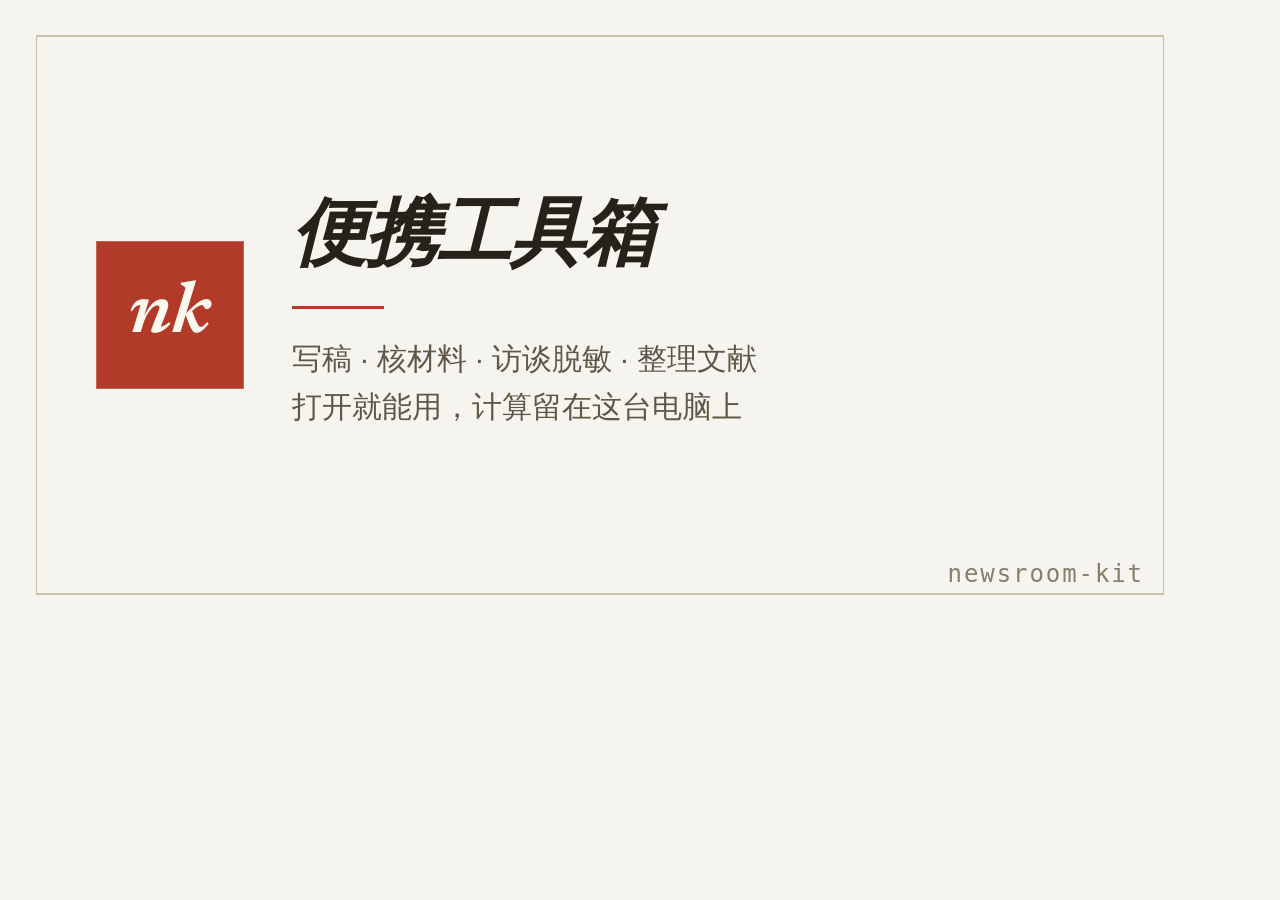
<file: tools/og-card.html>
<!doctype html>
<html lang="zh-CN">
<head>
<meta charset="utf-8" />
<title>og card</title>
<style>
  @font-face {
    font-family: "Newsreader";
    font-style: italic;
    font-weight: 600;
    src: url("../assets/fonts/newsreader-600-italic.woff2") format("woff2");
  }
  * { box-sizing: border-box; }
  html, body { margin: 0; }
  body {
    width: 1200px; height: 630px;
    background: #f6f4ee;
    color: #26221a;
    font-family: "Newsreader", "Palatino Linotype", Palatino, Georgia, "Songti SC", "Noto Serif CJK SC", SimSun, serif;
    display: flex; align-items: center;
    position: relative; overflow: hidden;
  }
  .frame {
    position: absolute; inset: 36px;
    border: 1px solid #c9c0ae;
    border-radius: 0;
    box-shadow: 0 1px 0 #c9c0ae, 0 -1px 0 #c9c0ae;
  }
  .inner { padding: 0 96px; width: 100%; display: flex; align-items: center; gap: 48px; }
  .seal {
    flex-shrink: 0;
    width: 148px; height: 148px;
    background: #b23a29;
    color: #fdf9f0;
    border-radius: 0;
    display: flex; align-items: center; justify-content: center;
    font-size: 72px; font-weight: 600; font-style: italic;
    box-shadow: inset 0 0 0 1px rgba(253,249,240,.22);
  }
  .text { min-width: 0; }
  h1 {
    margin: 0 0 22px;
    font-size: 74px; font-weight: 600; font-style: italic;
    letter-spacing: -.02em; line-height: 1.15;
  }
  .rule { width: 92px; height: 3px; background: #b23a29; border-radius: 0; margin-bottom: 26px; }
  .desc {
    margin: 0;
    font-size: 30px; line-height: 1.6;
    color: #5f5849;
    font-family: -apple-system, "PingFang SC", "Microsoft YaHei", sans-serif;
  }
  .site {
    position: absolute; right: 56px; bottom: 42px;
    font-size: 24px; color: #877e6c; letter-spacing: .08em;
    font-family: ui-monospace, Consolas, monospace;
  }
</style>
</head>
<body>
  <div class="frame" aria-hidden="true"></div>
  <div class="inner">
    <div class="seal" id="seal">nk</div>
    <div class="text">
      <h1 id="title">便携工具箱</h1>
      <div class="rule" aria-hidden="true"></div>
      <p class="desc" id="desc">写稿 · 核材料 · 访谈脱敏 · 整理文献<br>打开就能用，计算留在这台电脑上</p>
    </div>
  </div>
  <div class="site">newsroom-kit</div>
  <script>
    const q = new URLSearchParams(location.search);
    document.getElementById("seal").textContent = q.get("seal") || "nk";
    document.getElementById("title").textContent = q.get("title") || "便携工具箱";
    if (q.get("desc")) document.getElementById("desc").innerHTML = q.get("desc");
  </script>
</body>
</html>
</file>
<file: hub.css>
/* hub.css — 工具箱入口页
   设计系统部分由 tools/sync-kit.mjs 从 kit/kit.css 注入（@kit 标记之间），
   本文件下方是 hub 专属样式。 */

/* @kit:start */
/* ════════════════════════════════════════════════════════════════
   newsroom-kit · kit.css — 统一设计系统「案头」
   纸墨双主题 · 朱砂点缀 · 学术仪器质感
   本文件是唯一真源；用 `node tools/sync-kit.mjs` 同步到各页面。
   ════════════════════════════════════════════════════════════════ */

/* ── 主题令牌 ─────────────────────────────────────────────── */
:root {
  --bg: #171410;
  --bg-elev: #1e1a15;
  --bg-soft: #27221b;
  --bg-input: #14110d;
  --topbar-bg: rgba(23, 20, 16, 0.82);
  --border: #3d372c;
  --border-soft: #2d2820;
  --fg: #ece6d8;
  --fg-soft: #b0a794;
  --fg-dim: #827a67;
  --accent: #e0785a;
  --accent-strong: #ea9074;
  --accent-wash: rgba(224, 120, 90, 0.11);
  --accent-glow: rgba(224, 120, 90, 0.30);
  --good: #6cb385;
  --good-wash: rgba(108, 179, 133, 0.12);
  --warn: #cfa14e;
  --warn-wash: rgba(207, 161, 78, 0.13);
  --bad: #e0785a;
  --bad-wash: rgba(224, 120, 90, 0.12);
  --info: #8fb0d6;
  --info-wash: rgba(143, 176, 214, 0.12);
  --shadow: 0 1px 2px rgba(0, 0, 0, 0.25);
  --shadow-lift: 0 6px 24px rgba(0, 0, 0, 0.32);
  --radius: 10px;
  --radius-sm: 7px;
  --serif: "Palatino Linotype", Palatino, "Iowan Old Style", "Book Antiqua", Georgia, "Songti SC", "Noto Serif CJK SC", SimSun, serif;
  --sans: -apple-system, BlinkMacSystemFont, "PingFang SC", "Hiragino Sans GB", "Microsoft YaHei", "Segoe UI", system-ui, sans-serif;
  --mono: ui-monospace, "Cascadia Code", "SF Mono", "JetBrains Mono", Menlo, Consolas, monospace;
  color-scheme: dark;
}

:root[data-theme="light"] {
  --bg: #f6f4ee;
  --bg-elev: #fffdf8;
  --bg-soft: #edebe1;
  --bg-input: #fbfaf4;
  --topbar-bg: rgba(246, 244, 238, 0.85);
  --border: #d7d2c3;
  --border-soft: #e5e1d4;
  --fg: #26221a;
  --fg-soft: #5f5849;
  --fg-dim: #877e6c;
  --accent: #b23a29;
  --accent-strong: #93301f;
  --accent-wash: rgba(178, 58, 41, 0.08);
  --accent-glow: rgba(178, 58, 41, 0.22);
  --good: #2f7d4f;
  --good-wash: rgba(47, 125, 79, 0.10);
  --warn: #96690f;
  --warn-wash: rgba(150, 105, 15, 0.12);
  --bad: #b23a29;
  --bad-wash: rgba(178, 58, 41, 0.09);
  --info: #3d5a80;
  --info-wash: rgba(61, 90, 128, 0.10);
  --shadow: 0 1px 2px rgba(60, 50, 30, 0.06);
  --shadow-lift: 0 8px 28px rgba(60, 50, 30, 0.12);
  color-scheme: light;
}

@media (prefers-color-scheme: light) {
  :root:not([data-theme]) {
    --bg: #f6f4ee;
    --bg-elev: #fffdf8;
    --bg-soft: #edebe1;
    --bg-input: #fbfaf4;
    --topbar-bg: rgba(246, 244, 238, 0.85);
    --border: #d7d2c3;
    --border-soft: #e5e1d4;
    --fg: #26221a;
    --fg-soft: #5f5849;
    --fg-dim: #877e6c;
    --accent: #b23a29;
    --accent-strong: #93301f;
    --accent-wash: rgba(178, 58, 41, 0.08);
    --accent-glow: rgba(178, 58, 41, 0.22);
    --good: #2f7d4f;
    --good-wash: rgba(47, 125, 79, 0.10);
    --warn: #96690f;
    --warn-wash: rgba(150, 105, 15, 0.12);
    --bad: #b23a29;
    --bad-wash: rgba(178, 58, 41, 0.09);
    --info: #3d5a80;
    --info-wash: rgba(61, 90, 128, 0.10);
    --shadow: 0 1px 2px rgba(60, 50, 30, 0.06);
    --shadow-lift: 0 8px 28px rgba(60, 50, 30, 0.12);
    color-scheme: light;
  }
}

/* ── 基础 ─────────────────────────────────────────────────── */
* { box-sizing: border-box; }
html { scroll-behavior: smooth; }
body {
  margin: 0;
  font-family: var(--sans);
  background: var(--bg);
  color: var(--fg);
  font-size: 14px;
  line-height: 1.65;
  -webkit-font-smoothing: antialiased;
  text-rendering: optimizeLegibility;
  background-image:
    radial-gradient(880px 480px at 85% -10%, var(--accent-wash), transparent 62%),
    radial-gradient(640px 400px at 0% 110%, var(--accent-wash), transparent 60%);
  background-attachment: fixed;
}
::selection { background: var(--accent-glow); color: var(--fg); }
.page { display: flex; flex-direction: column; min-height: 100vh; }

/* 统计学符号：衬线斜体（APA 惯例）*/
.st { font-family: var(--serif); font-style: italic; }
.st-up { font-family: var(--serif); font-style: normal; }
.num { font-variant-numeric: tabular-nums; }

/* 小节眉（期刊页眉式小标签）*/
.eyebrow {
  font-size: 11px;
  letter-spacing: 0.14em;
  text-transform: uppercase;
  color: var(--fg-dim);
  font-weight: 600;
}

/* ── 顶栏 ─────────────────────────────────────────────────── */
.topbar {
  position: sticky; top: 0; z-index: 20;
  display: flex; align-items: center; justify-content: space-between;
  gap: 12px;
  padding: 0 22px; height: 50px;
  border-bottom: 1px solid var(--border-soft);
  background: var(--topbar-bg);
  backdrop-filter: blur(10px);
}
.brand { display: flex; align-items: center; gap: 10px; min-width: 0; }
.back-link {
  display: inline-flex; align-items: center; gap: 3px;
  color: var(--fg-dim); text-decoration: none; font-size: 13px;
  transition: color 0.12s;
  padding: 4px 6px; margin-left: -6px; border-radius: 5px;
}
.back-link:hover { color: var(--accent); }
.back-link svg { flex-shrink: 0; }
.seal {
  width: 20px; height: 20px; flex-shrink: 0;
  display: inline-flex; align-items: center; justify-content: center;
  background: var(--accent);
  color: #fdf9f0;
  border-radius: 4px;
  font-family: var(--serif);
  font-size: 12px; font-weight: 700; line-height: 1;
  box-shadow: inset 0 0 0 1px rgba(255, 253, 246, 0.18);
  user-select: none;
}
.wordmark { font-family: var(--mono); font-weight: 600; font-size: 14px; letter-spacing: -0.01em; }
.tag {
  font-size: 12px; color: var(--fg-dim); white-space: nowrap;
  padding-left: 10px; border-left: 1px solid var(--border-soft);
  overflow: hidden; text-overflow: ellipsis;
}
.topbar-right { display: flex; align-items: center; gap: 8px; flex-shrink: 0; }

.chip {
  display: inline-flex; align-items: center; gap: 5px;
  padding: 4px 10px;
  font-size: 11px; color: var(--fg-dim);
  background: var(--bg-soft);
  border: 1px solid var(--border-soft);
  border-radius: 999px;
  white-space: nowrap;
}
.chip svg { flex-shrink: 0; }

.theme-toggle {
  display: inline-flex; align-items: center; gap: 6px;
  padding: 5px 10px;
  border: 1px solid var(--border-soft); border-radius: 999px;
  background: var(--bg-soft); color: var(--fg-soft);
  font-size: 12px; font-family: var(--sans); cursor: pointer;
  transition: color 0.12s, border-color 0.12s;
}
.theme-toggle:hover { color: var(--fg); border-color: var(--border); }
.theme-toggle svg { display: none; }
:root[data-theme="auto"] .theme-toggle .ico-auto,
:root[data-theme="light"] .theme-toggle .ico-sun,
:root[data-theme="dark"] .theme-toggle .ico-moon { display: block; }
@media (prefers-color-scheme: light) {
  :root:not([data-theme]) .theme-toggle .ico-auto { display: block; }
}
@media (prefers-color-scheme: dark) {
  :root:not([data-theme]) .theme-toggle .ico-auto { display: block; }
}

/* ── 主布局 ───────────────────────────────────────────────── */
.main {
  flex: 1;
  width: 100%; margin: 0 auto;
  padding: 30px 24px 76px;
}

/* 页头说明 */
.intro { margin-bottom: 22px; }
.page-title {
  margin: 0 0 8px;
  font-family: var(--serif);
  font-size: 24px; font-weight: 600;
  letter-spacing: -0.01em; line-height: 1.25;
}
.page-desc {
  margin: 0;
  font-size: 13.5px; color: var(--fg-soft); line-height: 1.7;
  max-width: 62ch;
}
.page-desc strong { color: var(--fg); font-weight: 600; }

/* ── 卡片 ─────────────────────────────────────────────────── */
.panel {
  background: var(--bg-elev);
  border: 1px solid var(--border-soft);
  border-radius: var(--radius);
  box-shadow: var(--shadow);
}
.panel-pad { padding: 20px 22px; }
.panel-title {
  margin: 0 0 14px;
  font-size: 12px; font-weight: 600;
  letter-spacing: 0.14em; text-transform: uppercase;
  color: var(--fg-dim);
  display: flex; align-items: center; gap: 8px;
}
.panel-title::after {
  content: ""; flex: 1;
  border-top: 1px dotted var(--border);
}

/* ── 按钮 ─────────────────────────────────────────────────── */
.btn {
  display: inline-flex; align-items: center; justify-content: center; gap: 6px;
  padding: 8px 18px;
  border: 1px solid transparent; border-radius: var(--radius-sm);
  font-size: 13px; font-family: var(--sans); font-weight: 600;
  line-height: 1.4; cursor: pointer; text-decoration: none;
  transition: background 0.12s, border-color 0.12s, color 0.12s, transform 0.08s;
  -webkit-user-select: none; user-select: none;
}
.btn:active { transform: translateY(1px); }
.btn:disabled { opacity: 0.45; cursor: not-allowed; transform: none; }
.btn-primary { background: var(--accent); color: #fdf9f0; }
.btn-primary:hover { background: var(--accent-strong); }
.btn-secondary {
  background: var(--bg-elev); color: var(--fg-soft);
  border-color: var(--border);
}
.btn-secondary:hover { color: var(--fg); border-color: var(--fg-dim); }
.btn-ghost {
  background: transparent; color: var(--fg-soft); border-color: transparent;
}
.btn-ghost:hover { color: var(--accent); background: var(--accent-wash); }
.btn-sm { padding: 5px 12px; font-size: 12px; }
.btn svg { flex-shrink: 0; }

/* ── 表单 ─────────────────────────────────────────────────── */
.field { display: flex; flex-direction: column; gap: 5px; min-width: 0; }
.field > label {
  font-size: 12px; color: var(--fg-soft); font-weight: 600;
}
.field input, .field select, .field textarea,
.input {
  padding: 8px 11px;
  border: 1px solid var(--border);
  border-radius: var(--radius-sm);
  background: var(--bg-input);
  color: var(--fg);
  font-size: 14px; font-family: var(--mono);
  font-variant-numeric: tabular-nums;
  outline: none;
  transition: border-color 0.12s, box-shadow 0.12s;
  width: 100%;
}
.field textarea { font-size: 13px; line-height: 1.6; }
.field input::placeholder, .field textarea::placeholder, .input::placeholder {
  color: var(--fg-dim); font-family: var(--sans);
}
.field input:focus, .field select:focus, .field textarea:focus, .input:focus {
  border-color: var(--accent);
  box-shadow: 0 0 0 3px var(--accent-wash);
}
.field .hint { font-size: 11px; color: var(--fg-dim); line-height: 1.5; }
select.input, .field select { font-family: var(--sans); }

/* ── 分段控件 / 标签页 ────────────────────────────────────── */
.segmented {
  display: inline-flex; padding: 3px;
  background: var(--bg-soft);
  border: 1px solid var(--border-soft); border-radius: 9px;
}
.seg {
  padding: 6px 16px; border: none; background: transparent;
  color: var(--fg-soft); font-size: 13px; font-family: var(--sans); font-weight: 500;
  border-radius: 6px; cursor: pointer; white-space: nowrap;
  transition: color 0.12s, background 0.12s, box-shadow 0.12s;
}
.seg:hover { color: var(--fg); }
.seg.active {
  background: var(--bg-elev); color: var(--fg); font-weight: 600;
  box-shadow: inset 0 0 0 1px var(--border), var(--shadow);
}

.tabs {
  display: flex; gap: 2px; flex-wrap: wrap;
  border-bottom: 1px solid var(--border-soft);
}
.tab {
  padding: 8px 14px; margin-bottom: -1px;
  border: none; background: transparent;
  border-bottom: 2px solid transparent;
  color: var(--fg-soft); font-size: 13.5px; font-family: var(--sans);
  cursor: pointer;
  transition: color 0.12s, border-color 0.12s;
}
.tab:hover { color: var(--fg); }
.tab.active { color: var(--accent); border-bottom-color: var(--accent); font-weight: 600; }

/* ── 徽章 ─────────────────────────────────────────────────── */
.badge {
  display: inline-flex; align-items: center; gap: 4px;
  padding: 1px 8px; border-radius: 999px;
  font-size: 11px; font-weight: 600; line-height: 1.7;
}
.badge-live { color: var(--good); background: var(--good-wash); }
.badge-wip { color: var(--warn); background: var(--warn-wash); }
.badge-planned { color: var(--fg-dim); background: var(--bg-soft); }
.badge-accent { color: var(--accent); background: var(--accent-wash); }

/* ── 状态栏（页脚信息并入）───────────────────────────────── */
.statusbar {
  position: fixed; bottom: 0; left: 0; right: 0; z-index: 20;
  display: flex; align-items: center; justify-content: space-between; gap: 12px;
  padding: 5px 22px;
  background: var(--topbar-bg);
  backdrop-filter: blur(10px);
  border-top: 1px solid var(--border-soft);
  font-size: 12px; color: var(--fg-dim);
}
.statusbar-left, .statusbar-right {
  display: inline-flex; align-items: center; gap: 8px;
  min-width: 0; overflow: hidden; white-space: nowrap; text-overflow: ellipsis;
}
.statusbar a { color: var(--fg-dim); text-decoration: none; }
.statusbar a:hover { color: var(--accent); }
.statusbar .sep { opacity: 0.45; }
.status-dot {
  display: inline-block; flex-shrink: 0;
  width: 7px; height: 7px; border-radius: 50%;
}
.status-dot.ready { background: var(--fg-dim); }
.status-dot.ok { background: var(--good); }
.status-dot.error { background: var(--bad); }
.status-dot.busy { background: var(--warn); animation: kit-pulse 1s infinite; }
@keyframes kit-pulse { 0%, 100% { opacity: 1; } 50% { opacity: 0.35; } }

/* ── 复制行（结果 + 复制按钮，不再重叠）─────────────────── */
.copyline {
  display: flex; align-items: stretch; gap: 0;
  background: var(--bg-soft);
  border: 1px solid var(--border-soft);
  border-radius: var(--radius-sm);
  overflow: hidden;
}
.copyline-text {
  flex: 1; min-width: 0;
  padding: 9px 13px;
  font-family: var(--serif);
  font-size: 14px; line-height: 1.6;
  color: var(--fg);
  word-break: break-word;
}
.copyline .copy-btn {
  flex-shrink: 0; align-self: center;
  margin: 0 6px;
  padding: 4px 12px;
  border: 1px solid var(--border);
  border-radius: 6px;
  background: var(--bg-elev);
  color: var(--fg-dim);
  font-size: 12px; font-family: var(--sans);
  cursor: pointer;
  transition: color 0.12s, border-color 0.12s;
}
.copyline .copy-btn:hover { color: var(--accent); border-color: var(--accent); }

/* ── 表格（点线引线，学术账目式）────────────────────────── */
.kit-table { width: 100%; border-collapse: collapse; font-size: 13px; }
.kit-table th {
  text-align: left; font-weight: 600;
  font-size: 11px; letter-spacing: 0.1em; text-transform: uppercase;
  color: var(--fg-dim);
  padding: 6px 10px;
  border-bottom: 1px solid var(--border);
}
.kit-table td {
  padding: 7px 10px;
  border-bottom: 1px dotted var(--border-soft);
  vertical-align: top;
}
.kit-table tr:last-child td { border-bottom: none; }
.kit-table-wrap { overflow-x: auto; }

kbd {
  font-family: var(--mono); font-size: 11px;
  padding: 1px 5px; border-radius: 4px;
  border: 1px solid var(--border);
  border-bottom-width: 2px;
  background: var(--bg-soft); color: var(--fg-soft);
}

/* ── API 结果页（LLM 接口）───────────────────────────────── */
.api-result {
  max-width: 720px; margin: 40px auto;
  padding: 22px 24px;
  background: var(--bg-elev);
  border: 1px solid var(--border-soft);
  border-radius: var(--radius);
  font-family: var(--mono);
  font-size: 13px; line-height: 1.7;
  white-space: pre-wrap;
  word-break: break-word;
  color: var(--fg);
}

/* ── 动效与可访问性 ───────────────────────────────────────── */
@keyframes kit-rise {
  from { opacity: 0; transform: translateY(6px); }
  to { opacity: 1; transform: none; }
}
.rise { animation: kit-rise 0.22s ease-out both; }

:focus-visible {
  outline: 2px solid var(--accent);
  outline-offset: 2px;
  border-radius: 3px;
}

@media (prefers-reduced-motion: reduce) {
  *, *::before, *::after {
    animation-duration: 0.01ms !important;
    animation-iteration-count: 1 !important;
    transition-duration: 0.01ms !important;
  }
  html { scroll-behavior: auto; }
}

@media print {
  .topbar, .statusbar, .btn, .copy-btn { display: none !important; }
  body { background: #fff; }
}

/* ── 响应式 ───────────────────────────────────────────────── */
@media (max-width: 680px) {
  .main { padding: 22px 16px 84px; }
  .topbar { padding: 0 14px; }
  .statusbar { padding: 5px 14px; }
  .tag { display: none; }
  .chip .chip-label { display: none; }
  .page-title { font-size: 20px; }
}

/* ── 滚动条 ───────────────────────────────────────────────── */
::-webkit-scrollbar { width: 10px; height: 10px; }
::-webkit-scrollbar-track { background: transparent; }
::-webkit-scrollbar-thumb {
  background: var(--border);
  border-radius: 5px;
  border: 2px solid var(--bg);
}
::-webkit-scrollbar-thumb:hover { background: var(--fg-dim); }
/* @kit:end */

/* ═══════════════ hub 专属 ═══════════════ */

.main { max-width: 1060px; padding-bottom: 40px; }

/* ── 首屏 ─────────────────────────────────────────────────── */
.hero { text-align: center; padding: 58px 16px 32px; }
.eyebrow { margin: 0 0 10px; }
.hero-title {
  margin: 0 0 12px;
  font-family: var(--serif);
  font-size: 38px; font-weight: 600;
  letter-spacing: 0.02em; line-height: 1.15;
}
.hero-title::after {
  content: "";
  display: block;
  width: 44px; height: 3px;
  margin: 18px auto 0;
  background: var(--accent);
  border-radius: 2px;
}
.hero-lede {
  margin: 16px auto 0;
  max-width: 46ch;
  font-size: 14.5px; color: var(--fg-soft); line-height: 1.8;
}
.hero-lede strong { color: var(--fg); font-weight: 600; }

/* ── 搜索与视图切换 ───────────────────────────────────────── */
.controls {
  position: sticky; top: 50px; z-index: 15;
  display: flex; align-items: center; justify-content: center;
  gap: 12px; flex-wrap: wrap;
  padding: 13px 20px;
  background: var(--topbar-bg);
  backdrop-filter: blur(10px);
  border-bottom: 1px solid var(--border-soft);
}
.search-wrap { position: relative; flex: 1; max-width: 360px; min-width: 220px; }
.search-ico {
  position: absolute; left: 11px; top: 50%; transform: translateY(-50%);
  color: var(--fg-dim); pointer-events: none;
}
#search {
  width: 100%;
  padding: 8px 34px 8px 32px;
  border: 1px solid var(--border);
  border-radius: 999px;
  background: var(--bg-elev); color: var(--fg);
  font-size: 13px; font-family: var(--sans);
  outline: none;
  transition: border-color 0.12s, box-shadow 0.12s;
}
#search:focus { border-color: var(--accent); box-shadow: 0 0 0 3px var(--accent-wash); }
.search-clear {
  position: absolute; right: 7px; top: 50%; transform: translateY(-50%);
  display: inline-flex; align-items: center; justify-content: center;
  width: 22px; height: 22px;
  border: none; border-radius: 50%;
  background: var(--bg-soft); color: var(--fg-dim);
  cursor: pointer;
}
.search-clear:hover { color: var(--fg); }

/* ── 分组 ─────────────────────────────────────────────────── */
.content { padding-top: 26px; }
.group { margin-bottom: 38px; }
.group-head { margin-bottom: 14px; }
.group-title {
  display: flex; align-items: baseline; gap: 10px; flex-wrap: wrap;
  margin: 0 0 3px;
  font-family: var(--serif);
  font-size: 19px; font-weight: 600;
}
.group-count {
  font-size: 12px; font-family: var(--mono); color: var(--fg-dim);
  font-weight: 400;
}
.group-desc { margin: 0; font-size: 13px; color: var(--fg-soft); }

/* ── 场景流程 ─────────────────────────────────────────────── */
.flow { display: flex; align-items: stretch; gap: 8px; flex-wrap: wrap; }
.flow-arrow {
  align-self: center; color: var(--fg-dim); flex-shrink: 0;
  font-size: 15px;
}
.step-num {
  display: inline-flex; align-items: center; justify-content: center;
  width: 19px; height: 19px; flex-shrink: 0;
  border-radius: 4px;
  background: var(--accent); color: #fdf9f0;
  font-size: 11px; font-family: var(--serif); font-weight: 700;
}
.flow .tool { min-width: 250px; flex: 1; }

/* ── 工具卡片 ─────────────────────────────────────────────── */
.grid {
  display: grid;
  grid-template-columns: repeat(auto-fill, minmax(300px, 1fr));
  gap: 12px;
}
.tool {
  display: flex; gap: 13px;
  padding: 16px 16px 14px;
  background: var(--bg-elev);
  border: 1px solid var(--border-soft);
  border-radius: var(--radius);
  text-decoration: none; color: inherit;
  box-shadow: var(--shadow);
  position: relative;
  transition: border-color 0.14s, transform 0.14s, box-shadow 0.14s;
}
a.tool:hover {
  border-color: var(--accent);
  transform: translateY(-2px);
  box-shadow: var(--shadow-lift);
}
.tool.is-planned {
  border-style: dashed;
  opacity: 0.66;
  cursor: default;
}
.tool-icon {
  flex-shrink: 0;
  width: 38px; height: 38px;
  display: flex; align-items: center; justify-content: center;
  border-radius: 8px;
  background: var(--accent-wash); color: var(--accent);
  border: 1px solid var(--accent-glow);
}
.tool-body { min-width: 0; flex: 1; }
.tool-name {
  display: flex; align-items: center; gap: 8px; flex-wrap: wrap;
  margin: 0 0 3px;
  font-size: 15px; font-weight: 600; line-height: 1.3;
}
.tool-name h3 { margin: 0; font-size: 15px; font-weight: 600; }
.tool-slug {
  font-family: var(--mono); font-size: 11px;
  color: var(--fg-dim); font-weight: 400;
}
.tool-tagline { margin: 0 0 7px; font-size: 12.5px; color: var(--accent); line-height: 1.5; }
.tool-desc { margin: 0 0 10px; font-size: 12.5px; color: var(--fg-soft); line-height: 1.6; }
.tool-tags { display: flex; gap: 5px; flex-wrap: wrap; }
.tool-tags span {
  padding: 1px 7px;
  font-size: 11px; color: var(--fg-dim);
  background: var(--bg-soft);
  border: 1px solid var(--border-soft);
  border-radius: 5px;
}
.tool-go {
  position: absolute; right: 12px; top: 14px;
  color: var(--fg-dim);
  font-size: 14px;
  opacity: 0;
  transition: opacity 0.14s, transform 0.14s, color 0.14s;
}
a.tool:hover .tool-go { opacity: 1; transform: translateX(2px); color: var(--accent); }

/* ── 空状态 ───────────────────────────────────────────────── */
.empty {
  padding: 60px 20px; text-align: center;
  color: var(--fg-dim);
}
.empty p { margin: 0 0 6px; }
.empty strong { color: var(--fg-soft); font-weight: 600; }

/* ── 页脚 ─────────────────────────────────────────────────── */
.footer {
  display: flex; align-items: center; justify-content: center;
  gap: 12px; flex-wrap: wrap;
  padding: 14px 24px;
  border-top: 1px solid var(--border-soft);
  background: var(--bg-elev);
  font-size: 12px; color: var(--fg-dim);
}
.footer-meta { display: inline-flex; align-items: center; gap: 8px; flex-wrap: wrap; }
.footer-meta .sep { opacity: 0.45; }
.footer-meta a { color: var(--fg-soft); text-decoration: none; }
.footer-meta a:hover { color: var(--accent); }
.footer-author { font-family: var(--mono); }

/* ── 响应式 ───────────────────────────────────────────────── */
@media (max-width: 680px) {
  .hero { padding: 30px 16px 22px; }
  .hero-title { font-size: 28px; }
  .hero-title::after { margin-top: 14px; }
  .hero-lede { font-size: 13.5px; }
  .content { padding: 20px 0 32px; }
  .controls { top: 50px; padding: 11px 14px; }
  .grid { grid-template-columns: 1fr; }
  .flow { flex-direction: column; }
  .flow .tool { width: 100%; min-width: 0; }
  .flow-arrow { transform: rotate(90deg); align-self: center; width: fit-content; }
}
</file>
<file: bibfix/styles.css>
/* bibfix — styles.css
   设计系统部分由 tools/sync-kit.mjs 从 kit/kit.css 注入（@kit 标记之间），
   本文件下方是 bibfix 专属样式。 */

/* @kit:start */
/* ════════════════════════════════════════════════════════════════
   newsroom-kit · kit.css — 统一设计系统「案头」
   纸墨双主题 · 朱砂点缀 · 学术仪器质感
   本文件是唯一真源；用 `node tools/sync-kit.mjs` 同步到各页面。
   ════════════════════════════════════════════════════════════════ */

/* ── 主题令牌 ─────────────────────────────────────────────── */
:root {
  --bg: #171410;
  --bg-elev: #1e1a15;
  --bg-soft: #27221b;
  --bg-input: #14110d;
  --topbar-bg: rgba(23, 20, 16, 0.82);
  --border: #3d372c;
  --border-soft: #2d2820;
  --fg: #ece6d8;
  --fg-soft: #b0a794;
  --fg-dim: #827a67;
  --accent: #e0785a;
  --accent-strong: #ea9074;
  --accent-wash: rgba(224, 120, 90, 0.11);
  --accent-glow: rgba(224, 120, 90, 0.30);
  --good: #6cb385;
  --good-wash: rgba(108, 179, 133, 0.12);
  --warn: #cfa14e;
  --warn-wash: rgba(207, 161, 78, 0.13);
  --bad: #e0785a;
  --bad-wash: rgba(224, 120, 90, 0.12);
  --info: #8fb0d6;
  --info-wash: rgba(143, 176, 214, 0.12);
  --shadow: 0 1px 2px rgba(0, 0, 0, 0.25);
  --shadow-lift: 0 8px 28px rgba(0, 0, 0, 0.38);
  --radius: 4px;
  --radius-sm: 2px;
  --serif: "Newsreader", "Iowan Old Style", "Palatino Linotype", Palatino, "Songti SC", "STSong", "Noto Serif CJK SC", SimSun, serif;
  --sans: "PingFang SC", "Hiragino Sans GB", "Source Han Sans SC", "Noto Sans SC", "Microsoft YaHei", "Segoe UI", system-ui, sans-serif;
  --mono: ui-monospace, "Cascadia Code", "SF Mono", "JetBrains Mono", Menlo, Consolas, monospace;
  color-scheme: dark;
}

:root[data-theme="light"] {
  --bg: #f6f4ee;
  --bg-elev: #fffdf8;
  --bg-soft: #edebe1;
  --bg-input: #fbfaf4;
  --topbar-bg: rgba(246, 244, 238, 0.85);
  --border: #d7d2c3;
  --border-soft: #e5e1d4;
  --fg: #26221a;
  --fg-soft: #5f5849;
  --fg-dim: #877e6c;
  --accent: #b23a29;
  --accent-strong: #93301f;
  --accent-wash: rgba(178, 58, 41, 0.08);
  --accent-glow: rgba(178, 58, 41, 0.22);
  --good: #2f7d4f;
  --good-wash: rgba(47, 125, 79, 0.10);
  --warn: #96690f;
  --warn-wash: rgba(150, 105, 15, 0.12);
  --bad: #b23a29;
  --bad-wash: rgba(178, 58, 41, 0.09);
  --info: #3d5a80;
  --info-wash: rgba(61, 90, 128, 0.10);
  --shadow: 0 1px 1px rgba(60, 50, 30, 0.05);
  --shadow-lift: 0 10px 28px rgba(40, 30, 16, 0.10);
  color-scheme: light;
}

@media (prefers-color-scheme: light) {
  :root:not([data-theme]) {
    --bg: #f6f4ee;
    --bg-elev: #fffdf8;
    --bg-soft: #edebe1;
    --bg-input: #fbfaf4;
    --topbar-bg: rgba(246, 244, 238, 0.85);
    --border: #d7d2c3;
    --border-soft: #e5e1d4;
    --fg: #26221a;
    --fg-soft: #5f5849;
    --fg-dim: #877e6c;
    --accent: #b23a29;
    --accent-strong: #93301f;
    --accent-wash: rgba(178, 58, 41, 0.08);
    --accent-glow: rgba(178, 58, 41, 0.22);
    --good: #2f7d4f;
    --good-wash: rgba(47, 125, 79, 0.10);
    --warn: #96690f;
    --warn-wash: rgba(150, 105, 15, 0.12);
    --bad: #b23a29;
    --bad-wash: rgba(178, 58, 41, 0.09);
    --info: #3d5a80;
    --info-wash: rgba(61, 90, 128, 0.10);
    --shadow: 0 1px 1px rgba(60, 50, 30, 0.05);
    --shadow-lift: 0 10px 28px rgba(40, 30, 16, 0.10);
    color-scheme: light;
  }
}

/* ── 字体（两条路径：工具子目录优先，入口页回退）─────────── */
@font-face {
  font-family: "Newsreader";
  font-style: normal;
  font-weight: 400;
  font-display: swap;
  src: url("../assets/fonts/newsreader-400.woff2") format("woff2"),
       url("assets/fonts/newsreader-400.woff2") format("woff2");
}
@font-face {
  font-family: "Newsreader";
  font-style: italic;
  font-weight: 400;
  font-display: swap;
  src: url("../assets/fonts/newsreader-400-italic.woff2") format("woff2"),
       url("assets/fonts/newsreader-400-italic.woff2") format("woff2");
}
@font-face {
  font-family: "Newsreader";
  font-style: normal;
  font-weight: 600;
  font-display: swap;
  src: url("../assets/fonts/newsreader-600.woff2") format("woff2"),
       url("assets/fonts/newsreader-600.woff2") format("woff2");
}
@font-face {
  font-family: "Newsreader";
  font-style: italic;
  font-weight: 600;
  font-display: swap;
  src: url("../assets/fonts/newsreader-600-italic.woff2") format("woff2"),
       url("assets/fonts/newsreader-600-italic.woff2") format("woff2");
}

/* ── 基础 ─────────────────────────────────────────────────── */
* { box-sizing: border-box; }
html { scroll-behavior: smooth; }
body {
  margin: 0;
  font-family: var(--sans);
  background: var(--bg);
  color: var(--fg);
  font-size: 14px;
  line-height: 1.65;
  -webkit-font-smoothing: antialiased;
  text-rendering: optimizeLegibility;
}
body::before {
  content: "";
  position: fixed;
  inset: 0;
  pointer-events: none;
  z-index: 0;
  opacity: 0.045;
  background-image: url("data:image/svg+xml;utf8,<svg xmlns='http://www.w3.org/2000/svg' width='180' height='180'><filter id='n'><feTurbulence type='fractalNoise' baseFrequency='0.85' numOctaves='4' stitchTiles='stitch'/><feColorMatrix values='0 0 0 0 0.15  0 0 0 0 0.12  0 0 0 0 0.08  0 0 0 0.55 0'/></filter><rect width='100%' height='100%' filter='url(%23n)'/></svg>");
}
:root[data-theme="light"] body::before,
:root:not([data-theme]) body::before { opacity: 0.035; }
@media (prefers-color-scheme: dark) {
  :root:not([data-theme]) body::before { opacity: 0.045; }
}
::selection { background: var(--accent-glow); color: var(--fg); }
.page { display: flex; flex-direction: column; min-height: 100vh; position: relative; z-index: 1; }

/* 统计学符号：衬线斜体（APA 惯例）*/
.st { font-family: var(--serif); font-style: italic; }
.st-up { font-family: var(--serif); font-style: normal; }
.num { font-variant-numeric: tabular-nums; }

/* 小节眉（期刊页眉式小标签）*/
.eyebrow {
  font-size: 11px;
  letter-spacing: 0.14em;
  text-transform: uppercase;
  color: var(--fg-dim);
  font-weight: 600;
}

/* ── 顶栏 ─────────────────────────────────────────────────── */
.topbar {
  position: sticky; top: 0; z-index: 20;
  display: flex; align-items: center; justify-content: space-between;
  gap: 12px;
  padding: 0 22px; height: 50px;
  border-bottom: 1px solid var(--border-soft);
  background: var(--topbar-bg);
  backdrop-filter: blur(10px);
}
.brand { display: flex; align-items: center; gap: 10px; min-width: 0; }
.back-link {
  display: inline-flex; align-items: center; gap: 3px;
  color: var(--fg-dim); text-decoration: none; font-size: 13px;
  transition: color 0.12s;
  padding: 4px 6px; margin-left: -6px; border-radius: 5px;
}
.back-link:hover { color: var(--accent); }
.back-link svg { flex-shrink: 0; }
.seal {
  width: 20px; height: 20px; flex-shrink: 0;
  display: inline-flex; align-items: center; justify-content: center;
  background: var(--accent);
  color: #fdf9f0;
  border-radius: 2px;
  font-family: var(--serif);
  font-size: 12px; font-weight: 700; line-height: 1;
  box-shadow: inset 0 0 0 1px rgba(255, 253, 246, 0.18);
  user-select: none;
}
.wordmark { font-family: var(--serif); font-weight: 600; font-size: 16px; letter-spacing: -0.02em; font-style: italic; }
.tag {
  font-size: 12px; color: var(--fg-dim); white-space: nowrap;
  padding-left: 10px; border-left: 1px solid var(--border-soft);
  overflow: hidden; text-overflow: ellipsis;
}
.topbar-right { display: flex; align-items: center; gap: 8px; flex-shrink: 0; }

.chip {
  display: inline-flex; align-items: center; gap: 5px;
  padding: 4px 10px;
  font-size: 11px; color: var(--fg-dim);
  background: var(--bg-soft);
  border: 1px solid var(--border-soft);
  border-radius: var(--radius-sm);
  white-space: nowrap;
}
.chip svg { flex-shrink: 0; }

.theme-toggle {
  display: inline-flex; align-items: center; gap: 6px;
  padding: 5px 10px;
  border: 1px solid var(--border-soft); border-radius: var(--radius-sm);
  background: var(--bg-soft); color: var(--fg-soft);
  font-size: 12px; font-family: var(--sans); cursor: pointer;
  transition: color 0.12s, border-color 0.12s;
}
.theme-toggle:hover { color: var(--fg); border-color: var(--border); }
.theme-toggle svg { display: none; }
:root[data-theme="auto"] .theme-toggle .ico-auto,
:root[data-theme="light"] .theme-toggle .ico-sun,
:root[data-theme="dark"] .theme-toggle .ico-moon { display: block; }
@media (prefers-color-scheme: light) {
  :root:not([data-theme]) .theme-toggle .ico-auto { display: block; }
}
@media (prefers-color-scheme: dark) {
  :root:not([data-theme]) .theme-toggle .ico-auto { display: block; }
}

/* ── 主布局 ───────────────────────────────────────────────── */
.main {
  flex: 1;
  width: 100%; margin: 0 auto;
  padding: 30px 24px 76px;
}

/* 页头说明 */
.intro { margin-bottom: 22px; }
.page-title {
  margin: 0 0 8px;
  font-family: var(--serif);
  font-size: 24px; font-weight: 600;
  letter-spacing: -0.01em; line-height: 1.25;
}
.page-desc {
  margin: 0;
  font-size: 13.5px; color: var(--fg-soft); line-height: 1.7;
  max-width: 62ch;
}
.page-desc strong { color: var(--fg); font-weight: 600; }

/* ── 卡片 ─────────────────────────────────────────────────── */
.panel {
  background: var(--bg-elev);
  border: 1px solid var(--border-soft);
  border-radius: var(--radius);
  box-shadow: var(--shadow);
}
.panel-pad { padding: 20px 22px; }
.panel-title {
  margin: 0 0 14px;
  font-size: 12px; font-weight: 600;
  letter-spacing: 0.14em; text-transform: uppercase;
  color: var(--fg-dim);
  display: flex; align-items: center; gap: 8px;
}
.panel-title::after {
  content: ""; flex: 1;
  border-top: 1px dotted var(--border);
}

/* ── 按钮 ─────────────────────────────────────────────────── */
.btn {
  display: inline-flex; align-items: center; justify-content: center; gap: 6px;
  padding: 8px 18px;
  border: 1px solid transparent; border-radius: var(--radius-sm);
  font-size: 13px; font-family: var(--sans); font-weight: 600;
  line-height: 1.4; cursor: pointer; text-decoration: none;
  transition: background 0.12s, border-color 0.12s, color 0.12s, transform 0.08s;
  -webkit-user-select: none; user-select: none;
}
.btn:active { transform: translateY(1px); }
.btn:disabled { opacity: 0.45; cursor: not-allowed; transform: none; }
.btn-primary { background: var(--accent); color: #fdf9f0; }
.btn-primary:hover { background: var(--accent-strong); }
.btn-secondary {
  background: var(--bg-elev); color: var(--fg-soft);
  border-color: var(--border);
}
.btn-secondary:hover { color: var(--fg); border-color: var(--fg-dim); }
.btn-ghost {
  background: transparent; color: var(--fg-soft); border-color: transparent;
}
.btn-ghost:hover { color: var(--accent); background: var(--accent-wash); }
.btn-sm { padding: 5px 12px; font-size: 12px; }
.btn svg { flex-shrink: 0; }

/* ── 表单 ─────────────────────────────────────────────────── */
.field { display: flex; flex-direction: column; gap: 5px; min-width: 0; }
.field > label {
  font-size: 12px; color: var(--fg-soft); font-weight: 600;
}
.field input, .field select, .field textarea,
.input {
  padding: 8px 11px;
  border: 1px solid var(--border);
  border-radius: var(--radius-sm);
  background: var(--bg-input);
  color: var(--fg);
  font-size: 14px; font-family: var(--mono);
  font-variant-numeric: tabular-nums;
  outline: none;
  transition: border-color 0.12s, box-shadow 0.12s;
  width: 100%;
}
.field textarea { font-size: 13px; line-height: 1.6; }
.field input::placeholder, .field textarea::placeholder, .input::placeholder {
  color: var(--fg-dim); font-family: var(--sans);
}
.field input:focus, .field select:focus, .field textarea:focus, .input:focus {
  border-color: var(--accent);
  box-shadow: 0 0 0 3px var(--accent-wash);
}
.field .hint { font-size: 11px; color: var(--fg-dim); line-height: 1.5; }
select.input, .field select { font-family: var(--sans); }

/* ── 分段控件 / 标签页 ────────────────────────────────────── */
.segmented {
  display: inline-flex; padding: 3px;
  background: var(--bg-soft);
  border: 1px solid var(--border-soft); border-radius: 9px;
}
.seg {
  padding: 6px 16px; border: none; background: transparent;
  color: var(--fg-soft); font-size: 13px; font-family: var(--sans); font-weight: 500;
  border-radius: 6px; cursor: pointer; white-space: nowrap;
  transition: color 0.12s, background 0.12s, box-shadow 0.12s;
}
.seg:hover { color: var(--fg); }
.seg.active {
  background: var(--bg-elev); color: var(--fg); font-weight: 600;
  box-shadow: inset 0 0 0 1px var(--border), var(--shadow);
}

.tabs {
  display: flex; gap: 2px; flex-wrap: wrap;
  border-bottom: 1px solid var(--border-soft);
}
.tab {
  padding: 8px 14px; margin-bottom: -1px;
  border: none; background: transparent;
  border-bottom: 2px solid transparent;
  color: var(--fg-soft); font-size: 13.5px; font-family: var(--sans);
  cursor: pointer;
  transition: color 0.12s, border-color 0.12s;
}
.tab:hover { color: var(--fg); }
.tab.active { color: var(--accent); border-bottom-color: var(--accent); font-weight: 600; }

/* ── 徽章 ─────────────────────────────────────────────────── */
.badge {
  display: inline-flex; align-items: center; gap: 4px;
  padding: 1px 8px; border-radius: var(--radius-sm);
  font-size: 11px; font-weight: 600; line-height: 1.7;
}
.badge-live { color: var(--good); background: var(--good-wash); }
.badge-wip { color: var(--warn); background: var(--warn-wash); }
.badge-planned { color: var(--fg-dim); background: var(--bg-soft); }
.badge-accent { color: var(--accent); background: var(--accent-wash); }

/* ── 状态栏（页脚信息并入）───────────────────────────────── */
.statusbar {
  position: fixed; bottom: 0; left: 0; right: 0; z-index: 20;
  display: flex; align-items: center; justify-content: space-between; gap: 12px;
  padding: 5px 22px;
  background: var(--topbar-bg);
  backdrop-filter: blur(10px);
  border-top: 1px solid var(--border-soft);
  font-size: 12px; color: var(--fg-dim);
}
.statusbar-left, .statusbar-right {
  display: inline-flex; align-items: center; gap: 8px;
  min-width: 0; overflow: hidden; white-space: nowrap; text-overflow: ellipsis;
}
.statusbar a { color: var(--fg-dim); text-decoration: none; }
.statusbar a:hover { color: var(--accent); }
.statusbar .sep { opacity: 0.45; }
.status-dot {
  display: inline-block; flex-shrink: 0;
  width: 7px; height: 7px; border-radius: 50%;
}
.status-dot.ready { background: var(--fg-dim); }
.status-dot.ok { background: var(--good); }
.status-dot.error { background: var(--bad); }
.status-dot.busy { background: var(--warn); animation: kit-pulse 1s infinite; }
@keyframes kit-pulse { 0%, 100% { opacity: 1; } 50% { opacity: 0.35; } }

/* ── 复制行（结果 + 复制按钮，不再重叠）─────────────────── */
.copyline {
  display: flex; align-items: stretch; gap: 0;
  background: var(--bg-soft);
  border: 1px solid var(--border-soft);
  border-radius: var(--radius-sm);
  overflow: hidden;
}
.copyline-text {
  flex: 1; min-width: 0;
  padding: 9px 13px;
  font-family: var(--serif);
  font-size: 14px; line-height: 1.6;
  color: var(--fg);
  word-break: break-word;
}
.copyline .copy-btn {
  flex-shrink: 0; align-self: center;
  margin: 0 6px;
  padding: 4px 12px;
  border: 1px solid var(--border);
  border-radius: 6px;
  background: var(--bg-elev);
  color: var(--fg-dim);
  font-size: 12px; font-family: var(--sans);
  cursor: pointer;
  transition: color 0.12s, border-color 0.12s;
}
.copyline .copy-btn:hover { color: var(--accent); border-color: var(--accent); }

/* ── 表格（点线引线，学术账目式）────────────────────────── */
.kit-table { width: 100%; border-collapse: collapse; font-size: 13px; }
.kit-table th {
  text-align: left; font-weight: 600;
  font-size: 11px; letter-spacing: 0.1em; text-transform: uppercase;
  color: var(--fg-dim);
  padding: 6px 10px;
  border-bottom: 1px solid var(--border);
}
.kit-table td {
  padding: 7px 10px;
  border-bottom: 1px dotted var(--border-soft);
  vertical-align: top;
}
.kit-table tr:last-child td { border-bottom: none; }
.kit-table-wrap { overflow-x: auto; }

kbd {
  font-family: var(--mono); font-size: 11px;
  padding: 1px 5px; border-radius: 4px;
  border: 1px solid var(--border);
  border-bottom-width: 2px;
  background: var(--bg-soft); color: var(--fg-soft);
}

/* ── API 结果页（LLM 接口）───────────────────────────────── */
.api-result {
  max-width: 720px; margin: 40px auto;
  padding: 22px 24px;
  background: var(--bg-elev);
  border: 1px solid var(--border-soft);
  border-radius: var(--radius);
  font-family: var(--mono);
  font-size: 13px; line-height: 1.7;
  white-space: pre-wrap;
  word-break: break-word;
  color: var(--fg);
}

/* ── 动效与可访问性 ───────────────────────────────────────── */
@keyframes kit-rise {
  from { opacity: 0; transform: translateY(6px); }
  to { opacity: 1; transform: none; }
}
.rise { animation: kit-rise 0.22s ease-out both; }

:focus-visible {
  outline: 2px solid var(--accent);
  outline-offset: 2px;
  border-radius: 3px;
}

@media (prefers-reduced-motion: reduce) {
  *, *::before, *::after {
    animation-duration: 0.01ms !important;
    animation-iteration-count: 1 !important;
    transition-duration: 0.01ms !important;
  }
  html { scroll-behavior: auto; }
}

@media print {
  .topbar, .statusbar, .btn, .copy-btn { display: none !important; }
  body { background: #fff; }
}

/* ── 响应式 ───────────────────────────────────────────────── */
@media (max-width: 680px) {
  .main { padding: 22px 16px 84px; }
  .topbar { padding: 0 14px; }
  .statusbar { padding: 5px 14px; }
  .tag { display: none; }
  .chip .chip-label { display: none; }
  .page-title { font-size: 20px; }
}

/* ── 滚动条 ───────────────────────────────────────────────── */
::-webkit-scrollbar { width: 10px; height: 10px; }
::-webkit-scrollbar-track { background: transparent; }
::-webkit-scrollbar-thumb {
  background: var(--border);
  border-radius: 5px;
  border: 2px solid var(--bg);
}
::-webkit-scrollbar-thumb:hover { background: var(--fg-dim); }
/* @kit:end */

/* ═══════════════ bibfix 专属 ═══════════════ */

.main { max-width: 1120px; }

.control-row {
  display: flex; align-items: center; justify-content: space-between;
  gap: 12px; flex-wrap: wrap;
  margin-bottom: 16px;
}
.quick-actions { display: flex; gap: 4px; }

.two-pane {
  display: grid;
  grid-template-columns: 1fr 1fr;
  gap: 14px;
  align-items: stretch;
}

.pane { display: flex; flex-direction: column; padding: 16px 18px; }
.pane-head {
  display: flex; align-items: center; justify-content: space-between;
  gap: 10px; margin-bottom: 10px;
}
.pane-head .panel-title { margin: 0; flex: 1; }
.pane-meta { font-size: 12px; color: var(--fg-dim); white-space: nowrap; }
.pane-actions { display: flex; gap: 6px; }

.editor {
  flex: 1; min-height: 300px;
  width: 100%;
  padding: 12px 14px;
  border: 1px solid var(--border);
  border-radius: var(--radius-sm);
  background: var(--bg-input);
  color: var(--fg);
  font-family: var(--mono);
  font-size: 12.5px; line-height: 1.65;
  resize: vertical;
  outline: none;
  transition: border-color 0.12s, box-shadow 0.12s;
}
.editor:focus { border-color: var(--accent); box-shadow: 0 0 0 3px var(--accent-wash); }
.editor::placeholder { color: var(--fg-dim); font-family: var(--sans); font-size: 12.5px; }
#output { background: var(--bg-soft); }

.pane-status {
  margin-top: 10px;
  font-size: 12px; color: var(--fg-soft);
  border-top: 1px dotted var(--border-soft);
  padding-top: 8px;
}

/* 改动清单 */
.changelog, .warnings { margin-top: 14px; }
.cl-entry, .cl-field { font-family: var(--mono); font-size: 12px; white-space: nowrap; }
.cl-before { color: var(--fg-dim); text-decoration: line-through; }
.cl-after { color: var(--good); }
.cl-reason { color: var(--fg-soft); font-size: 12px; }

.footnote {
  margin: 12px 0 0;
  font-size: 12px; color: var(--fg-dim); line-height: 1.6;
}

/* 缺失字段提醒 */
.warn-list { margin: 0; padding: 0; list-style: none; }
.warn-list li {
  padding: 5px 0;
  font-size: 13px; color: var(--fg-soft);
  border-bottom: 1px dotted var(--border-soft);
}
.warn-list li:last-child { border-bottom: none; }
.warn-list code { font-family: var(--mono); font-size: 12px; color: var(--warn); }

@media (max-width: 860px) {
  .two-pane { grid-template-columns: 1fr; }
  .editor { min-height: 220px; }
}
</file>
<file: citecheck/styles.css>
/* citecheck — styles.css
   设计系统部分由 tools/sync-kit.mjs 从 kit/kit.css 注入（@kit 标记之间），
   本文件下方是 citecheck 专属样式。 */

/* @kit:start */
/* ════════════════════════════════════════════════════════════════
   newsroom-kit · kit.css — 统一设计系统「案头」
   纸墨双主题 · 朱砂点缀 · 学术仪器质感
   本文件是唯一真源；用 `node tools/sync-kit.mjs` 同步到各页面。
   ════════════════════════════════════════════════════════════════ */

/* ── 主题令牌 ─────────────────────────────────────────────── */
:root {
  --bg: #171410;
  --bg-elev: #1e1a15;
  --bg-soft: #27221b;
  --bg-input: #14110d;
  --topbar-bg: rgba(23, 20, 16, 0.82);
  --border: #3d372c;
  --border-soft: #2d2820;
  --fg: #ece6d8;
  --fg-soft: #b0a794;
  --fg-dim: #827a67;
  --accent: #e0785a;
  --accent-strong: #ea9074;
  --accent-wash: rgba(224, 120, 90, 0.11);
  --accent-glow: rgba(224, 120, 90, 0.30);
  --good: #6cb385;
  --good-wash: rgba(108, 179, 133, 0.12);
  --warn: #cfa14e;
  --warn-wash: rgba(207, 161, 78, 0.13);
  --bad: #e0785a;
  --bad-wash: rgba(224, 120, 90, 0.12);
  --info: #8fb0d6;
  --info-wash: rgba(143, 176, 214, 0.12);
  --shadow: 0 1px 2px rgba(0, 0, 0, 0.25);
  --shadow-lift: 0 8px 28px rgba(0, 0, 0, 0.38);
  --radius: 4px;
  --radius-sm: 2px;
  --serif: "Newsreader", "Iowan Old Style", "Palatino Linotype", Palatino, "Songti SC", "STSong", "Noto Serif CJK SC", SimSun, serif;
  --sans: "PingFang SC", "Hiragino Sans GB", "Source Han Sans SC", "Noto Sans SC", "Microsoft YaHei", "Segoe UI", system-ui, sans-serif;
  --mono: ui-monospace, "Cascadia Code", "SF Mono", "JetBrains Mono", Menlo, Consolas, monospace;
  color-scheme: dark;
}

:root[data-theme="light"] {
  --bg: #f6f4ee;
  --bg-elev: #fffdf8;
  --bg-soft: #edebe1;
  --bg-input: #fbfaf4;
  --topbar-bg: rgba(246, 244, 238, 0.85);
  --border: #d7d2c3;
  --border-soft: #e5e1d4;
  --fg: #26221a;
  --fg-soft: #5f5849;
  --fg-dim: #877e6c;
  --accent: #b23a29;
  --accent-strong: #93301f;
  --accent-wash: rgba(178, 58, 41, 0.08);
  --accent-glow: rgba(178, 58, 41, 0.22);
  --good: #2f7d4f;
  --good-wash: rgba(47, 125, 79, 0.10);
  --warn: #96690f;
  --warn-wash: rgba(150, 105, 15, 0.12);
  --bad: #b23a29;
  --bad-wash: rgba(178, 58, 41, 0.09);
  --info: #3d5a80;
  --info-wash: rgba(61, 90, 128, 0.10);
  --shadow: 0 1px 1px rgba(60, 50, 30, 0.05);
  --shadow-lift: 0 10px 28px rgba(40, 30, 16, 0.10);
  color-scheme: light;
}

@media (prefers-color-scheme: light) {
  :root:not([data-theme]) {
    --bg: #f6f4ee;
    --bg-elev: #fffdf8;
    --bg-soft: #edebe1;
    --bg-input: #fbfaf4;
    --topbar-bg: rgba(246, 244, 238, 0.85);
    --border: #d7d2c3;
    --border-soft: #e5e1d4;
    --fg: #26221a;
    --fg-soft: #5f5849;
    --fg-dim: #877e6c;
    --accent: #b23a29;
    --accent-strong: #93301f;
    --accent-wash: rgba(178, 58, 41, 0.08);
    --accent-glow: rgba(178, 58, 41, 0.22);
    --good: #2f7d4f;
    --good-wash: rgba(47, 125, 79, 0.10);
    --warn: #96690f;
    --warn-wash: rgba(150, 105, 15, 0.12);
    --bad: #b23a29;
    --bad-wash: rgba(178, 58, 41, 0.09);
    --info: #3d5a80;
    --info-wash: rgba(61, 90, 128, 0.10);
    --shadow: 0 1px 1px rgba(60, 50, 30, 0.05);
    --shadow-lift: 0 10px 28px rgba(40, 30, 16, 0.10);
    color-scheme: light;
  }
}

/* ── 字体（两条路径：工具子目录优先，入口页回退）─────────── */
@font-face {
  font-family: "Newsreader";
  font-style: normal;
  font-weight: 400;
  font-display: swap;
  src: url("../assets/fonts/newsreader-400.woff2") format("woff2"),
       url("assets/fonts/newsreader-400.woff2") format("woff2");
}
@font-face {
  font-family: "Newsreader";
  font-style: italic;
  font-weight: 400;
  font-display: swap;
  src: url("../assets/fonts/newsreader-400-italic.woff2") format("woff2"),
       url("assets/fonts/newsreader-400-italic.woff2") format("woff2");
}
@font-face {
  font-family: "Newsreader";
  font-style: normal;
  font-weight: 600;
  font-display: swap;
  src: url("../assets/fonts/newsreader-600.woff2") format("woff2"),
       url("assets/fonts/newsreader-600.woff2") format("woff2");
}
@font-face {
  font-family: "Newsreader";
  font-style: italic;
  font-weight: 600;
  font-display: swap;
  src: url("../assets/fonts/newsreader-600-italic.woff2") format("woff2"),
       url("assets/fonts/newsreader-600-italic.woff2") format("woff2");
}

/* ── 基础 ─────────────────────────────────────────────────── */
* { box-sizing: border-box; }
html { scroll-behavior: smooth; }
body {
  margin: 0;
  font-family: var(--sans);
  background: var(--bg);
  color: var(--fg);
  font-size: 14px;
  line-height: 1.65;
  -webkit-font-smoothing: antialiased;
  text-rendering: optimizeLegibility;
}
body::before {
  content: "";
  position: fixed;
  inset: 0;
  pointer-events: none;
  z-index: 0;
  opacity: 0.045;
  background-image: url("data:image/svg+xml;utf8,<svg xmlns='http://www.w3.org/2000/svg' width='180' height='180'><filter id='n'><feTurbulence type='fractalNoise' baseFrequency='0.85' numOctaves='4' stitchTiles='stitch'/><feColorMatrix values='0 0 0 0 0.15  0 0 0 0 0.12  0 0 0 0 0.08  0 0 0 0.55 0'/></filter><rect width='100%' height='100%' filter='url(%23n)'/></svg>");
}
:root[data-theme="light"] body::before,
:root:not([data-theme]) body::before { opacity: 0.035; }
@media (prefers-color-scheme: dark) {
  :root:not([data-theme]) body::before { opacity: 0.045; }
}
::selection { background: var(--accent-glow); color: var(--fg); }
.page { display: flex; flex-direction: column; min-height: 100vh; position: relative; z-index: 1; }

/* 统计学符号：衬线斜体（APA 惯例）*/
.st { font-family: var(--serif); font-style: italic; }
.st-up { font-family: var(--serif); font-style: normal; }
.num { font-variant-numeric: tabular-nums; }

/* 小节眉（期刊页眉式小标签）*/
.eyebrow {
  font-size: 11px;
  letter-spacing: 0.14em;
  text-transform: uppercase;
  color: var(--fg-dim);
  font-weight: 600;
}

/* ── 顶栏 ─────────────────────────────────────────────────── */
.topbar {
  position: sticky; top: 0; z-index: 20;
  display: flex; align-items: center; justify-content: space-between;
  gap: 12px;
  padding: 0 22px; height: 50px;
  border-bottom: 1px solid var(--border-soft);
  background: var(--topbar-bg);
  backdrop-filter: blur(10px);
}
.brand { display: flex; align-items: center; gap: 10px; min-width: 0; }
.back-link {
  display: inline-flex; align-items: center; gap: 3px;
  color: var(--fg-dim); text-decoration: none; font-size: 13px;
  transition: color 0.12s;
  padding: 4px 6px; margin-left: -6px; border-radius: 5px;
}
.back-link:hover { color: var(--accent); }
.back-link svg { flex-shrink: 0; }
.seal {
  width: 20px; height: 20px; flex-shrink: 0;
  display: inline-flex; align-items: center; justify-content: center;
  background: var(--accent);
  color: #fdf9f0;
  border-radius: 2px;
  font-family: var(--serif);
  font-size: 12px; font-weight: 700; line-height: 1;
  box-shadow: inset 0 0 0 1px rgba(255, 253, 246, 0.18);
  user-select: none;
}
.wordmark { font-family: var(--serif); font-weight: 600; font-size: 16px; letter-spacing: -0.02em; font-style: italic; }
.tag {
  font-size: 12px; color: var(--fg-dim); white-space: nowrap;
  padding-left: 10px; border-left: 1px solid var(--border-soft);
  overflow: hidden; text-overflow: ellipsis;
}
.topbar-right { display: flex; align-items: center; gap: 8px; flex-shrink: 0; }

.chip {
  display: inline-flex; align-items: center; gap: 5px;
  padding: 4px 10px;
  font-size: 11px; color: var(--fg-dim);
  background: var(--bg-soft);
  border: 1px solid var(--border-soft);
  border-radius: var(--radius-sm);
  white-space: nowrap;
}
.chip svg { flex-shrink: 0; }

.theme-toggle {
  display: inline-flex; align-items: center; gap: 6px;
  padding: 5px 10px;
  border: 1px solid var(--border-soft); border-radius: var(--radius-sm);
  background: var(--bg-soft); color: var(--fg-soft);
  font-size: 12px; font-family: var(--sans); cursor: pointer;
  transition: color 0.12s, border-color 0.12s;
}
.theme-toggle:hover { color: var(--fg); border-color: var(--border); }
.theme-toggle svg { display: none; }
:root[data-theme="auto"] .theme-toggle .ico-auto,
:root[data-theme="light"] .theme-toggle .ico-sun,
:root[data-theme="dark"] .theme-toggle .ico-moon { display: block; }
@media (prefers-color-scheme: light) {
  :root:not([data-theme]) .theme-toggle .ico-auto { display: block; }
}
@media (prefers-color-scheme: dark) {
  :root:not([data-theme]) .theme-toggle .ico-auto { display: block; }
}

/* ── 主布局 ───────────────────────────────────────────────── */
.main {
  flex: 1;
  width: 100%; margin: 0 auto;
  padding: 30px 24px 76px;
}

/* 页头说明 */
.intro { margin-bottom: 22px; }
.page-title {
  margin: 0 0 8px;
  font-family: var(--serif);
  font-size: 24px; font-weight: 600;
  letter-spacing: -0.01em; line-height: 1.25;
}
.page-desc {
  margin: 0;
  font-size: 13.5px; color: var(--fg-soft); line-height: 1.7;
  max-width: 62ch;
}
.page-desc strong { color: var(--fg); font-weight: 600; }

/* ── 卡片 ─────────────────────────────────────────────────── */
.panel {
  background: var(--bg-elev);
  border: 1px solid var(--border-soft);
  border-radius: var(--radius);
  box-shadow: var(--shadow);
}
.panel-pad { padding: 20px 22px; }
.panel-title {
  margin: 0 0 14px;
  font-size: 12px; font-weight: 600;
  letter-spacing: 0.14em; text-transform: uppercase;
  color: var(--fg-dim);
  display: flex; align-items: center; gap: 8px;
}
.panel-title::after {
  content: ""; flex: 1;
  border-top: 1px dotted var(--border);
}

/* ── 按钮 ─────────────────────────────────────────────────── */
.btn {
  display: inline-flex; align-items: center; justify-content: center; gap: 6px;
  padding: 8px 18px;
  border: 1px solid transparent; border-radius: var(--radius-sm);
  font-size: 13px; font-family: var(--sans); font-weight: 600;
  line-height: 1.4; cursor: pointer; text-decoration: none;
  transition: background 0.12s, border-color 0.12s, color 0.12s, transform 0.08s;
  -webkit-user-select: none; user-select: none;
}
.btn:active { transform: translateY(1px); }
.btn:disabled { opacity: 0.45; cursor: not-allowed; transform: none; }
.btn-primary { background: var(--accent); color: #fdf9f0; }
.btn-primary:hover { background: var(--accent-strong); }
.btn-secondary {
  background: var(--bg-elev); color: var(--fg-soft);
  border-color: var(--border);
}
.btn-secondary:hover { color: var(--fg); border-color: var(--fg-dim); }
.btn-ghost {
  background: transparent; color: var(--fg-soft); border-color: transparent;
}
.btn-ghost:hover { color: var(--accent); background: var(--accent-wash); }
.btn-sm { padding: 5px 12px; font-size: 12px; }
.btn svg { flex-shrink: 0; }

/* ── 表单 ─────────────────────────────────────────────────── */
.field { display: flex; flex-direction: column; gap: 5px; min-width: 0; }
.field > label {
  font-size: 12px; color: var(--fg-soft); font-weight: 600;
}
.field input, .field select, .field textarea,
.input {
  padding: 8px 11px;
  border: 1px solid var(--border);
  border-radius: var(--radius-sm);
  background: var(--bg-input);
  color: var(--fg);
  font-size: 14px; font-family: var(--mono);
  font-variant-numeric: tabular-nums;
  outline: none;
  transition: border-color 0.12s, box-shadow 0.12s;
  width: 100%;
}
.field textarea { font-size: 13px; line-height: 1.6; }
.field input::placeholder, .field textarea::placeholder, .input::placeholder {
  color: var(--fg-dim); font-family: var(--sans);
}
.field input:focus, .field select:focus, .field textarea:focus, .input:focus {
  border-color: var(--accent);
  box-shadow: 0 0 0 3px var(--accent-wash);
}
.field .hint { font-size: 11px; color: var(--fg-dim); line-height: 1.5; }
select.input, .field select { font-family: var(--sans); }

/* ── 分段控件 / 标签页 ────────────────────────────────────── */
.segmented {
  display: inline-flex; padding: 3px;
  background: var(--bg-soft);
  border: 1px solid var(--border-soft); border-radius: 9px;
}
.seg {
  padding: 6px 16px; border: none; background: transparent;
  color: var(--fg-soft); font-size: 13px; font-family: var(--sans); font-weight: 500;
  border-radius: 6px; cursor: pointer; white-space: nowrap;
  transition: color 0.12s, background 0.12s, box-shadow 0.12s;
}
.seg:hover { color: var(--fg); }
.seg.active {
  background: var(--bg-elev); color: var(--fg); font-weight: 600;
  box-shadow: inset 0 0 0 1px var(--border), var(--shadow);
}

.tabs {
  display: flex; gap: 2px; flex-wrap: wrap;
  border-bottom: 1px solid var(--border-soft);
}
.tab {
  padding: 8px 14px; margin-bottom: -1px;
  border: none; background: transparent;
  border-bottom: 2px solid transparent;
  color: var(--fg-soft); font-size: 13.5px; font-family: var(--sans);
  cursor: pointer;
  transition: color 0.12s, border-color 0.12s;
}
.tab:hover { color: var(--fg); }
.tab.active { color: var(--accent); border-bottom-color: var(--accent); font-weight: 600; }

/* ── 徽章 ─────────────────────────────────────────────────── */
.badge {
  display: inline-flex; align-items: center; gap: 4px;
  padding: 1px 8px; border-radius: var(--radius-sm);
  font-size: 11px; font-weight: 600; line-height: 1.7;
}
.badge-live { color: var(--good); background: var(--good-wash); }
.badge-wip { color: var(--warn); background: var(--warn-wash); }
.badge-planned { color: var(--fg-dim); background: var(--bg-soft); }
.badge-accent { color: var(--accent); background: var(--accent-wash); }

/* ── 状态栏（页脚信息并入）───────────────────────────────── */
.statusbar {
  position: fixed; bottom: 0; left: 0; right: 0; z-index: 20;
  display: flex; align-items: center; justify-content: space-between; gap: 12px;
  padding: 5px 22px;
  background: var(--topbar-bg);
  backdrop-filter: blur(10px);
  border-top: 1px solid var(--border-soft);
  font-size: 12px; color: var(--fg-dim);
}
.statusbar-left, .statusbar-right {
  display: inline-flex; align-items: center; gap: 8px;
  min-width: 0; overflow: hidden; white-space: nowrap; text-overflow: ellipsis;
}
.statusbar a { color: var(--fg-dim); text-decoration: none; }
.statusbar a:hover { color: var(--accent); }
.statusbar .sep { opacity: 0.45; }
.status-dot {
  display: inline-block; flex-shrink: 0;
  width: 7px; height: 7px; border-radius: 50%;
}
.status-dot.ready { background: var(--fg-dim); }
.status-dot.ok { background: var(--good); }
.status-dot.error { background: var(--bad); }
.status-dot.busy { background: var(--warn); animation: kit-pulse 1s infinite; }
@keyframes kit-pulse { 0%, 100% { opacity: 1; } 50% { opacity: 0.35; } }

/* ── 复制行（结果 + 复制按钮，不再重叠）─────────────────── */
.copyline {
  display: flex; align-items: stretch; gap: 0;
  background: var(--bg-soft);
  border: 1px solid var(--border-soft);
  border-radius: var(--radius-sm);
  overflow: hidden;
}
.copyline-text {
  flex: 1; min-width: 0;
  padding: 9px 13px;
  font-family: var(--serif);
  font-size: 14px; line-height: 1.6;
  color: var(--fg);
  word-break: break-word;
}
.copyline .copy-btn {
  flex-shrink: 0; align-self: center;
  margin: 0 6px;
  padding: 4px 12px;
  border: 1px solid var(--border);
  border-radius: 6px;
  background: var(--bg-elev);
  color: var(--fg-dim);
  font-size: 12px; font-family: var(--sans);
  cursor: pointer;
  transition: color 0.12s, border-color 0.12s;
}
.copyline .copy-btn:hover { color: var(--accent); border-color: var(--accent); }

/* ── 表格（点线引线，学术账目式）────────────────────────── */
.kit-table { width: 100%; border-collapse: collapse; font-size: 13px; }
.kit-table th {
  text-align: left; font-weight: 600;
  font-size: 11px; letter-spacing: 0.1em; text-transform: uppercase;
  color: var(--fg-dim);
  padding: 6px 10px;
  border-bottom: 1px solid var(--border);
}
.kit-table td {
  padding: 7px 10px;
  border-bottom: 1px dotted var(--border-soft);
  vertical-align: top;
}
.kit-table tr:last-child td { border-bottom: none; }
.kit-table-wrap { overflow-x: auto; }

kbd {
  font-family: var(--mono); font-size: 11px;
  padding: 1px 5px; border-radius: 4px;
  border: 1px solid var(--border);
  border-bottom-width: 2px;
  background: var(--bg-soft); color: var(--fg-soft);
}

/* ── API 结果页（LLM 接口）───────────────────────────────── */
.api-result {
  max-width: 720px; margin: 40px auto;
  padding: 22px 24px;
  background: var(--bg-elev);
  border: 1px solid var(--border-soft);
  border-radius: var(--radius);
  font-family: var(--mono);
  font-size: 13px; line-height: 1.7;
  white-space: pre-wrap;
  word-break: break-word;
  color: var(--fg);
}

/* ── 动效与可访问性 ───────────────────────────────────────── */
@keyframes kit-rise {
  from { opacity: 0; transform: translateY(6px); }
  to { opacity: 1; transform: none; }
}
.rise { animation: kit-rise 0.22s ease-out both; }

:focus-visible {
  outline: 2px solid var(--accent);
  outline-offset: 2px;
  border-radius: 3px;
}

@media (prefers-reduced-motion: reduce) {
  *, *::before, *::after {
    animation-duration: 0.01ms !important;
    animation-iteration-count: 1 !important;
    transition-duration: 0.01ms !important;
  }
  html { scroll-behavior: auto; }
}

@media print {
  .topbar, .statusbar, .btn, .copy-btn { display: none !important; }
  body { background: #fff; }
}

/* ── 响应式 ───────────────────────────────────────────────── */
@media (max-width: 680px) {
  .main { padding: 22px 16px 84px; }
  .topbar { padding: 0 14px; }
  .statusbar { padding: 5px 14px; }
  .tag { display: none; }
  .chip .chip-label { display: none; }
  .page-title { font-size: 20px; }
}

/* ── 滚动条 ───────────────────────────────────────────────── */
::-webkit-scrollbar { width: 10px; height: 10px; }
::-webkit-scrollbar-track { background: transparent; }
::-webkit-scrollbar-thumb {
  background: var(--border);
  border-radius: 5px;
  border: 2px solid var(--bg);
}
::-webkit-scrollbar-thumb:hover { background: var(--fg-dim); }
/* @kit:end */

/* ═══════════════ citecheck 专属 ═══════════════ */

.main { max-width: 860px; }

.input-head {
  display: flex; align-items: center; justify-content: space-between;
  gap: 10px; margin-bottom: 12px;
}
.input-head .panel-title { flex: 1; margin: 0; }
.quick-actions { display: flex; gap: 4px; }

.editor {
  width: 100%;
  min-height: 150px;
  padding: 12px 14px;
  border: 1px solid var(--border);
  border-radius: var(--radius-sm);
  background: var(--bg-input);
  color: var(--fg);
  font-family: var(--serif);
  font-size: 14px; line-height: 1.8;
  resize: vertical;
  outline: none;
  transition: border-color 0.12s, box-shadow 0.12s;
}
.editor:focus { border-color: var(--accent); box-shadow: 0 0 0 3px var(--accent-wash); }
.editor::placeholder { color: var(--fg-dim); font-family: var(--sans); font-size: 12.5px; }

.outputs { display: flex; flex-direction: column; gap: 12px; margin-top: 14px; }
.out-panel .panel-title { justify-content: space-between; }
.out-panel .panel-title::after { display: none; }
.out-panel .btn { order: 2; }
.out-text {
  margin: 0;
  font-family: var(--serif);
  font-size: 14.5px; line-height: 1.9;
  color: var(--fg);
  overflow-wrap: anywhere;
  white-space: pre-wrap;
}

.err-panel { margin-top: 14px; border-color: var(--bad); }
.err-panel p { margin: 0; color: var(--bad); font-size: 13.5px; line-height: 1.7; }

.footnote {
  margin: 4px 0 0;
  font-size: 12px; color: var(--fg-dim); line-height: 1.6;
}
</file>
<file: csvclean/styles.css>
/* csvclean — styles.css
   设计系统部分由 tools/sync-kit.mjs 从 kit/kit.css 注入（@kit 标记之间），
   本文件下方是 csvclean 专属样式。 */

/* @kit:start */
/* ════════════════════════════════════════════════════════════════
   newsroom-kit · kit.css — 统一设计系统「案头」
   纸墨双主题 · 朱砂点缀 · 学术仪器质感
   本文件是唯一真源；用 `node tools/sync-kit.mjs` 同步到各页面。
   ════════════════════════════════════════════════════════════════ */

/* ── 主题令牌 ─────────────────────────────────────────────── */
:root {
  --bg: #171410;
  --bg-elev: #1e1a15;
  --bg-soft: #27221b;
  --bg-input: #14110d;
  --topbar-bg: rgba(23, 20, 16, 0.82);
  --border: #3d372c;
  --border-soft: #2d2820;
  --fg: #ece6d8;
  --fg-soft: #b0a794;
  --fg-dim: #827a67;
  --accent: #e0785a;
  --accent-strong: #ea9074;
  --accent-wash: rgba(224, 120, 90, 0.11);
  --accent-glow: rgba(224, 120, 90, 0.30);
  --good: #6cb385;
  --good-wash: rgba(108, 179, 133, 0.12);
  --warn: #cfa14e;
  --warn-wash: rgba(207, 161, 78, 0.13);
  --bad: #e0785a;
  --bad-wash: rgba(224, 120, 90, 0.12);
  --info: #8fb0d6;
  --info-wash: rgba(143, 176, 214, 0.12);
  --shadow: 0 1px 2px rgba(0, 0, 0, 0.25);
  --shadow-lift: 0 8px 28px rgba(0, 0, 0, 0.38);
  --radius: 4px;
  --radius-sm: 2px;
  --serif: "Newsreader", "Iowan Old Style", "Palatino Linotype", Palatino, "Songti SC", "STSong", "Noto Serif CJK SC", SimSun, serif;
  --sans: "PingFang SC", "Hiragino Sans GB", "Source Han Sans SC", "Noto Sans SC", "Microsoft YaHei", "Segoe UI", system-ui, sans-serif;
  --mono: ui-monospace, "Cascadia Code", "SF Mono", "JetBrains Mono", Menlo, Consolas, monospace;
  color-scheme: dark;
}

:root[data-theme="light"] {
  --bg: #f6f4ee;
  --bg-elev: #fffdf8;
  --bg-soft: #edebe1;
  --bg-input: #fbfaf4;
  --topbar-bg: rgba(246, 244, 238, 0.85);
  --border: #d7d2c3;
  --border-soft: #e5e1d4;
  --fg: #26221a;
  --fg-soft: #5f5849;
  --fg-dim: #877e6c;
  --accent: #b23a29;
  --accent-strong: #93301f;
  --accent-wash: rgba(178, 58, 41, 0.08);
  --accent-glow: rgba(178, 58, 41, 0.22);
  --good: #2f7d4f;
  --good-wash: rgba(47, 125, 79, 0.10);
  --warn: #96690f;
  --warn-wash: rgba(150, 105, 15, 0.12);
  --bad: #b23a29;
  --bad-wash: rgba(178, 58, 41, 0.09);
  --info: #3d5a80;
  --info-wash: rgba(61, 90, 128, 0.10);
  --shadow: 0 1px 1px rgba(60, 50, 30, 0.05);
  --shadow-lift: 0 10px 28px rgba(40, 30, 16, 0.10);
  color-scheme: light;
}

@media (prefers-color-scheme: light) {
  :root:not([data-theme]) {
    --bg: #f6f4ee;
    --bg-elev: #fffdf8;
    --bg-soft: #edebe1;
    --bg-input: #fbfaf4;
    --topbar-bg: rgba(246, 244, 238, 0.85);
    --border: #d7d2c3;
    --border-soft: #e5e1d4;
    --fg: #26221a;
    --fg-soft: #5f5849;
    --fg-dim: #877e6c;
    --accent: #b23a29;
    --accent-strong: #93301f;
    --accent-wash: rgba(178, 58, 41, 0.08);
    --accent-glow: rgba(178, 58, 41, 0.22);
    --good: #2f7d4f;
    --good-wash: rgba(47, 125, 79, 0.10);
    --warn: #96690f;
    --warn-wash: rgba(150, 105, 15, 0.12);
    --bad: #b23a29;
    --bad-wash: rgba(178, 58, 41, 0.09);
    --info: #3d5a80;
    --info-wash: rgba(61, 90, 128, 0.10);
    --shadow: 0 1px 1px rgba(60, 50, 30, 0.05);
    --shadow-lift: 0 10px 28px rgba(40, 30, 16, 0.10);
    color-scheme: light;
  }
}

/* ── 字体（两条路径：工具子目录优先，入口页回退）─────────── */
@font-face {
  font-family: "Newsreader";
  font-style: normal;
  font-weight: 400;
  font-display: swap;
  src: url("../assets/fonts/newsreader-400.woff2") format("woff2"),
       url("assets/fonts/newsreader-400.woff2") format("woff2");
}
@font-face {
  font-family: "Newsreader";
  font-style: italic;
  font-weight: 400;
  font-display: swap;
  src: url("../assets/fonts/newsreader-400-italic.woff2") format("woff2"),
       url("assets/fonts/newsreader-400-italic.woff2") format("woff2");
}
@font-face {
  font-family: "Newsreader";
  font-style: normal;
  font-weight: 600;
  font-display: swap;
  src: url("../assets/fonts/newsreader-600.woff2") format("woff2"),
       url("assets/fonts/newsreader-600.woff2") format("woff2");
}
@font-face {
  font-family: "Newsreader";
  font-style: italic;
  font-weight: 600;
  font-display: swap;
  src: url("../assets/fonts/newsreader-600-italic.woff2") format("woff2"),
       url("assets/fonts/newsreader-600-italic.woff2") format("woff2");
}

/* ── 基础 ─────────────────────────────────────────────────── */
* { box-sizing: border-box; }
html { scroll-behavior: smooth; }
body {
  margin: 0;
  font-family: var(--sans);
  background: var(--bg);
  color: var(--fg);
  font-size: 14px;
  line-height: 1.65;
  -webkit-font-smoothing: antialiased;
  text-rendering: optimizeLegibility;
}
body::before {
  content: "";
  position: fixed;
  inset: 0;
  pointer-events: none;
  z-index: 0;
  opacity: 0.045;
  background-image: url("data:image/svg+xml;utf8,<svg xmlns='http://www.w3.org/2000/svg' width='180' height='180'><filter id='n'><feTurbulence type='fractalNoise' baseFrequency='0.85' numOctaves='4' stitchTiles='stitch'/><feColorMatrix values='0 0 0 0 0.15  0 0 0 0 0.12  0 0 0 0 0.08  0 0 0 0.55 0'/></filter><rect width='100%' height='100%' filter='url(%23n)'/></svg>");
}
:root[data-theme="light"] body::before,
:root:not([data-theme]) body::before { opacity: 0.035; }
@media (prefers-color-scheme: dark) {
  :root:not([data-theme]) body::before { opacity: 0.045; }
}
::selection { background: var(--accent-glow); color: var(--fg); }
.page { display: flex; flex-direction: column; min-height: 100vh; position: relative; z-index: 1; }

/* 统计学符号：衬线斜体（APA 惯例）*/
.st { font-family: var(--serif); font-style: italic; }
.st-up { font-family: var(--serif); font-style: normal; }
.num { font-variant-numeric: tabular-nums; }

/* 小节眉（期刊页眉式小标签）*/
.eyebrow {
  font-size: 11px;
  letter-spacing: 0.14em;
  text-transform: uppercase;
  color: var(--fg-dim);
  font-weight: 600;
}

/* ── 顶栏 ─────────────────────────────────────────────────── */
.topbar {
  position: sticky; top: 0; z-index: 20;
  display: flex; align-items: center; justify-content: space-between;
  gap: 12px;
  padding: 0 22px; height: 50px;
  border-bottom: 1px solid var(--border-soft);
  background: var(--topbar-bg);
  backdrop-filter: blur(10px);
}
.brand { display: flex; align-items: center; gap: 10px; min-width: 0; }
.back-link {
  display: inline-flex; align-items: center; gap: 3px;
  color: var(--fg-dim); text-decoration: none; font-size: 13px;
  transition: color 0.12s;
  padding: 4px 6px; margin-left: -6px; border-radius: 5px;
}
.back-link:hover { color: var(--accent); }
.back-link svg { flex-shrink: 0; }
.seal {
  width: 20px; height: 20px; flex-shrink: 0;
  display: inline-flex; align-items: center; justify-content: center;
  background: var(--accent);
  color: #fdf9f0;
  border-radius: 2px;
  font-family: var(--serif);
  font-size: 12px; font-weight: 700; line-height: 1;
  box-shadow: inset 0 0 0 1px rgba(255, 253, 246, 0.18);
  user-select: none;
}
.wordmark { font-family: var(--serif); font-weight: 600; font-size: 16px; letter-spacing: -0.02em; font-style: italic; }
.tag {
  font-size: 12px; color: var(--fg-dim); white-space: nowrap;
  padding-left: 10px; border-left: 1px solid var(--border-soft);
  overflow: hidden; text-overflow: ellipsis;
}
.topbar-right { display: flex; align-items: center; gap: 8px; flex-shrink: 0; }

.chip {
  display: inline-flex; align-items: center; gap: 5px;
  padding: 4px 10px;
  font-size: 11px; color: var(--fg-dim);
  background: var(--bg-soft);
  border: 1px solid var(--border-soft);
  border-radius: var(--radius-sm);
  white-space: nowrap;
}
.chip svg { flex-shrink: 0; }

.theme-toggle {
  display: inline-flex; align-items: center; gap: 6px;
  padding: 5px 10px;
  border: 1px solid var(--border-soft); border-radius: var(--radius-sm);
  background: var(--bg-soft); color: var(--fg-soft);
  font-size: 12px; font-family: var(--sans); cursor: pointer;
  transition: color 0.12s, border-color 0.12s;
}
.theme-toggle:hover { color: var(--fg); border-color: var(--border); }
.theme-toggle svg { display: none; }
:root[data-theme="auto"] .theme-toggle .ico-auto,
:root[data-theme="light"] .theme-toggle .ico-sun,
:root[data-theme="dark"] .theme-toggle .ico-moon { display: block; }
@media (prefers-color-scheme: light) {
  :root:not([data-theme]) .theme-toggle .ico-auto { display: block; }
}
@media (prefers-color-scheme: dark) {
  :root:not([data-theme]) .theme-toggle .ico-auto { display: block; }
}

/* ── 主布局 ───────────────────────────────────────────────── */
.main {
  flex: 1;
  width: 100%; margin: 0 auto;
  padding: 30px 24px 76px;
}

/* 页头说明 */
.intro { margin-bottom: 22px; }
.page-title {
  margin: 0 0 8px;
  font-family: var(--serif);
  font-size: 24px; font-weight: 600;
  letter-spacing: -0.01em; line-height: 1.25;
}
.page-desc {
  margin: 0;
  font-size: 13.5px; color: var(--fg-soft); line-height: 1.7;
  max-width: 62ch;
}
.page-desc strong { color: var(--fg); font-weight: 600; }

/* ── 卡片 ─────────────────────────────────────────────────── */
.panel {
  background: var(--bg-elev);
  border: 1px solid var(--border-soft);
  border-radius: var(--radius);
  box-shadow: var(--shadow);
}
.panel-pad { padding: 20px 22px; }
.panel-title {
  margin: 0 0 14px;
  font-size: 12px; font-weight: 600;
  letter-spacing: 0.14em; text-transform: uppercase;
  color: var(--fg-dim);
  display: flex; align-items: center; gap: 8px;
}
.panel-title::after {
  content: ""; flex: 1;
  border-top: 1px dotted var(--border);
}

/* ── 按钮 ─────────────────────────────────────────────────── */
.btn {
  display: inline-flex; align-items: center; justify-content: center; gap: 6px;
  padding: 8px 18px;
  border: 1px solid transparent; border-radius: var(--radius-sm);
  font-size: 13px; font-family: var(--sans); font-weight: 600;
  line-height: 1.4; cursor: pointer; text-decoration: none;
  transition: background 0.12s, border-color 0.12s, color 0.12s, transform 0.08s;
  -webkit-user-select: none; user-select: none;
}
.btn:active { transform: translateY(1px); }
.btn:disabled { opacity: 0.45; cursor: not-allowed; transform: none; }
.btn-primary { background: var(--accent); color: #fdf9f0; }
.btn-primary:hover { background: var(--accent-strong); }
.btn-secondary {
  background: var(--bg-elev); color: var(--fg-soft);
  border-color: var(--border);
}
.btn-secondary:hover { color: var(--fg); border-color: var(--fg-dim); }
.btn-ghost {
  background: transparent; color: var(--fg-soft); border-color: transparent;
}
.btn-ghost:hover { color: var(--accent); background: var(--accent-wash); }
.btn-sm { padding: 5px 12px; font-size: 12px; }
.btn svg { flex-shrink: 0; }

/* ── 表单 ─────────────────────────────────────────────────── */
.field { display: flex; flex-direction: column; gap: 5px; min-width: 0; }
.field > label {
  font-size: 12px; color: var(--fg-soft); font-weight: 600;
}
.field input, .field select, .field textarea,
.input {
  padding: 8px 11px;
  border: 1px solid var(--border);
  border-radius: var(--radius-sm);
  background: var(--bg-input);
  color: var(--fg);
  font-size: 14px; font-family: var(--mono);
  font-variant-numeric: tabular-nums;
  outline: none;
  transition: border-color 0.12s, box-shadow 0.12s;
  width: 100%;
}
.field textarea { font-size: 13px; line-height: 1.6; }
.field input::placeholder, .field textarea::placeholder, .input::placeholder {
  color: var(--fg-dim); font-family: var(--sans);
}
.field input:focus, .field select:focus, .field textarea:focus, .input:focus {
  border-color: var(--accent);
  box-shadow: 0 0 0 3px var(--accent-wash);
}
.field .hint { font-size: 11px; color: var(--fg-dim); line-height: 1.5; }
select.input, .field select { font-family: var(--sans); }

/* ── 分段控件 / 标签页 ────────────────────────────────────── */
.segmented {
  display: inline-flex; padding: 3px;
  background: var(--bg-soft);
  border: 1px solid var(--border-soft); border-radius: 9px;
}
.seg {
  padding: 6px 16px; border: none; background: transparent;
  color: var(--fg-soft); font-size: 13px; font-family: var(--sans); font-weight: 500;
  border-radius: 6px; cursor: pointer; white-space: nowrap;
  transition: color 0.12s, background 0.12s, box-shadow 0.12s;
}
.seg:hover { color: var(--fg); }
.seg.active {
  background: var(--bg-elev); color: var(--fg); font-weight: 600;
  box-shadow: inset 0 0 0 1px var(--border), var(--shadow);
}

.tabs {
  display: flex; gap: 2px; flex-wrap: wrap;
  border-bottom: 1px solid var(--border-soft);
}
.tab {
  padding: 8px 14px; margin-bottom: -1px;
  border: none; background: transparent;
  border-bottom: 2px solid transparent;
  color: var(--fg-soft); font-size: 13.5px; font-family: var(--sans);
  cursor: pointer;
  transition: color 0.12s, border-color 0.12s;
}
.tab:hover { color: var(--fg); }
.tab.active { color: var(--accent); border-bottom-color: var(--accent); font-weight: 600; }

/* ── 徽章 ─────────────────────────────────────────────────── */
.badge {
  display: inline-flex; align-items: center; gap: 4px;
  padding: 1px 8px; border-radius: var(--radius-sm);
  font-size: 11px; font-weight: 600; line-height: 1.7;
}
.badge-live { color: var(--good); background: var(--good-wash); }
.badge-wip { color: var(--warn); background: var(--warn-wash); }
.badge-planned { color: var(--fg-dim); background: var(--bg-soft); }
.badge-accent { color: var(--accent); background: var(--accent-wash); }

/* ── 状态栏（页脚信息并入）───────────────────────────────── */
.statusbar {
  position: fixed; bottom: 0; left: 0; right: 0; z-index: 20;
  display: flex; align-items: center; justify-content: space-between; gap: 12px;
  padding: 5px 22px;
  background: var(--topbar-bg);
  backdrop-filter: blur(10px);
  border-top: 1px solid var(--border-soft);
  font-size: 12px; color: var(--fg-dim);
}
.statusbar-left, .statusbar-right {
  display: inline-flex; align-items: center; gap: 8px;
  min-width: 0; overflow: hidden; white-space: nowrap; text-overflow: ellipsis;
}
.statusbar a { color: var(--fg-dim); text-decoration: none; }
.statusbar a:hover { color: var(--accent); }
.statusbar .sep { opacity: 0.45; }
.status-dot {
  display: inline-block; flex-shrink: 0;
  width: 7px; height: 7px; border-radius: 50%;
}
.status-dot.ready { background: var(--fg-dim); }
.status-dot.ok { background: var(--good); }
.status-dot.error { background: var(--bad); }
.status-dot.busy { background: var(--warn); animation: kit-pulse 1s infinite; }
@keyframes kit-pulse { 0%, 100% { opacity: 1; } 50% { opacity: 0.35; } }

/* ── 复制行（结果 + 复制按钮，不再重叠）─────────────────── */
.copyline {
  display: flex; align-items: stretch; gap: 0;
  background: var(--bg-soft);
  border: 1px solid var(--border-soft);
  border-radius: var(--radius-sm);
  overflow: hidden;
}
.copyline-text {
  flex: 1; min-width: 0;
  padding: 9px 13px;
  font-family: var(--serif);
  font-size: 14px; line-height: 1.6;
  color: var(--fg);
  word-break: break-word;
}
.copyline .copy-btn {
  flex-shrink: 0; align-self: center;
  margin: 0 6px;
  padding: 4px 12px;
  border: 1px solid var(--border);
  border-radius: 6px;
  background: var(--bg-elev);
  color: var(--fg-dim);
  font-size: 12px; font-family: var(--sans);
  cursor: pointer;
  transition: color 0.12s, border-color 0.12s;
}
.copyline .copy-btn:hover { color: var(--accent); border-color: var(--accent); }

/* ── 表格（点线引线，学术账目式）────────────────────────── */
.kit-table { width: 100%; border-collapse: collapse; font-size: 13px; }
.kit-table th {
  text-align: left; font-weight: 600;
  font-size: 11px; letter-spacing: 0.1em; text-transform: uppercase;
  color: var(--fg-dim);
  padding: 6px 10px;
  border-bottom: 1px solid var(--border);
}
.kit-table td {
  padding: 7px 10px;
  border-bottom: 1px dotted var(--border-soft);
  vertical-align: top;
}
.kit-table tr:last-child td { border-bottom: none; }
.kit-table-wrap { overflow-x: auto; }

kbd {
  font-family: var(--mono); font-size: 11px;
  padding: 1px 5px; border-radius: 4px;
  border: 1px solid var(--border);
  border-bottom-width: 2px;
  background: var(--bg-soft); color: var(--fg-soft);
}

/* ── API 结果页（LLM 接口）───────────────────────────────── */
.api-result {
  max-width: 720px; margin: 40px auto;
  padding: 22px 24px;
  background: var(--bg-elev);
  border: 1px solid var(--border-soft);
  border-radius: var(--radius);
  font-family: var(--mono);
  font-size: 13px; line-height: 1.7;
  white-space: pre-wrap;
  word-break: break-word;
  color: var(--fg);
}

/* ── 动效与可访问性 ───────────────────────────────────────── */
@keyframes kit-rise {
  from { opacity: 0; transform: translateY(6px); }
  to { opacity: 1; transform: none; }
}
.rise { animation: kit-rise 0.22s ease-out both; }

:focus-visible {
  outline: 2px solid var(--accent);
  outline-offset: 2px;
  border-radius: 3px;
}

@media (prefers-reduced-motion: reduce) {
  *, *::before, *::after {
    animation-duration: 0.01ms !important;
    animation-iteration-count: 1 !important;
    transition-duration: 0.01ms !important;
  }
  html { scroll-behavior: auto; }
}

@media print {
  .topbar, .statusbar, .btn, .copy-btn { display: none !important; }
  body { background: #fff; }
}

/* ── 响应式 ───────────────────────────────────────────────── */
@media (max-width: 680px) {
  .main { padding: 22px 16px 84px; }
  .topbar { padding: 0 14px; }
  .statusbar { padding: 5px 14px; }
  .tag { display: none; }
  .chip .chip-label { display: none; }
  .page-title { font-size: 20px; }
}

/* ── 滚动条 ───────────────────────────────────────────────── */
::-webkit-scrollbar { width: 10px; height: 10px; }
::-webkit-scrollbar-track { background: transparent; }
::-webkit-scrollbar-thumb {
  background: var(--border);
  border-radius: 5px;
  border: 2px solid var(--bg);
}
::-webkit-scrollbar-thumb:hover { background: var(--fg-dim); }
/* @kit:end */

/* ═══════════════ csvclean 专属 ═══════════════ */

.main { max-width: 980px; }

/* 拖放区（复用 scipdf 风格）*/
.dropzone {
  display: flex; flex-direction: column; align-items: center; justify-content: center;
  gap: 4px;
  padding: 30px 24px;
  margin-bottom: 14px;
  border: 1.5px dashed var(--border);
  border-radius: var(--radius);
  background: var(--bg-elev);
  cursor: pointer;
  text-align: center;
  transition: border-color 0.15s, background 0.15s;
}
.dropzone:hover, .dropzone:focus-visible { border-color: var(--accent); background: var(--accent-wash); }
.dropzone.dragover { border-color: var(--accent); border-style: solid; box-shadow: 0 0 0 4px var(--accent-wash); }
.dz-seal {
  width: 40px; height: 40px;
  display: flex; align-items: center; justify-content: center;
  background: var(--accent); color: #fdf9f0;
  border-radius: 8px;
  font-family: var(--serif); font-size: 20px; font-weight: 700;
  box-shadow: inset 0 0 0 1.5px rgba(253, 249, 240, 0.2);
  margin-bottom: 4px;
}
.dz-text { margin: 0; font-size: 14px; }
.dz-link { color: var(--accent); font-weight: 600; }
.dz-hint { margin: 0; font-size: 12px; color: var(--fg-dim); }

.paste-area {
  width: 100%;
  min-height: 110px;
  margin-bottom: 14px;
  padding: 11px 13px;
  border: 1px solid var(--border);
  border-radius: var(--radius-sm);
  background: var(--bg-input);
  color: var(--fg);
  font-family: var(--mono);
  font-size: 12.5px; line-height: 1.6;
  resize: vertical;
  outline: none;
  transition: border-color 0.12s;
}
.paste-area:focus { border-color: var(--accent); }

/* 设置 */
.settings { margin-bottom: 14px; }
.settings-row {
  display: grid; grid-template-columns: 1fr 1fr;
  gap: 12px;
  margin-bottom: 12px;
}
.opts { display: flex; flex-wrap: wrap; gap: 6px; }
.pill {
  display: inline-flex; align-items: center; cursor: pointer;
  border: 1px solid var(--border);
  border-radius: 999px;
  background: var(--bg-input);
  transition: border-color 0.12s, background 0.12s;
  user-select: none;
}
.pill input { position: absolute; opacity: 0; pointer-events: none; }
.pill span { padding: 4px 12px; font-size: 12.5px; color: var(--fg-dim); }
.pill:hover { border-color: var(--fg-dim); }
.pill:has(input:checked) { border-color: var(--accent); background: var(--accent-wash); }
.pill:has(input:checked) span { color: var(--accent); font-weight: 600; }

/* 报告 */
.report, .preview-panel { margin-bottom: 14px; }
.report .pane-meta { font-weight: 400; text-transform: none; letter-spacing: 0; margin-left: auto; }
.report-facts {
  display: flex; flex-wrap: wrap; gap: 8px 20px;
  margin-bottom: 14px;
  font-size: 13px;
}
.fact { display: inline-flex; gap: 6px; }
.fact .k { color: var(--fg-dim); }
.fact .v { font-family: var(--mono); color: var(--fg); }

.sub-title {
  margin: 16px 0 8px;
  font-size: 12px; font-weight: 600;
  letter-spacing: 0.12em; text-transform: uppercase;
  color: var(--fg-dim);
}

.issue-list { margin: 0; padding: 0; list-style: none; }
.issue-list li {
  padding: 6px 0;
  font-size: 13px; color: var(--fg-soft); line-height: 1.6;
  border-bottom: 1px dotted var(--border-soft);
}
.issue-list li:last-child { border-bottom: none; }
.issue-list .issue-none { color: var(--good); }
.issue-list .issue-mark { color: var(--warn); margin-right: 6px; }

.type-badge {
  display: inline-block;
  padding: 1px 8px; border-radius: 999px;
  font-size: 11px; font-weight: 600;
}
.type-number { color: var(--info); background: var(--info-wash); }
.type-date   { color: var(--good); background: var(--good-wash); }
.type-text   { color: var(--fg-dim); background: var(--bg-soft); }
.type-empty  { color: var(--warn); background: var(--warn-wash); }

/* 动作与预览 */
.action-list { margin: 0 0 12px; padding: 0; list-style: none; }
.action-list li {
  font-size: 13px; color: var(--good);
  padding: 3px 0;
}
.action-list li::before { content: "✓ "; }
.action-none { color: var(--fg-dim) !important; }
.action-none::before { content: "" !important; }

.preview-actions { display: flex; gap: 8px; margin-bottom: 12px; }
.preview-table { font-family: var(--mono); font-size: 12px; }
.preview-table td { max-width: 220px; overflow: hidden; text-overflow: ellipsis; white-space: nowrap; }

.footnote { margin: 10px 0 0; font-size: 12px; color: var(--fg-dim); }

.error-box { border-color: var(--bad); }
.error-box p { margin: 0; color: var(--bad); font-size: 13.5px; line-height: 1.6; }

@media (max-width: 680px) {
  .settings-row { grid-template-columns: 1fr; }
}
</file>
<file: diffmark/styles.css>
/* @kit:start */
/* ════════════════════════════════════════════════════════════════
   newsroom-kit · kit.css — 统一设计系统「案头」
   纸墨双主题 · 朱砂点缀 · 学术仪器质感
   本文件是唯一真源；用 `node tools/sync-kit.mjs` 同步到各页面。
   ════════════════════════════════════════════════════════════════ */

/* ── 主题令牌 ─────────────────────────────────────────────── */
:root {
  --bg: #171410;
  --bg-elev: #1e1a15;
  --bg-soft: #27221b;
  --bg-input: #14110d;
  --topbar-bg: rgba(23, 20, 16, 0.82);
  --border: #3d372c;
  --border-soft: #2d2820;
  --fg: #ece6d8;
  --fg-soft: #b0a794;
  --fg-dim: #827a67;
  --accent: #e0785a;
  --accent-strong: #ea9074;
  --accent-wash: rgba(224, 120, 90, 0.11);
  --accent-glow: rgba(224, 120, 90, 0.30);
  --good: #6cb385;
  --good-wash: rgba(108, 179, 133, 0.12);
  --warn: #cfa14e;
  --warn-wash: rgba(207, 161, 78, 0.13);
  --bad: #e0785a;
  --bad-wash: rgba(224, 120, 90, 0.12);
  --info: #8fb0d6;
  --info-wash: rgba(143, 176, 214, 0.12);
  --shadow: 0 1px 2px rgba(0, 0, 0, 0.25);
  --shadow-lift: 0 8px 28px rgba(0, 0, 0, 0.38);
  --radius: 4px;
  --radius-sm: 2px;
  --serif: "Newsreader", "Iowan Old Style", "Palatino Linotype", Palatino, "Songti SC", "STSong", "Noto Serif CJK SC", SimSun, serif;
  --sans: "PingFang SC", "Hiragino Sans GB", "Source Han Sans SC", "Noto Sans SC", "Microsoft YaHei", "Segoe UI", system-ui, sans-serif;
  --mono: ui-monospace, "Cascadia Code", "SF Mono", "JetBrains Mono", Menlo, Consolas, monospace;
  color-scheme: dark;
}

:root[data-theme="light"] {
  --bg: #f6f4ee;
  --bg-elev: #fffdf8;
  --bg-soft: #edebe1;
  --bg-input: #fbfaf4;
  --topbar-bg: rgba(246, 244, 238, 0.85);
  --border: #d7d2c3;
  --border-soft: #e5e1d4;
  --fg: #26221a;
  --fg-soft: #5f5849;
  --fg-dim: #877e6c;
  --accent: #b23a29;
  --accent-strong: #93301f;
  --accent-wash: rgba(178, 58, 41, 0.08);
  --accent-glow: rgba(178, 58, 41, 0.22);
  --good: #2f7d4f;
  --good-wash: rgba(47, 125, 79, 0.10);
  --warn: #96690f;
  --warn-wash: rgba(150, 105, 15, 0.12);
  --bad: #b23a29;
  --bad-wash: rgba(178, 58, 41, 0.09);
  --info: #3d5a80;
  --info-wash: rgba(61, 90, 128, 0.10);
  --shadow: 0 1px 1px rgba(60, 50, 30, 0.05);
  --shadow-lift: 0 10px 28px rgba(40, 30, 16, 0.10);
  color-scheme: light;
}

@media (prefers-color-scheme: light) {
  :root:not([data-theme]) {
    --bg: #f6f4ee;
    --bg-elev: #fffdf8;
    --bg-soft: #edebe1;
    --bg-input: #fbfaf4;
    --topbar-bg: rgba(246, 244, 238, 0.85);
    --border: #d7d2c3;
    --border-soft: #e5e1d4;
    --fg: #26221a;
    --fg-soft: #5f5849;
    --fg-dim: #877e6c;
    --accent: #b23a29;
    --accent-strong: #93301f;
    --accent-wash: rgba(178, 58, 41, 0.08);
    --accent-glow: rgba(178, 58, 41, 0.22);
    --good: #2f7d4f;
    --good-wash: rgba(47, 125, 79, 0.10);
    --warn: #96690f;
    --warn-wash: rgba(150, 105, 15, 0.12);
    --bad: #b23a29;
    --bad-wash: rgba(178, 58, 41, 0.09);
    --info: #3d5a80;
    --info-wash: rgba(61, 90, 128, 0.10);
    --shadow: 0 1px 1px rgba(60, 50, 30, 0.05);
    --shadow-lift: 0 10px 28px rgba(40, 30, 16, 0.10);
    color-scheme: light;
  }
}

/* ── 字体（两条路径：工具子目录优先，入口页回退）─────────── */
@font-face {
  font-family: "Newsreader";
  font-style: normal;
  font-weight: 400;
  font-display: swap;
  src: url("../assets/fonts/newsreader-400.woff2") format("woff2"),
       url("assets/fonts/newsreader-400.woff2") format("woff2");
}
@font-face {
  font-family: "Newsreader";
  font-style: italic;
  font-weight: 400;
  font-display: swap;
  src: url("../assets/fonts/newsreader-400-italic.woff2") format("woff2"),
       url("assets/fonts/newsreader-400-italic.woff2") format("woff2");
}
@font-face {
  font-family: "Newsreader";
  font-style: normal;
  font-weight: 600;
  font-display: swap;
  src: url("../assets/fonts/newsreader-600.woff2") format("woff2"),
       url("assets/fonts/newsreader-600.woff2") format("woff2");
}
@font-face {
  font-family: "Newsreader";
  font-style: italic;
  font-weight: 600;
  font-display: swap;
  src: url("../assets/fonts/newsreader-600-italic.woff2") format("woff2"),
       url("assets/fonts/newsreader-600-italic.woff2") format("woff2");
}

/* ── 基础 ─────────────────────────────────────────────────── */
* { box-sizing: border-box; }
html { scroll-behavior: smooth; }
body {
  margin: 0;
  font-family: var(--sans);
  background: var(--bg);
  color: var(--fg);
  font-size: 14px;
  line-height: 1.65;
  -webkit-font-smoothing: antialiased;
  text-rendering: optimizeLegibility;
}
body::before {
  content: "";
  position: fixed;
  inset: 0;
  pointer-events: none;
  z-index: 0;
  opacity: 0.045;
  background-image: url("data:image/svg+xml;utf8,<svg xmlns='http://www.w3.org/2000/svg' width='180' height='180'><filter id='n'><feTurbulence type='fractalNoise' baseFrequency='0.85' numOctaves='4' stitchTiles='stitch'/><feColorMatrix values='0 0 0 0 0.15  0 0 0 0 0.12  0 0 0 0 0.08  0 0 0 0.55 0'/></filter><rect width='100%' height='100%' filter='url(%23n)'/></svg>");
}
:root[data-theme="light"] body::before,
:root:not([data-theme]) body::before { opacity: 0.035; }
@media (prefers-color-scheme: dark) {
  :root:not([data-theme]) body::before { opacity: 0.045; }
}
::selection { background: var(--accent-glow); color: var(--fg); }
.page { display: flex; flex-direction: column; min-height: 100vh; position: relative; z-index: 1; }

/* 统计学符号：衬线斜体（APA 惯例）*/
.st { font-family: var(--serif); font-style: italic; }
.st-up { font-family: var(--serif); font-style: normal; }
.num { font-variant-numeric: tabular-nums; }

/* 小节眉（期刊页眉式小标签）*/
.eyebrow {
  font-size: 11px;
  letter-spacing: 0.14em;
  text-transform: uppercase;
  color: var(--fg-dim);
  font-weight: 600;
}

/* ── 顶栏 ─────────────────────────────────────────────────── */
.topbar {
  position: sticky; top: 0; z-index: 20;
  display: flex; align-items: center; justify-content: space-between;
  gap: 12px;
  padding: 0 22px; height: 50px;
  border-bottom: 1px solid var(--border-soft);
  background: var(--topbar-bg);
  backdrop-filter: blur(10px);
}
.brand { display: flex; align-items: center; gap: 10px; min-width: 0; }
.back-link {
  display: inline-flex; align-items: center; gap: 3px;
  color: var(--fg-dim); text-decoration: none; font-size: 13px;
  transition: color 0.12s;
  padding: 4px 6px; margin-left: -6px; border-radius: 5px;
}
.back-link:hover { color: var(--accent); }
.back-link svg { flex-shrink: 0; }
.seal {
  width: 20px; height: 20px; flex-shrink: 0;
  display: inline-flex; align-items: center; justify-content: center;
  background: var(--accent);
  color: #fdf9f0;
  border-radius: 2px;
  font-family: var(--serif);
  font-size: 12px; font-weight: 700; line-height: 1;
  box-shadow: inset 0 0 0 1px rgba(255, 253, 246, 0.18);
  user-select: none;
}
.wordmark { font-family: var(--serif); font-weight: 600; font-size: 16px; letter-spacing: -0.02em; font-style: italic; }
.tag {
  font-size: 12px; color: var(--fg-dim); white-space: nowrap;
  padding-left: 10px; border-left: 1px solid var(--border-soft);
  overflow: hidden; text-overflow: ellipsis;
}
.topbar-right { display: flex; align-items: center; gap: 8px; flex-shrink: 0; }

.chip {
  display: inline-flex; align-items: center; gap: 5px;
  padding: 4px 10px;
  font-size: 11px; color: var(--fg-dim);
  background: var(--bg-soft);
  border: 1px solid var(--border-soft);
  border-radius: var(--radius-sm);
  white-space: nowrap;
}
.chip svg { flex-shrink: 0; }

.theme-toggle {
  display: inline-flex; align-items: center; gap: 6px;
  padding: 5px 10px;
  border: 1px solid var(--border-soft); border-radius: var(--radius-sm);
  background: var(--bg-soft); color: var(--fg-soft);
  font-size: 12px; font-family: var(--sans); cursor: pointer;
  transition: color 0.12s, border-color 0.12s;
}
.theme-toggle:hover { color: var(--fg); border-color: var(--border); }
.theme-toggle svg { display: none; }
:root[data-theme="auto"] .theme-toggle .ico-auto,
:root[data-theme="light"] .theme-toggle .ico-sun,
:root[data-theme="dark"] .theme-toggle .ico-moon { display: block; }
@media (prefers-color-scheme: light) {
  :root:not([data-theme]) .theme-toggle .ico-auto { display: block; }
}
@media (prefers-color-scheme: dark) {
  :root:not([data-theme]) .theme-toggle .ico-auto { display: block; }
}

/* ── 主布局 ───────────────────────────────────────────────── */
.main {
  flex: 1;
  width: 100%; margin: 0 auto;
  padding: 30px 24px 76px;
}

/* 页头说明 */
.intro { margin-bottom: 22px; }
.page-title {
  margin: 0 0 8px;
  font-family: var(--serif);
  font-size: 24px; font-weight: 600;
  letter-spacing: -0.01em; line-height: 1.25;
}
.page-desc {
  margin: 0;
  font-size: 13.5px; color: var(--fg-soft); line-height: 1.7;
  max-width: 62ch;
}
.page-desc strong { color: var(--fg); font-weight: 600; }

/* ── 卡片 ─────────────────────────────────────────────────── */
.panel {
  background: var(--bg-elev);
  border: 1px solid var(--border-soft);
  border-radius: var(--radius);
  box-shadow: var(--shadow);
}
.panel-pad { padding: 20px 22px; }
.panel-title {
  margin: 0 0 14px;
  font-size: 12px; font-weight: 600;
  letter-spacing: 0.14em; text-transform: uppercase;
  color: var(--fg-dim);
  display: flex; align-items: center; gap: 8px;
}
.panel-title::after {
  content: ""; flex: 1;
  border-top: 1px dotted var(--border);
}

/* ── 按钮 ─────────────────────────────────────────────────── */
.btn {
  display: inline-flex; align-items: center; justify-content: center; gap: 6px;
  padding: 8px 18px;
  border: 1px solid transparent; border-radius: var(--radius-sm);
  font-size: 13px; font-family: var(--sans); font-weight: 600;
  line-height: 1.4; cursor: pointer; text-decoration: none;
  transition: background 0.12s, border-color 0.12s, color 0.12s, transform 0.08s;
  -webkit-user-select: none; user-select: none;
}
.btn:active { transform: translateY(1px); }
.btn:disabled { opacity: 0.45; cursor: not-allowed; transform: none; }
.btn-primary { background: var(--accent); color: #fdf9f0; }
.btn-primary:hover { background: var(--accent-strong); }
.btn-secondary {
  background: var(--bg-elev); color: var(--fg-soft);
  border-color: var(--border);
}
.btn-secondary:hover { color: var(--fg); border-color: var(--fg-dim); }
.btn-ghost {
  background: transparent; color: var(--fg-soft); border-color: transparent;
}
.btn-ghost:hover { color: var(--accent); background: var(--accent-wash); }
.btn-sm { padding: 5px 12px; font-size: 12px; }
.btn svg { flex-shrink: 0; }

/* ── 表单 ─────────────────────────────────────────────────── */
.field { display: flex; flex-direction: column; gap: 5px; min-width: 0; }
.field > label {
  font-size: 12px; color: var(--fg-soft); font-weight: 600;
}
.field input, .field select, .field textarea,
.input {
  padding: 8px 11px;
  border: 1px solid var(--border);
  border-radius: var(--radius-sm);
  background: var(--bg-input);
  color: var(--fg);
  font-size: 14px; font-family: var(--mono);
  font-variant-numeric: tabular-nums;
  outline: none;
  transition: border-color 0.12s, box-shadow 0.12s;
  width: 100%;
}
.field textarea { font-size: 13px; line-height: 1.6; }
.field input::placeholder, .field textarea::placeholder, .input::placeholder {
  color: var(--fg-dim); font-family: var(--sans);
}
.field input:focus, .field select:focus, .field textarea:focus, .input:focus {
  border-color: var(--accent);
  box-shadow: 0 0 0 3px var(--accent-wash);
}
.field .hint { font-size: 11px; color: var(--fg-dim); line-height: 1.5; }
select.input, .field select { font-family: var(--sans); }

/* ── 分段控件 / 标签页 ────────────────────────────────────── */
.segmented {
  display: inline-flex; padding: 3px;
  background: var(--bg-soft);
  border: 1px solid var(--border-soft); border-radius: 9px;
}
.seg {
  padding: 6px 16px; border: none; background: transparent;
  color: var(--fg-soft); font-size: 13px; font-family: var(--sans); font-weight: 500;
  border-radius: 6px; cursor: pointer; white-space: nowrap;
  transition: color 0.12s, background 0.12s, box-shadow 0.12s;
}
.seg:hover { color: var(--fg); }
.seg.active {
  background: var(--bg-elev); color: var(--fg); font-weight: 600;
  box-shadow: inset 0 0 0 1px var(--border), var(--shadow);
}

.tabs {
  display: flex; gap: 2px; flex-wrap: wrap;
  border-bottom: 1px solid var(--border-soft);
}
.tab {
  padding: 8px 14px; margin-bottom: -1px;
  border: none; background: transparent;
  border-bottom: 2px solid transparent;
  color: var(--fg-soft); font-size: 13.5px; font-family: var(--sans);
  cursor: pointer;
  transition: color 0.12s, border-color 0.12s;
}
.tab:hover { color: var(--fg); }
.tab.active { color: var(--accent); border-bottom-color: var(--accent); font-weight: 600; }

/* ── 徽章 ─────────────────────────────────────────────────── */
.badge {
  display: inline-flex; align-items: center; gap: 4px;
  padding: 1px 8px; border-radius: var(--radius-sm);
  font-size: 11px; font-weight: 600; line-height: 1.7;
}
.badge-live { color: var(--good); background: var(--good-wash); }
.badge-wip { color: var(--warn); background: var(--warn-wash); }
.badge-planned { color: var(--fg-dim); background: var(--bg-soft); }
.badge-accent { color: var(--accent); background: var(--accent-wash); }

/* ── 状态栏（页脚信息并入）───────────────────────────────── */
.statusbar {
  position: fixed; bottom: 0; left: 0; right: 0; z-index: 20;
  display: flex; align-items: center; justify-content: space-between; gap: 12px;
  padding: 5px 22px;
  background: var(--topbar-bg);
  backdrop-filter: blur(10px);
  border-top: 1px solid var(--border-soft);
  font-size: 12px; color: var(--fg-dim);
}
.statusbar-left, .statusbar-right {
  display: inline-flex; align-items: center; gap: 8px;
  min-width: 0; overflow: hidden; white-space: nowrap; text-overflow: ellipsis;
}
.statusbar a { color: var(--fg-dim); text-decoration: none; }
.statusbar a:hover { color: var(--accent); }
.statusbar .sep { opacity: 0.45; }
.status-dot {
  display: inline-block; flex-shrink: 0;
  width: 7px; height: 7px; border-radius: 50%;
}
.status-dot.ready { background: var(--fg-dim); }
.status-dot.ok { background: var(--good); }
.status-dot.error { background: var(--bad); }
.status-dot.busy { background: var(--warn); animation: kit-pulse 1s infinite; }
@keyframes kit-pulse { 0%, 100% { opacity: 1; } 50% { opacity: 0.35; } }

/* ── 复制行（结果 + 复制按钮，不再重叠）─────────────────── */
.copyline {
  display: flex; align-items: stretch; gap: 0;
  background: var(--bg-soft);
  border: 1px solid var(--border-soft);
  border-radius: var(--radius-sm);
  overflow: hidden;
}
.copyline-text {
  flex: 1; min-width: 0;
  padding: 9px 13px;
  font-family: var(--serif);
  font-size: 14px; line-height: 1.6;
  color: var(--fg);
  word-break: break-word;
}
.copyline .copy-btn {
  flex-shrink: 0; align-self: center;
  margin: 0 6px;
  padding: 4px 12px;
  border: 1px solid var(--border);
  border-radius: 6px;
  background: var(--bg-elev);
  color: var(--fg-dim);
  font-size: 12px; font-family: var(--sans);
  cursor: pointer;
  transition: color 0.12s, border-color 0.12s;
}
.copyline .copy-btn:hover { color: var(--accent); border-color: var(--accent); }

/* ── 表格（点线引线，学术账目式）────────────────────────── */
.kit-table { width: 100%; border-collapse: collapse; font-size: 13px; }
.kit-table th {
  text-align: left; font-weight: 600;
  font-size: 11px; letter-spacing: 0.1em; text-transform: uppercase;
  color: var(--fg-dim);
  padding: 6px 10px;
  border-bottom: 1px solid var(--border);
}
.kit-table td {
  padding: 7px 10px;
  border-bottom: 1px dotted var(--border-soft);
  vertical-align: top;
}
.kit-table tr:last-child td { border-bottom: none; }
.kit-table-wrap { overflow-x: auto; }

kbd {
  font-family: var(--mono); font-size: 11px;
  padding: 1px 5px; border-radius: 4px;
  border: 1px solid var(--border);
  border-bottom-width: 2px;
  background: var(--bg-soft); color: var(--fg-soft);
}

/* ── API 结果页（LLM 接口）───────────────────────────────── */
.api-result {
  max-width: 720px; margin: 40px auto;
  padding: 22px 24px;
  background: var(--bg-elev);
  border: 1px solid var(--border-soft);
  border-radius: var(--radius);
  font-family: var(--mono);
  font-size: 13px; line-height: 1.7;
  white-space: pre-wrap;
  word-break: break-word;
  color: var(--fg);
}

/* ── 动效与可访问性 ───────────────────────────────────────── */
@keyframes kit-rise {
  from { opacity: 0; transform: translateY(6px); }
  to { opacity: 1; transform: none; }
}
.rise { animation: kit-rise 0.22s ease-out both; }

:focus-visible {
  outline: 2px solid var(--accent);
  outline-offset: 2px;
  border-radius: 3px;
}

@media (prefers-reduced-motion: reduce) {
  *, *::before, *::after {
    animation-duration: 0.01ms !important;
    animation-iteration-count: 1 !important;
    transition-duration: 0.01ms !important;
  }
  html { scroll-behavior: auto; }
}

@media print {
  .topbar, .statusbar, .btn, .copy-btn { display: none !important; }
  body { background: #fff; }
}

/* ── 响应式 ───────────────────────────────────────────────── */
@media (max-width: 680px) {
  .main { padding: 22px 16px 84px; }
  .topbar { padding: 0 14px; }
  .statusbar { padding: 5px 14px; }
  .tag { display: none; }
  .chip .chip-label { display: none; }
  .page-title { font-size: 20px; }
}

/* ── 滚动条 ───────────────────────────────────────────────── */
::-webkit-scrollbar { width: 10px; height: 10px; }
::-webkit-scrollbar-track { background: transparent; }
::-webkit-scrollbar-thumb {
  background: var(--border);
  border-radius: 5px;
  border: 2px solid var(--bg);
}
::-webkit-scrollbar-thumb:hover { background: var(--fg-dim); }
/* @kit:end */

.main { max-width: 1120px; }
.control-row {
  display: flex; align-items: center; justify-content: space-between;
  gap: 12px; flex-wrap: wrap; margin-bottom: 16px;
}
.hint-inline { margin: 0; font-size: 13px; color: var(--fg-soft); }
.quick-actions { display: flex; gap: 4px; }
.two-pane {
  display: grid; grid-template-columns: 1fr 1fr; gap: 14px; margin-bottom: 16px;
}
.pane { display: flex; flex-direction: column; padding: 16px 18px; }
.pane-head { margin-bottom: 10px; }
.pane-head .panel-title { margin: 0; }
.editor {
  min-height: 180px; width: 100%; padding: 12px 14px;
  border: 1px solid var(--border); border-radius: var(--radius-sm);
  background: var(--bg-input); color: var(--fg);
  font-family: var(--sans); font-size: 14px; line-height: 1.7;
  resize: vertical; outline: none;
}
.editor:focus { border-color: var(--accent); box-shadow: 0 0 0 3px var(--accent-wash); }
.result { margin-bottom: 24px; }
.diff-view { font-size: 14.5px; line-height: 1.75; }
.diff-line {
  padding: 2px 8px; border-radius: 2px;
  white-space: pre-wrap; word-break: break-word;
}
.diff-line.eq { color: var(--fg); }
.diff-line.del { background: var(--bad-wash); color: var(--bad); text-decoration: line-through; }
.diff-line.ins { background: var(--good-wash); color: var(--good); }
.diff-line.mod { background: var(--bg-soft); }
.diff-view del {
  background: var(--bad-wash); color: var(--bad);
  text-decoration: line-through; padding: 0 1px;
}
.diff-view ins {
  background: var(--good-wash); color: var(--good);
  text-decoration: none; padding: 0 1px;
}
.empty-diff { color: var(--fg-dim); margin: 0; }

@media (max-width: 860px) {
  .two-pane { grid-template-columns: 1fr; }
  .editor { min-height: 120px; }
}
</file>
<file: imgshrink/styles.css>
/* @kit:start */
/* ════════════════════════════════════════════════════════════════
   newsroom-kit · kit.css — 统一设计系统「案头」
   纸墨双主题 · 朱砂点缀 · 学术仪器质感
   本文件是唯一真源；用 `node tools/sync-kit.mjs` 同步到各页面。
   ════════════════════════════════════════════════════════════════ */

/* ── 主题令牌 ─────────────────────────────────────────────── */
:root {
  --bg: #171410;
  --bg-elev: #1e1a15;
  --bg-soft: #27221b;
  --bg-input: #14110d;
  --topbar-bg: rgba(23, 20, 16, 0.82);
  --border: #3d372c;
  --border-soft: #2d2820;
  --fg: #ece6d8;
  --fg-soft: #b0a794;
  --fg-dim: #827a67;
  --accent: #e0785a;
  --accent-strong: #ea9074;
  --accent-wash: rgba(224, 120, 90, 0.11);
  --accent-glow: rgba(224, 120, 90, 0.30);
  --good: #6cb385;
  --good-wash: rgba(108, 179, 133, 0.12);
  --warn: #cfa14e;
  --warn-wash: rgba(207, 161, 78, 0.13);
  --bad: #e0785a;
  --bad-wash: rgba(224, 120, 90, 0.12);
  --info: #8fb0d6;
  --info-wash: rgba(143, 176, 214, 0.12);
  --shadow: 0 1px 2px rgba(0, 0, 0, 0.25);
  --shadow-lift: 0 8px 28px rgba(0, 0, 0, 0.38);
  --radius: 4px;
  --radius-sm: 2px;
  --serif: "Newsreader", "Iowan Old Style", "Palatino Linotype", Palatino, "Songti SC", "STSong", "Noto Serif CJK SC", SimSun, serif;
  --sans: "PingFang SC", "Hiragino Sans GB", "Source Han Sans SC", "Noto Sans SC", "Microsoft YaHei", "Segoe UI", system-ui, sans-serif;
  --mono: ui-monospace, "Cascadia Code", "SF Mono", "JetBrains Mono", Menlo, Consolas, monospace;
  color-scheme: dark;
}

:root[data-theme="light"] {
  --bg: #f6f4ee;
  --bg-elev: #fffdf8;
  --bg-soft: #edebe1;
  --bg-input: #fbfaf4;
  --topbar-bg: rgba(246, 244, 238, 0.85);
  --border: #d7d2c3;
  --border-soft: #e5e1d4;
  --fg: #26221a;
  --fg-soft: #5f5849;
  --fg-dim: #877e6c;
  --accent: #b23a29;
  --accent-strong: #93301f;
  --accent-wash: rgba(178, 58, 41, 0.08);
  --accent-glow: rgba(178, 58, 41, 0.22);
  --good: #2f7d4f;
  --good-wash: rgba(47, 125, 79, 0.10);
  --warn: #96690f;
  --warn-wash: rgba(150, 105, 15, 0.12);
  --bad: #b23a29;
  --bad-wash: rgba(178, 58, 41, 0.09);
  --info: #3d5a80;
  --info-wash: rgba(61, 90, 128, 0.10);
  --shadow: 0 1px 1px rgba(60, 50, 30, 0.05);
  --shadow-lift: 0 10px 28px rgba(40, 30, 16, 0.10);
  color-scheme: light;
}

@media (prefers-color-scheme: light) {
  :root:not([data-theme]) {
    --bg: #f6f4ee;
    --bg-elev: #fffdf8;
    --bg-soft: #edebe1;
    --bg-input: #fbfaf4;
    --topbar-bg: rgba(246, 244, 238, 0.85);
    --border: #d7d2c3;
    --border-soft: #e5e1d4;
    --fg: #26221a;
    --fg-soft: #5f5849;
    --fg-dim: #877e6c;
    --accent: #b23a29;
    --accent-strong: #93301f;
    --accent-wash: rgba(178, 58, 41, 0.08);
    --accent-glow: rgba(178, 58, 41, 0.22);
    --good: #2f7d4f;
    --good-wash: rgba(47, 125, 79, 0.10);
    --warn: #96690f;
    --warn-wash: rgba(150, 105, 15, 0.12);
    --bad: #b23a29;
    --bad-wash: rgba(178, 58, 41, 0.09);
    --info: #3d5a80;
    --info-wash: rgba(61, 90, 128, 0.10);
    --shadow: 0 1px 1px rgba(60, 50, 30, 0.05);
    --shadow-lift: 0 10px 28px rgba(40, 30, 16, 0.10);
    color-scheme: light;
  }
}

/* ── 字体（两条路径：工具子目录优先，入口页回退）─────────── */
@font-face {
  font-family: "Newsreader";
  font-style: normal;
  font-weight: 400;
  font-display: swap;
  src: url("../assets/fonts/newsreader-400.woff2") format("woff2"),
       url("assets/fonts/newsreader-400.woff2") format("woff2");
}
@font-face {
  font-family: "Newsreader";
  font-style: italic;
  font-weight: 400;
  font-display: swap;
  src: url("../assets/fonts/newsreader-400-italic.woff2") format("woff2"),
       url("assets/fonts/newsreader-400-italic.woff2") format("woff2");
}
@font-face {
  font-family: "Newsreader";
  font-style: normal;
  font-weight: 600;
  font-display: swap;
  src: url("../assets/fonts/newsreader-600.woff2") format("woff2"),
       url("assets/fonts/newsreader-600.woff2") format("woff2");
}
@font-face {
  font-family: "Newsreader";
  font-style: italic;
  font-weight: 600;
  font-display: swap;
  src: url("../assets/fonts/newsreader-600-italic.woff2") format("woff2"),
       url("assets/fonts/newsreader-600-italic.woff2") format("woff2");
}

/* ── 基础 ─────────────────────────────────────────────────── */
* { box-sizing: border-box; }
html { scroll-behavior: smooth; }
body {
  margin: 0;
  font-family: var(--sans);
  background: var(--bg);
  color: var(--fg);
  font-size: 14px;
  line-height: 1.65;
  -webkit-font-smoothing: antialiased;
  text-rendering: optimizeLegibility;
}
body::before {
  content: "";
  position: fixed;
  inset: 0;
  pointer-events: none;
  z-index: 0;
  opacity: 0.045;
  background-image: url("data:image/svg+xml;utf8,<svg xmlns='http://www.w3.org/2000/svg' width='180' height='180'><filter id='n'><feTurbulence type='fractalNoise' baseFrequency='0.85' numOctaves='4' stitchTiles='stitch'/><feColorMatrix values='0 0 0 0 0.15  0 0 0 0 0.12  0 0 0 0 0.08  0 0 0 0.55 0'/></filter><rect width='100%' height='100%' filter='url(%23n)'/></svg>");
}
:root[data-theme="light"] body::before,
:root:not([data-theme]) body::before { opacity: 0.035; }
@media (prefers-color-scheme: dark) {
  :root:not([data-theme]) body::before { opacity: 0.045; }
}
::selection { background: var(--accent-glow); color: var(--fg); }
.page { display: flex; flex-direction: column; min-height: 100vh; position: relative; z-index: 1; }

/* 统计学符号：衬线斜体（APA 惯例）*/
.st { font-family: var(--serif); font-style: italic; }
.st-up { font-family: var(--serif); font-style: normal; }
.num { font-variant-numeric: tabular-nums; }

/* 小节眉（期刊页眉式小标签）*/
.eyebrow {
  font-size: 11px;
  letter-spacing: 0.14em;
  text-transform: uppercase;
  color: var(--fg-dim);
  font-weight: 600;
}

/* ── 顶栏 ─────────────────────────────────────────────────── */
.topbar {
  position: sticky; top: 0; z-index: 20;
  display: flex; align-items: center; justify-content: space-between;
  gap: 12px;
  padding: 0 22px; height: 50px;
  border-bottom: 1px solid var(--border-soft);
  background: var(--topbar-bg);
  backdrop-filter: blur(10px);
}
.brand { display: flex; align-items: center; gap: 10px; min-width: 0; }
.back-link {
  display: inline-flex; align-items: center; gap: 3px;
  color: var(--fg-dim); text-decoration: none; font-size: 13px;
  transition: color 0.12s;
  padding: 4px 6px; margin-left: -6px; border-radius: 5px;
}
.back-link:hover { color: var(--accent); }
.back-link svg { flex-shrink: 0; }
.seal {
  width: 20px; height: 20px; flex-shrink: 0;
  display: inline-flex; align-items: center; justify-content: center;
  background: var(--accent);
  color: #fdf9f0;
  border-radius: 2px;
  font-family: var(--serif);
  font-size: 12px; font-weight: 700; line-height: 1;
  box-shadow: inset 0 0 0 1px rgba(255, 253, 246, 0.18);
  user-select: none;
}
.wordmark { font-family: var(--serif); font-weight: 600; font-size: 16px; letter-spacing: -0.02em; font-style: italic; }
.tag {
  font-size: 12px; color: var(--fg-dim); white-space: nowrap;
  padding-left: 10px; border-left: 1px solid var(--border-soft);
  overflow: hidden; text-overflow: ellipsis;
}
.topbar-right { display: flex; align-items: center; gap: 8px; flex-shrink: 0; }

.chip {
  display: inline-flex; align-items: center; gap: 5px;
  padding: 4px 10px;
  font-size: 11px; color: var(--fg-dim);
  background: var(--bg-soft);
  border: 1px solid var(--border-soft);
  border-radius: var(--radius-sm);
  white-space: nowrap;
}
.chip svg { flex-shrink: 0; }

.theme-toggle {
  display: inline-flex; align-items: center; gap: 6px;
  padding: 5px 10px;
  border: 1px solid var(--border-soft); border-radius: var(--radius-sm);
  background: var(--bg-soft); color: var(--fg-soft);
  font-size: 12px; font-family: var(--sans); cursor: pointer;
  transition: color 0.12s, border-color 0.12s;
}
.theme-toggle:hover { color: var(--fg); border-color: var(--border); }
.theme-toggle svg { display: none; }
:root[data-theme="auto"] .theme-toggle .ico-auto,
:root[data-theme="light"] .theme-toggle .ico-sun,
:root[data-theme="dark"] .theme-toggle .ico-moon { display: block; }
@media (prefers-color-scheme: light) {
  :root:not([data-theme]) .theme-toggle .ico-auto { display: block; }
}
@media (prefers-color-scheme: dark) {
  :root:not([data-theme]) .theme-toggle .ico-auto { display: block; }
}

/* ── 主布局 ───────────────────────────────────────────────── */
.main {
  flex: 1;
  width: 100%; margin: 0 auto;
  padding: 30px 24px 76px;
}

/* 页头说明 */
.intro { margin-bottom: 22px; }
.page-title {
  margin: 0 0 8px;
  font-family: var(--serif);
  font-size: 24px; font-weight: 600;
  letter-spacing: -0.01em; line-height: 1.25;
}
.page-desc {
  margin: 0;
  font-size: 13.5px; color: var(--fg-soft); line-height: 1.7;
  max-width: 62ch;
}
.page-desc strong { color: var(--fg); font-weight: 600; }

/* ── 卡片 ─────────────────────────────────────────────────── */
.panel {
  background: var(--bg-elev);
  border: 1px solid var(--border-soft);
  border-radius: var(--radius);
  box-shadow: var(--shadow);
}
.panel-pad { padding: 20px 22px; }
.panel-title {
  margin: 0 0 14px;
  font-size: 12px; font-weight: 600;
  letter-spacing: 0.14em; text-transform: uppercase;
  color: var(--fg-dim);
  display: flex; align-items: center; gap: 8px;
}
.panel-title::after {
  content: ""; flex: 1;
  border-top: 1px dotted var(--border);
}

/* ── 按钮 ─────────────────────────────────────────────────── */
.btn {
  display: inline-flex; align-items: center; justify-content: center; gap: 6px;
  padding: 8px 18px;
  border: 1px solid transparent; border-radius: var(--radius-sm);
  font-size: 13px; font-family: var(--sans); font-weight: 600;
  line-height: 1.4; cursor: pointer; text-decoration: none;
  transition: background 0.12s, border-color 0.12s, color 0.12s, transform 0.08s;
  -webkit-user-select: none; user-select: none;
}
.btn:active { transform: translateY(1px); }
.btn:disabled { opacity: 0.45; cursor: not-allowed; transform: none; }
.btn-primary { background: var(--accent); color: #fdf9f0; }
.btn-primary:hover { background: var(--accent-strong); }
.btn-secondary {
  background: var(--bg-elev); color: var(--fg-soft);
  border-color: var(--border);
}
.btn-secondary:hover { color: var(--fg); border-color: var(--fg-dim); }
.btn-ghost {
  background: transparent; color: var(--fg-soft); border-color: transparent;
}
.btn-ghost:hover { color: var(--accent); background: var(--accent-wash); }
.btn-sm { padding: 5px 12px; font-size: 12px; }
.btn svg { flex-shrink: 0; }

/* ── 表单 ─────────────────────────────────────────────────── */
.field { display: flex; flex-direction: column; gap: 5px; min-width: 0; }
.field > label {
  font-size: 12px; color: var(--fg-soft); font-weight: 600;
}
.field input, .field select, .field textarea,
.input {
  padding: 8px 11px;
  border: 1px solid var(--border);
  border-radius: var(--radius-sm);
  background: var(--bg-input);
  color: var(--fg);
  font-size: 14px; font-family: var(--mono);
  font-variant-numeric: tabular-nums;
  outline: none;
  transition: border-color 0.12s, box-shadow 0.12s;
  width: 100%;
}
.field textarea { font-size: 13px; line-height: 1.6; }
.field input::placeholder, .field textarea::placeholder, .input::placeholder {
  color: var(--fg-dim); font-family: var(--sans);
}
.field input:focus, .field select:focus, .field textarea:focus, .input:focus {
  border-color: var(--accent);
  box-shadow: 0 0 0 3px var(--accent-wash);
}
.field .hint { font-size: 11px; color: var(--fg-dim); line-height: 1.5; }
select.input, .field select { font-family: var(--sans); }

/* ── 分段控件 / 标签页 ────────────────────────────────────── */
.segmented {
  display: inline-flex; padding: 3px;
  background: var(--bg-soft);
  border: 1px solid var(--border-soft); border-radius: 9px;
}
.seg {
  padding: 6px 16px; border: none; background: transparent;
  color: var(--fg-soft); font-size: 13px; font-family: var(--sans); font-weight: 500;
  border-radius: 6px; cursor: pointer; white-space: nowrap;
  transition: color 0.12s, background 0.12s, box-shadow 0.12s;
}
.seg:hover { color: var(--fg); }
.seg.active {
  background: var(--bg-elev); color: var(--fg); font-weight: 600;
  box-shadow: inset 0 0 0 1px var(--border), var(--shadow);
}

.tabs {
  display: flex; gap: 2px; flex-wrap: wrap;
  border-bottom: 1px solid var(--border-soft);
}
.tab {
  padding: 8px 14px; margin-bottom: -1px;
  border: none; background: transparent;
  border-bottom: 2px solid transparent;
  color: var(--fg-soft); font-size: 13.5px; font-family: var(--sans);
  cursor: pointer;
  transition: color 0.12s, border-color 0.12s;
}
.tab:hover { color: var(--fg); }
.tab.active { color: var(--accent); border-bottom-color: var(--accent); font-weight: 600; }

/* ── 徽章 ─────────────────────────────────────────────────── */
.badge {
  display: inline-flex; align-items: center; gap: 4px;
  padding: 1px 8px; border-radius: var(--radius-sm);
  font-size: 11px; font-weight: 600; line-height: 1.7;
}
.badge-live { color: var(--good); background: var(--good-wash); }
.badge-wip { color: var(--warn); background: var(--warn-wash); }
.badge-planned { color: var(--fg-dim); background: var(--bg-soft); }
.badge-accent { color: var(--accent); background: var(--accent-wash); }

/* ── 状态栏（页脚信息并入）───────────────────────────────── */
.statusbar {
  position: fixed; bottom: 0; left: 0; right: 0; z-index: 20;
  display: flex; align-items: center; justify-content: space-between; gap: 12px;
  padding: 5px 22px;
  background: var(--topbar-bg);
  backdrop-filter: blur(10px);
  border-top: 1px solid var(--border-soft);
  font-size: 12px; color: var(--fg-dim);
}
.statusbar-left, .statusbar-right {
  display: inline-flex; align-items: center; gap: 8px;
  min-width: 0; overflow: hidden; white-space: nowrap; text-overflow: ellipsis;
}
.statusbar a { color: var(--fg-dim); text-decoration: none; }
.statusbar a:hover { color: var(--accent); }
.statusbar .sep { opacity: 0.45; }
.status-dot {
  display: inline-block; flex-shrink: 0;
  width: 7px; height: 7px; border-radius: 50%;
}
.status-dot.ready { background: var(--fg-dim); }
.status-dot.ok { background: var(--good); }
.status-dot.error { background: var(--bad); }
.status-dot.busy { background: var(--warn); animation: kit-pulse 1s infinite; }
@keyframes kit-pulse { 0%, 100% { opacity: 1; } 50% { opacity: 0.35; } }

/* ── 复制行（结果 + 复制按钮，不再重叠）─────────────────── */
.copyline {
  display: flex; align-items: stretch; gap: 0;
  background: var(--bg-soft);
  border: 1px solid var(--border-soft);
  border-radius: var(--radius-sm);
  overflow: hidden;
}
.copyline-text {
  flex: 1; min-width: 0;
  padding: 9px 13px;
  font-family: var(--serif);
  font-size: 14px; line-height: 1.6;
  color: var(--fg);
  word-break: break-word;
}
.copyline .copy-btn {
  flex-shrink: 0; align-self: center;
  margin: 0 6px;
  padding: 4px 12px;
  border: 1px solid var(--border);
  border-radius: 6px;
  background: var(--bg-elev);
  color: var(--fg-dim);
  font-size: 12px; font-family: var(--sans);
  cursor: pointer;
  transition: color 0.12s, border-color 0.12s;
}
.copyline .copy-btn:hover { color: var(--accent); border-color: var(--accent); }

/* ── 表格（点线引线，学术账目式）────────────────────────── */
.kit-table { width: 100%; border-collapse: collapse; font-size: 13px; }
.kit-table th {
  text-align: left; font-weight: 600;
  font-size: 11px; letter-spacing: 0.1em; text-transform: uppercase;
  color: var(--fg-dim);
  padding: 6px 10px;
  border-bottom: 1px solid var(--border);
}
.kit-table td {
  padding: 7px 10px;
  border-bottom: 1px dotted var(--border-soft);
  vertical-align: top;
}
.kit-table tr:last-child td { border-bottom: none; }
.kit-table-wrap { overflow-x: auto; }

kbd {
  font-family: var(--mono); font-size: 11px;
  padding: 1px 5px; border-radius: 4px;
  border: 1px solid var(--border);
  border-bottom-width: 2px;
  background: var(--bg-soft); color: var(--fg-soft);
}

/* ── API 结果页（LLM 接口）───────────────────────────────── */
.api-result {
  max-width: 720px; margin: 40px auto;
  padding: 22px 24px;
  background: var(--bg-elev);
  border: 1px solid var(--border-soft);
  border-radius: var(--radius);
  font-family: var(--mono);
  font-size: 13px; line-height: 1.7;
  white-space: pre-wrap;
  word-break: break-word;
  color: var(--fg);
}

/* ── 动效与可访问性 ───────────────────────────────────────── */
@keyframes kit-rise {
  from { opacity: 0; transform: translateY(6px); }
  to { opacity: 1; transform: none; }
}
.rise { animation: kit-rise 0.22s ease-out both; }

:focus-visible {
  outline: 2px solid var(--accent);
  outline-offset: 2px;
  border-radius: 3px;
}

@media (prefers-reduced-motion: reduce) {
  *, *::before, *::after {
    animation-duration: 0.01ms !important;
    animation-iteration-count: 1 !important;
    transition-duration: 0.01ms !important;
  }
  html { scroll-behavior: auto; }
}

@media print {
  .topbar, .statusbar, .btn, .copy-btn { display: none !important; }
  body { background: #fff; }
}

/* ── 响应式 ───────────────────────────────────────────────── */
@media (max-width: 680px) {
  .main { padding: 22px 16px 84px; }
  .topbar { padding: 0 14px; }
  .statusbar { padding: 5px 14px; }
  .tag { display: none; }
  .chip .chip-label { display: none; }
  .page-title { font-size: 20px; }
}

/* ── 滚动条 ───────────────────────────────────────────────── */
::-webkit-scrollbar { width: 10px; height: 10px; }
::-webkit-scrollbar-track { background: transparent; }
::-webkit-scrollbar-thumb {
  background: var(--border);
  border-radius: 5px;
  border: 2px solid var(--bg);
}
::-webkit-scrollbar-thumb:hover { background: var(--fg-dim); }
/* @kit:end */

.main { max-width: 920px; }

.dropzone {
  display: flex; flex-direction: column; align-items: center; justify-content: center;
  gap: 6px;
  padding: 44px 24px;
  margin-bottom: 16px;
  border: 1.5px dashed var(--border);
  background: var(--bg-elev);
  cursor: pointer;
  text-align: center;
  min-height: 140px;
  transition: border-color 0.15s, background 0.15s;
}
.dropzone:hover, .dropzone:focus-visible, .dropzone.dragover {
  border-color: var(--accent);
  background: var(--accent-wash);
}
.dz-text { margin: 0; font-size: 14.5px; }
.dz-link { color: var(--accent); font-weight: 600; }
.dz-hint { margin: 0; font-size: 12px; color: var(--fg-dim); }

.controls {
  display: grid;
  grid-template-columns: 1fr 1.4fr 1fr auto;
  gap: 14px;
  align-items: end;
  margin-bottom: 16px;
}
.range { width: 100%; accent-color: var(--accent); }
.field-action { display: flex; gap: 8px; align-items: center; }

.compare {
  display: grid;
  grid-template-columns: 1fr 1fr;
  gap: 14px;
}
.compare figure { margin: 0; }
.compare figcaption {
  margin: 0 0 8px;
  font-size: 12px; color: var(--fg-dim);
}
.compare img {
  display: block; width: 100%;
  background: var(--bg-soft);
  border: 1px solid var(--border-soft);
  outline: 1px solid rgba(0,0,0,.04);
}

@media (max-width: 760px) {
  .controls, .compare { grid-template-columns: 1fr; }
}
</file>
<file: pvalue/styles.css>
/* pvalue — styles.css
   设计系统部分由 tools/sync-kit.mjs 从 kit/kit.css 注入（@kit 标记之间），
   本文件下方是 pvalue 专属样式。 */

/* @kit:start */
/* ════════════════════════════════════════════════════════════════
   newsroom-kit · kit.css — 统一设计系统「案头」
   纸墨双主题 · 朱砂点缀 · 学术仪器质感
   本文件是唯一真源；用 `node tools/sync-kit.mjs` 同步到各页面。
   ════════════════════════════════════════════════════════════════ */

/* ── 主题令牌 ─────────────────────────────────────────────── */
:root {
  --bg: #171410;
  --bg-elev: #1e1a15;
  --bg-soft: #27221b;
  --bg-input: #14110d;
  --topbar-bg: rgba(23, 20, 16, 0.82);
  --border: #3d372c;
  --border-soft: #2d2820;
  --fg: #ece6d8;
  --fg-soft: #b0a794;
  --fg-dim: #827a67;
  --accent: #e0785a;
  --accent-strong: #ea9074;
  --accent-wash: rgba(224, 120, 90, 0.11);
  --accent-glow: rgba(224, 120, 90, 0.30);
  --good: #6cb385;
  --good-wash: rgba(108, 179, 133, 0.12);
  --warn: #cfa14e;
  --warn-wash: rgba(207, 161, 78, 0.13);
  --bad: #e0785a;
  --bad-wash: rgba(224, 120, 90, 0.12);
  --info: #8fb0d6;
  --info-wash: rgba(143, 176, 214, 0.12);
  --shadow: 0 1px 2px rgba(0, 0, 0, 0.25);
  --shadow-lift: 0 8px 28px rgba(0, 0, 0, 0.38);
  --radius: 4px;
  --radius-sm: 2px;
  --serif: "Newsreader", "Iowan Old Style", "Palatino Linotype", Palatino, "Songti SC", "STSong", "Noto Serif CJK SC", SimSun, serif;
  --sans: "PingFang SC", "Hiragino Sans GB", "Source Han Sans SC", "Noto Sans SC", "Microsoft YaHei", "Segoe UI", system-ui, sans-serif;
  --mono: ui-monospace, "Cascadia Code", "SF Mono", "JetBrains Mono", Menlo, Consolas, monospace;
  color-scheme: dark;
}

:root[data-theme="light"] {
  --bg: #f6f4ee;
  --bg-elev: #fffdf8;
  --bg-soft: #edebe1;
  --bg-input: #fbfaf4;
  --topbar-bg: rgba(246, 244, 238, 0.85);
  --border: #d7d2c3;
  --border-soft: #e5e1d4;
  --fg: #26221a;
  --fg-soft: #5f5849;
  --fg-dim: #877e6c;
  --accent: #b23a29;
  --accent-strong: #93301f;
  --accent-wash: rgba(178, 58, 41, 0.08);
  --accent-glow: rgba(178, 58, 41, 0.22);
  --good: #2f7d4f;
  --good-wash: rgba(47, 125, 79, 0.10);
  --warn: #96690f;
  --warn-wash: rgba(150, 105, 15, 0.12);
  --bad: #b23a29;
  --bad-wash: rgba(178, 58, 41, 0.09);
  --info: #3d5a80;
  --info-wash: rgba(61, 90, 128, 0.10);
  --shadow: 0 1px 1px rgba(60, 50, 30, 0.05);
  --shadow-lift: 0 10px 28px rgba(40, 30, 16, 0.10);
  color-scheme: light;
}

@media (prefers-color-scheme: light) {
  :root:not([data-theme]) {
    --bg: #f6f4ee;
    --bg-elev: #fffdf8;
    --bg-soft: #edebe1;
    --bg-input: #fbfaf4;
    --topbar-bg: rgba(246, 244, 238, 0.85);
    --border: #d7d2c3;
    --border-soft: #e5e1d4;
    --fg: #26221a;
    --fg-soft: #5f5849;
    --fg-dim: #877e6c;
    --accent: #b23a29;
    --accent-strong: #93301f;
    --accent-wash: rgba(178, 58, 41, 0.08);
    --accent-glow: rgba(178, 58, 41, 0.22);
    --good: #2f7d4f;
    --good-wash: rgba(47, 125, 79, 0.10);
    --warn: #96690f;
    --warn-wash: rgba(150, 105, 15, 0.12);
    --bad: #b23a29;
    --bad-wash: rgba(178, 58, 41, 0.09);
    --info: #3d5a80;
    --info-wash: rgba(61, 90, 128, 0.10);
    --shadow: 0 1px 1px rgba(60, 50, 30, 0.05);
    --shadow-lift: 0 10px 28px rgba(40, 30, 16, 0.10);
    color-scheme: light;
  }
}

/* ── 字体（两条路径：工具子目录优先，入口页回退）─────────── */
@font-face {
  font-family: "Newsreader";
  font-style: normal;
  font-weight: 400;
  font-display: swap;
  src: url("../assets/fonts/newsreader-400.woff2") format("woff2"),
       url("assets/fonts/newsreader-400.woff2") format("woff2");
}
@font-face {
  font-family: "Newsreader";
  font-style: italic;
  font-weight: 400;
  font-display: swap;
  src: url("../assets/fonts/newsreader-400-italic.woff2") format("woff2"),
       url("assets/fonts/newsreader-400-italic.woff2") format("woff2");
}
@font-face {
  font-family: "Newsreader";
  font-style: normal;
  font-weight: 600;
  font-display: swap;
  src: url("../assets/fonts/newsreader-600.woff2") format("woff2"),
       url("assets/fonts/newsreader-600.woff2") format("woff2");
}
@font-face {
  font-family: "Newsreader";
  font-style: italic;
  font-weight: 600;
  font-display: swap;
  src: url("../assets/fonts/newsreader-600-italic.woff2") format("woff2"),
       url("assets/fonts/newsreader-600-italic.woff2") format("woff2");
}

/* ── 基础 ─────────────────────────────────────────────────── */
* { box-sizing: border-box; }
html { scroll-behavior: smooth; }
body {
  margin: 0;
  font-family: var(--sans);
  background: var(--bg);
  color: var(--fg);
  font-size: 14px;
  line-height: 1.65;
  -webkit-font-smoothing: antialiased;
  text-rendering: optimizeLegibility;
}
body::before {
  content: "";
  position: fixed;
  inset: 0;
  pointer-events: none;
  z-index: 0;
  opacity: 0.045;
  background-image: url("data:image/svg+xml;utf8,<svg xmlns='http://www.w3.org/2000/svg' width='180' height='180'><filter id='n'><feTurbulence type='fractalNoise' baseFrequency='0.85' numOctaves='4' stitchTiles='stitch'/><feColorMatrix values='0 0 0 0 0.15  0 0 0 0 0.12  0 0 0 0 0.08  0 0 0 0.55 0'/></filter><rect width='100%' height='100%' filter='url(%23n)'/></svg>");
}
:root[data-theme="light"] body::before,
:root:not([data-theme]) body::before { opacity: 0.035; }
@media (prefers-color-scheme: dark) {
  :root:not([data-theme]) body::before { opacity: 0.045; }
}
::selection { background: var(--accent-glow); color: var(--fg); }
.page { display: flex; flex-direction: column; min-height: 100vh; position: relative; z-index: 1; }

/* 统计学符号：衬线斜体（APA 惯例）*/
.st { font-family: var(--serif); font-style: italic; }
.st-up { font-family: var(--serif); font-style: normal; }
.num { font-variant-numeric: tabular-nums; }

/* 小节眉（期刊页眉式小标签）*/
.eyebrow {
  font-size: 11px;
  letter-spacing: 0.14em;
  text-transform: uppercase;
  color: var(--fg-dim);
  font-weight: 600;
}

/* ── 顶栏 ─────────────────────────────────────────────────── */
.topbar {
  position: sticky; top: 0; z-index: 20;
  display: flex; align-items: center; justify-content: space-between;
  gap: 12px;
  padding: 0 22px; height: 50px;
  border-bottom: 1px solid var(--border-soft);
  background: var(--topbar-bg);
  backdrop-filter: blur(10px);
}
.brand { display: flex; align-items: center; gap: 10px; min-width: 0; }
.back-link {
  display: inline-flex; align-items: center; gap: 3px;
  color: var(--fg-dim); text-decoration: none; font-size: 13px;
  transition: color 0.12s;
  padding: 4px 6px; margin-left: -6px; border-radius: 5px;
}
.back-link:hover { color: var(--accent); }
.back-link svg { flex-shrink: 0; }
.seal {
  width: 20px; height: 20px; flex-shrink: 0;
  display: inline-flex; align-items: center; justify-content: center;
  background: var(--accent);
  color: #fdf9f0;
  border-radius: 2px;
  font-family: var(--serif);
  font-size: 12px; font-weight: 700; line-height: 1;
  box-shadow: inset 0 0 0 1px rgba(255, 253, 246, 0.18);
  user-select: none;
}
.wordmark { font-family: var(--serif); font-weight: 600; font-size: 16px; letter-spacing: -0.02em; font-style: italic; }
.tag {
  font-size: 12px; color: var(--fg-dim); white-space: nowrap;
  padding-left: 10px; border-left: 1px solid var(--border-soft);
  overflow: hidden; text-overflow: ellipsis;
}
.topbar-right { display: flex; align-items: center; gap: 8px; flex-shrink: 0; }

.chip {
  display: inline-flex; align-items: center; gap: 5px;
  padding: 4px 10px;
  font-size: 11px; color: var(--fg-dim);
  background: var(--bg-soft);
  border: 1px solid var(--border-soft);
  border-radius: var(--radius-sm);
  white-space: nowrap;
}
.chip svg { flex-shrink: 0; }

.theme-toggle {
  display: inline-flex; align-items: center; gap: 6px;
  padding: 5px 10px;
  border: 1px solid var(--border-soft); border-radius: var(--radius-sm);
  background: var(--bg-soft); color: var(--fg-soft);
  font-size: 12px; font-family: var(--sans); cursor: pointer;
  transition: color 0.12s, border-color 0.12s;
}
.theme-toggle:hover { color: var(--fg); border-color: var(--border); }
.theme-toggle svg { display: none; }
:root[data-theme="auto"] .theme-toggle .ico-auto,
:root[data-theme="light"] .theme-toggle .ico-sun,
:root[data-theme="dark"] .theme-toggle .ico-moon { display: block; }
@media (prefers-color-scheme: light) {
  :root:not([data-theme]) .theme-toggle .ico-auto { display: block; }
}
@media (prefers-color-scheme: dark) {
  :root:not([data-theme]) .theme-toggle .ico-auto { display: block; }
}

/* ── 主布局 ───────────────────────────────────────────────── */
.main {
  flex: 1;
  width: 100%; margin: 0 auto;
  padding: 30px 24px 76px;
}

/* 页头说明 */
.intro { margin-bottom: 22px; }
.page-title {
  margin: 0 0 8px;
  font-family: var(--serif);
  font-size: 24px; font-weight: 600;
  letter-spacing: -0.01em; line-height: 1.25;
}
.page-desc {
  margin: 0;
  font-size: 13.5px; color: var(--fg-soft); line-height: 1.7;
  max-width: 62ch;
}
.page-desc strong { color: var(--fg); font-weight: 600; }

/* ── 卡片 ─────────────────────────────────────────────────── */
.panel {
  background: var(--bg-elev);
  border: 1px solid var(--border-soft);
  border-radius: var(--radius);
  box-shadow: var(--shadow);
}
.panel-pad { padding: 20px 22px; }
.panel-title {
  margin: 0 0 14px;
  font-size: 12px; font-weight: 600;
  letter-spacing: 0.14em; text-transform: uppercase;
  color: var(--fg-dim);
  display: flex; align-items: center; gap: 8px;
}
.panel-title::after {
  content: ""; flex: 1;
  border-top: 1px dotted var(--border);
}

/* ── 按钮 ─────────────────────────────────────────────────── */
.btn {
  display: inline-flex; align-items: center; justify-content: center; gap: 6px;
  padding: 8px 18px;
  border: 1px solid transparent; border-radius: var(--radius-sm);
  font-size: 13px; font-family: var(--sans); font-weight: 600;
  line-height: 1.4; cursor: pointer; text-decoration: none;
  transition: background 0.12s, border-color 0.12s, color 0.12s, transform 0.08s;
  -webkit-user-select: none; user-select: none;
}
.btn:active { transform: translateY(1px); }
.btn:disabled { opacity: 0.45; cursor: not-allowed; transform: none; }
.btn-primary { background: var(--accent); color: #fdf9f0; }
.btn-primary:hover { background: var(--accent-strong); }
.btn-secondary {
  background: var(--bg-elev); color: var(--fg-soft);
  border-color: var(--border);
}
.btn-secondary:hover { color: var(--fg); border-color: var(--fg-dim); }
.btn-ghost {
  background: transparent; color: var(--fg-soft); border-color: transparent;
}
.btn-ghost:hover { color: var(--accent); background: var(--accent-wash); }
.btn-sm { padding: 5px 12px; font-size: 12px; }
.btn svg { flex-shrink: 0; }

/* ── 表单 ─────────────────────────────────────────────────── */
.field { display: flex; flex-direction: column; gap: 5px; min-width: 0; }
.field > label {
  font-size: 12px; color: var(--fg-soft); font-weight: 600;
}
.field input, .field select, .field textarea,
.input {
  padding: 8px 11px;
  border: 1px solid var(--border);
  border-radius: var(--radius-sm);
  background: var(--bg-input);
  color: var(--fg);
  font-size: 14px; font-family: var(--mono);
  font-variant-numeric: tabular-nums;
  outline: none;
  transition: border-color 0.12s, box-shadow 0.12s;
  width: 100%;
}
.field textarea { font-size: 13px; line-height: 1.6; }
.field input::placeholder, .field textarea::placeholder, .input::placeholder {
  color: var(--fg-dim); font-family: var(--sans);
}
.field input:focus, .field select:focus, .field textarea:focus, .input:focus {
  border-color: var(--accent);
  box-shadow: 0 0 0 3px var(--accent-wash);
}
.field .hint { font-size: 11px; color: var(--fg-dim); line-height: 1.5; }
select.input, .field select { font-family: var(--sans); }

/* ── 分段控件 / 标签页 ────────────────────────────────────── */
.segmented {
  display: inline-flex; padding: 3px;
  background: var(--bg-soft);
  border: 1px solid var(--border-soft); border-radius: 9px;
}
.seg {
  padding: 6px 16px; border: none; background: transparent;
  color: var(--fg-soft); font-size: 13px; font-family: var(--sans); font-weight: 500;
  border-radius: 6px; cursor: pointer; white-space: nowrap;
  transition: color 0.12s, background 0.12s, box-shadow 0.12s;
}
.seg:hover { color: var(--fg); }
.seg.active {
  background: var(--bg-elev); color: var(--fg); font-weight: 600;
  box-shadow: inset 0 0 0 1px var(--border), var(--shadow);
}

.tabs {
  display: flex; gap: 2px; flex-wrap: wrap;
  border-bottom: 1px solid var(--border-soft);
}
.tab {
  padding: 8px 14px; margin-bottom: -1px;
  border: none; background: transparent;
  border-bottom: 2px solid transparent;
  color: var(--fg-soft); font-size: 13.5px; font-family: var(--sans);
  cursor: pointer;
  transition: color 0.12s, border-color 0.12s;
}
.tab:hover { color: var(--fg); }
.tab.active { color: var(--accent); border-bottom-color: var(--accent); font-weight: 600; }

/* ── 徽章 ─────────────────────────────────────────────────── */
.badge {
  display: inline-flex; align-items: center; gap: 4px;
  padding: 1px 8px; border-radius: var(--radius-sm);
  font-size: 11px; font-weight: 600; line-height: 1.7;
}
.badge-live { color: var(--good); background: var(--good-wash); }
.badge-wip { color: var(--warn); background: var(--warn-wash); }
.badge-planned { color: var(--fg-dim); background: var(--bg-soft); }
.badge-accent { color: var(--accent); background: var(--accent-wash); }

/* ── 状态栏（页脚信息并入）───────────────────────────────── */
.statusbar {
  position: fixed; bottom: 0; left: 0; right: 0; z-index: 20;
  display: flex; align-items: center; justify-content: space-between; gap: 12px;
  padding: 5px 22px;
  background: var(--topbar-bg);
  backdrop-filter: blur(10px);
  border-top: 1px solid var(--border-soft);
  font-size: 12px; color: var(--fg-dim);
}
.statusbar-left, .statusbar-right {
  display: inline-flex; align-items: center; gap: 8px;
  min-width: 0; overflow: hidden; white-space: nowrap; text-overflow: ellipsis;
}
.statusbar a { color: var(--fg-dim); text-decoration: none; }
.statusbar a:hover { color: var(--accent); }
.statusbar .sep { opacity: 0.45; }
.status-dot {
  display: inline-block; flex-shrink: 0;
  width: 7px; height: 7px; border-radius: 50%;
}
.status-dot.ready { background: var(--fg-dim); }
.status-dot.ok { background: var(--good); }
.status-dot.error { background: var(--bad); }
.status-dot.busy { background: var(--warn); animation: kit-pulse 1s infinite; }
@keyframes kit-pulse { 0%, 100% { opacity: 1; } 50% { opacity: 0.35; } }

/* ── 复制行（结果 + 复制按钮，不再重叠）─────────────────── */
.copyline {
  display: flex; align-items: stretch; gap: 0;
  background: var(--bg-soft);
  border: 1px solid var(--border-soft);
  border-radius: var(--radius-sm);
  overflow: hidden;
}
.copyline-text {
  flex: 1; min-width: 0;
  padding: 9px 13px;
  font-family: var(--serif);
  font-size: 14px; line-height: 1.6;
  color: var(--fg);
  word-break: break-word;
}
.copyline .copy-btn {
  flex-shrink: 0; align-self: center;
  margin: 0 6px;
  padding: 4px 12px;
  border: 1px solid var(--border);
  border-radius: 6px;
  background: var(--bg-elev);
  color: var(--fg-dim);
  font-size: 12px; font-family: var(--sans);
  cursor: pointer;
  transition: color 0.12s, border-color 0.12s;
}
.copyline .copy-btn:hover { color: var(--accent); border-color: var(--accent); }

/* ── 表格（点线引线，学术账目式）────────────────────────── */
.kit-table { width: 100%; border-collapse: collapse; font-size: 13px; }
.kit-table th {
  text-align: left; font-weight: 600;
  font-size: 11px; letter-spacing: 0.1em; text-transform: uppercase;
  color: var(--fg-dim);
  padding: 6px 10px;
  border-bottom: 1px solid var(--border);
}
.kit-table td {
  padding: 7px 10px;
  border-bottom: 1px dotted var(--border-soft);
  vertical-align: top;
}
.kit-table tr:last-child td { border-bottom: none; }
.kit-table-wrap { overflow-x: auto; }

kbd {
  font-family: var(--mono); font-size: 11px;
  padding: 1px 5px; border-radius: 4px;
  border: 1px solid var(--border);
  border-bottom-width: 2px;
  background: var(--bg-soft); color: var(--fg-soft);
}

/* ── API 结果页（LLM 接口）───────────────────────────────── */
.api-result {
  max-width: 720px; margin: 40px auto;
  padding: 22px 24px;
  background: var(--bg-elev);
  border: 1px solid var(--border-soft);
  border-radius: var(--radius);
  font-family: var(--mono);
  font-size: 13px; line-height: 1.7;
  white-space: pre-wrap;
  word-break: break-word;
  color: var(--fg);
}

/* ── 动效与可访问性 ───────────────────────────────────────── */
@keyframes kit-rise {
  from { opacity: 0; transform: translateY(6px); }
  to { opacity: 1; transform: none; }
}
.rise { animation: kit-rise 0.22s ease-out both; }

:focus-visible {
  outline: 2px solid var(--accent);
  outline-offset: 2px;
  border-radius: 3px;
}

@media (prefers-reduced-motion: reduce) {
  *, *::before, *::after {
    animation-duration: 0.01ms !important;
    animation-iteration-count: 1 !important;
    transition-duration: 0.01ms !important;
  }
  html { scroll-behavior: auto; }
}

@media print {
  .topbar, .statusbar, .btn, .copy-btn { display: none !important; }
  body { background: #fff; }
}

/* ── 响应式 ───────────────────────────────────────────────── */
@media (max-width: 680px) {
  .main { padding: 22px 16px 84px; }
  .topbar { padding: 0 14px; }
  .statusbar { padding: 5px 14px; }
  .tag { display: none; }
  .chip .chip-label { display: none; }
  .page-title { font-size: 20px; }
}

/* ── 滚动条 ───────────────────────────────────────────────── */
::-webkit-scrollbar { width: 10px; height: 10px; }
::-webkit-scrollbar-track { background: transparent; }
::-webkit-scrollbar-thumb {
  background: var(--border);
  border-radius: 5px;
  border: 2px solid var(--bg);
}
::-webkit-scrollbar-thumb:hover { background: var(--fg-dim); }
/* @kit:end */

/* ═══════════════ pvalue 专属 ═══════════════ */

.main { max-width: 720px; }

.mode-row { display: flex; justify-content: center; margin-bottom: 26px; }

#panelPvalue, #panelPower { margin-bottom: 8px; }
.tabs { margin-bottom: 18px; }

/* 输入区 */
.field-grid {
  display: grid;
  grid-template-columns: repeat(auto-fill, minmax(160px, 1fr));
  gap: 14px 16px;
}
.field input, .field select { min-width: 0; }
.field input.invalid { border-color: var(--bad); }
.hint-inline { color: var(--fg-dim); font-weight: 400; }

/* 结果区 */
.output {
  margin-top: 16px;
  padding: 22px 24px;
  background: var(--bg-elev);
  border: 1px solid var(--border-soft);
  border-radius: var(--radius);
  box-shadow: var(--shadow);
}

.statline {
  display: flex; align-items: baseline; gap: 12px; flex-wrap: wrap;
  padding-bottom: 14px; margin-bottom: 16px;
  border-bottom: 1px dotted var(--border);
}
.statline-main {
  font-family: var(--serif);
  font-size: 26px; font-weight: 600; line-height: 1.2;
  letter-spacing: 0.01em;
}
.stars {
  font-size: 16px; font-weight: 700; letter-spacing: 3px;
  color: var(--accent);
}

.result-grid {
  display: grid;
  grid-template-columns: repeat(auto-fill, minmax(150px, 1fr));
  gap: 14px 18px;
  margin-bottom: 16px;
}
.r-item { display: flex; flex-direction: column; gap: 2px; min-width: 0; }
.r-label {
  font-size: 11px; color: var(--fg-dim); font-weight: 600;
  letter-spacing: 0.08em; text-transform: uppercase;
}
.r-value {
  font-family: var(--serif);
  font-size: 21px; font-weight: 600; line-height: 1.25;
  font-variant-numeric: tabular-nums;
  color: var(--fg);
  overflow-wrap: anywhere;
}
.r-value.is-key { color: var(--accent); }
.r-sub { font-size: 12px; color: var(--fg-soft); }
.r-sub .badge { margin-left: 4px; }

.footnote {
  margin: 12px 0 0;
  font-size: 12px; color: var(--fg-dim); line-height: 1.6;
}

/* 功效分析 */
.power-hero {
  text-align: center;
  padding: 10px 0 18px;
  margin-bottom: 14px;
  border-bottom: 1px dotted var(--border);
}
.power-n {
  font-family: var(--serif);
  font-size: 54px; font-weight: 700; line-height: 1.05;
  color: var(--accent);
  font-variant-numeric: tabular-nums;
}
.power-n-label { margin-top: 4px; font-size: 13px; color: var(--fg-soft); }

.preset-row {
  display: flex; align-items: center; gap: 4px; flex-wrap: wrap;
  margin-top: 16px; padding-top: 14px;
  border-top: 1px dotted var(--border-soft);
}
.preset-label { font-size: 12px; color: var(--fg-dim); margin-right: 4px; }

@media (max-width: 680px) {
  .field-grid { grid-template-columns: 1fr 1fr; }
  .result-grid { grid-template-columns: 1fr 1fr; }
  .power-n { font-size: 44px; }
  .statline-main { font-size: 22px; }
}
</file>
<file: redact/styles.css>
/* redact — styles.css
   设计系统部分由 tools/sync-kit.mjs 从 kit/kit.css 注入（@kit 标记之间），
   本文件下方是 redact 专属样式。 */

/* @kit:start */
/* ════════════════════════════════════════════════════════════════
   newsroom-kit · kit.css — 统一设计系统「案头」
   纸墨双主题 · 朱砂点缀 · 学术仪器质感
   本文件是唯一真源；用 `node tools/sync-kit.mjs` 同步到各页面。
   ════════════════════════════════════════════════════════════════ */

/* ── 主题令牌 ─────────────────────────────────────────────── */
:root {
  --bg: #171410;
  --bg-elev: #1e1a15;
  --bg-soft: #27221b;
  --bg-input: #14110d;
  --topbar-bg: rgba(23, 20, 16, 0.82);
  --border: #3d372c;
  --border-soft: #2d2820;
  --fg: #ece6d8;
  --fg-soft: #b0a794;
  --fg-dim: #827a67;
  --accent: #e0785a;
  --accent-strong: #ea9074;
  --accent-wash: rgba(224, 120, 90, 0.11);
  --accent-glow: rgba(224, 120, 90, 0.30);
  --good: #6cb385;
  --good-wash: rgba(108, 179, 133, 0.12);
  --warn: #cfa14e;
  --warn-wash: rgba(207, 161, 78, 0.13);
  --bad: #e0785a;
  --bad-wash: rgba(224, 120, 90, 0.12);
  --info: #8fb0d6;
  --info-wash: rgba(143, 176, 214, 0.12);
  --shadow: 0 1px 2px rgba(0, 0, 0, 0.25);
  --shadow-lift: 0 8px 28px rgba(0, 0, 0, 0.38);
  --radius: 4px;
  --radius-sm: 2px;
  --serif: "Newsreader", "Iowan Old Style", "Palatino Linotype", Palatino, "Songti SC", "STSong", "Noto Serif CJK SC", SimSun, serif;
  --sans: "PingFang SC", "Hiragino Sans GB", "Source Han Sans SC", "Noto Sans SC", "Microsoft YaHei", "Segoe UI", system-ui, sans-serif;
  --mono: ui-monospace, "Cascadia Code", "SF Mono", "JetBrains Mono", Menlo, Consolas, monospace;
  color-scheme: dark;
}

:root[data-theme="light"] {
  --bg: #f6f4ee;
  --bg-elev: #fffdf8;
  --bg-soft: #edebe1;
  --bg-input: #fbfaf4;
  --topbar-bg: rgba(246, 244, 238, 0.85);
  --border: #d7d2c3;
  --border-soft: #e5e1d4;
  --fg: #26221a;
  --fg-soft: #5f5849;
  --fg-dim: #877e6c;
  --accent: #b23a29;
  --accent-strong: #93301f;
  --accent-wash: rgba(178, 58, 41, 0.08);
  --accent-glow: rgba(178, 58, 41, 0.22);
  --good: #2f7d4f;
  --good-wash: rgba(47, 125, 79, 0.10);
  --warn: #96690f;
  --warn-wash: rgba(150, 105, 15, 0.12);
  --bad: #b23a29;
  --bad-wash: rgba(178, 58, 41, 0.09);
  --info: #3d5a80;
  --info-wash: rgba(61, 90, 128, 0.10);
  --shadow: 0 1px 1px rgba(60, 50, 30, 0.05);
  --shadow-lift: 0 10px 28px rgba(40, 30, 16, 0.10);
  color-scheme: light;
}

@media (prefers-color-scheme: light) {
  :root:not([data-theme]) {
    --bg: #f6f4ee;
    --bg-elev: #fffdf8;
    --bg-soft: #edebe1;
    --bg-input: #fbfaf4;
    --topbar-bg: rgba(246, 244, 238, 0.85);
    --border: #d7d2c3;
    --border-soft: #e5e1d4;
    --fg: #26221a;
    --fg-soft: #5f5849;
    --fg-dim: #877e6c;
    --accent: #b23a29;
    --accent-strong: #93301f;
    --accent-wash: rgba(178, 58, 41, 0.08);
    --accent-glow: rgba(178, 58, 41, 0.22);
    --good: #2f7d4f;
    --good-wash: rgba(47, 125, 79, 0.10);
    --warn: #96690f;
    --warn-wash: rgba(150, 105, 15, 0.12);
    --bad: #b23a29;
    --bad-wash: rgba(178, 58, 41, 0.09);
    --info: #3d5a80;
    --info-wash: rgba(61, 90, 128, 0.10);
    --shadow: 0 1px 1px rgba(60, 50, 30, 0.05);
    --shadow-lift: 0 10px 28px rgba(40, 30, 16, 0.10);
    color-scheme: light;
  }
}

/* ── 字体（两条路径：工具子目录优先，入口页回退）─────────── */
@font-face {
  font-family: "Newsreader";
  font-style: normal;
  font-weight: 400;
  font-display: swap;
  src: url("../assets/fonts/newsreader-400.woff2") format("woff2"),
       url("assets/fonts/newsreader-400.woff2") format("woff2");
}
@font-face {
  font-family: "Newsreader";
  font-style: italic;
  font-weight: 400;
  font-display: swap;
  src: url("../assets/fonts/newsreader-400-italic.woff2") format("woff2"),
       url("assets/fonts/newsreader-400-italic.woff2") format("woff2");
}
@font-face {
  font-family: "Newsreader";
  font-style: normal;
  font-weight: 600;
  font-display: swap;
  src: url("../assets/fonts/newsreader-600.woff2") format("woff2"),
       url("assets/fonts/newsreader-600.woff2") format("woff2");
}
@font-face {
  font-family: "Newsreader";
  font-style: italic;
  font-weight: 600;
  font-display: swap;
  src: url("../assets/fonts/newsreader-600-italic.woff2") format("woff2"),
       url("assets/fonts/newsreader-600-italic.woff2") format("woff2");
}

/* ── 基础 ─────────────────────────────────────────────────── */
* { box-sizing: border-box; }
html { scroll-behavior: smooth; }
body {
  margin: 0;
  font-family: var(--sans);
  background: var(--bg);
  color: var(--fg);
  font-size: 14px;
  line-height: 1.65;
  -webkit-font-smoothing: antialiased;
  text-rendering: optimizeLegibility;
}
body::before {
  content: "";
  position: fixed;
  inset: 0;
  pointer-events: none;
  z-index: 0;
  opacity: 0.045;
  background-image: url("data:image/svg+xml;utf8,<svg xmlns='http://www.w3.org/2000/svg' width='180' height='180'><filter id='n'><feTurbulence type='fractalNoise' baseFrequency='0.85' numOctaves='4' stitchTiles='stitch'/><feColorMatrix values='0 0 0 0 0.15  0 0 0 0 0.12  0 0 0 0 0.08  0 0 0 0.55 0'/></filter><rect width='100%' height='100%' filter='url(%23n)'/></svg>");
}
:root[data-theme="light"] body::before,
:root:not([data-theme]) body::before { opacity: 0.035; }
@media (prefers-color-scheme: dark) {
  :root:not([data-theme]) body::before { opacity: 0.045; }
}
::selection { background: var(--accent-glow); color: var(--fg); }
.page { display: flex; flex-direction: column; min-height: 100vh; position: relative; z-index: 1; }

/* 统计学符号：衬线斜体（APA 惯例）*/
.st { font-family: var(--serif); font-style: italic; }
.st-up { font-family: var(--serif); font-style: normal; }
.num { font-variant-numeric: tabular-nums; }

/* 小节眉（期刊页眉式小标签）*/
.eyebrow {
  font-size: 11px;
  letter-spacing: 0.14em;
  text-transform: uppercase;
  color: var(--fg-dim);
  font-weight: 600;
}

/* ── 顶栏 ─────────────────────────────────────────────────── */
.topbar {
  position: sticky; top: 0; z-index: 20;
  display: flex; align-items: center; justify-content: space-between;
  gap: 12px;
  padding: 0 22px; height: 50px;
  border-bottom: 1px solid var(--border-soft);
  background: var(--topbar-bg);
  backdrop-filter: blur(10px);
}
.brand { display: flex; align-items: center; gap: 10px; min-width: 0; }
.back-link {
  display: inline-flex; align-items: center; gap: 3px;
  color: var(--fg-dim); text-decoration: none; font-size: 13px;
  transition: color 0.12s;
  padding: 4px 6px; margin-left: -6px; border-radius: 5px;
}
.back-link:hover { color: var(--accent); }
.back-link svg { flex-shrink: 0; }
.seal {
  width: 20px; height: 20px; flex-shrink: 0;
  display: inline-flex; align-items: center; justify-content: center;
  background: var(--accent);
  color: #fdf9f0;
  border-radius: 2px;
  font-family: var(--serif);
  font-size: 12px; font-weight: 700; line-height: 1;
  box-shadow: inset 0 0 0 1px rgba(255, 253, 246, 0.18);
  user-select: none;
}
.wordmark { font-family: var(--serif); font-weight: 600; font-size: 16px; letter-spacing: -0.02em; font-style: italic; }
.tag {
  font-size: 12px; color: var(--fg-dim); white-space: nowrap;
  padding-left: 10px; border-left: 1px solid var(--border-soft);
  overflow: hidden; text-overflow: ellipsis;
}
.topbar-right { display: flex; align-items: center; gap: 8px; flex-shrink: 0; }

.chip {
  display: inline-flex; align-items: center; gap: 5px;
  padding: 4px 10px;
  font-size: 11px; color: var(--fg-dim);
  background: var(--bg-soft);
  border: 1px solid var(--border-soft);
  border-radius: var(--radius-sm);
  white-space: nowrap;
}
.chip svg { flex-shrink: 0; }

.theme-toggle {
  display: inline-flex; align-items: center; gap: 6px;
  padding: 5px 10px;
  border: 1px solid var(--border-soft); border-radius: var(--radius-sm);
  background: var(--bg-soft); color: var(--fg-soft);
  font-size: 12px; font-family: var(--sans); cursor: pointer;
  transition: color 0.12s, border-color 0.12s;
}
.theme-toggle:hover { color: var(--fg); border-color: var(--border); }
.theme-toggle svg { display: none; }
:root[data-theme="auto"] .theme-toggle .ico-auto,
:root[data-theme="light"] .theme-toggle .ico-sun,
:root[data-theme="dark"] .theme-toggle .ico-moon { display: block; }
@media (prefers-color-scheme: light) {
  :root:not([data-theme]) .theme-toggle .ico-auto { display: block; }
}
@media (prefers-color-scheme: dark) {
  :root:not([data-theme]) .theme-toggle .ico-auto { display: block; }
}

/* ── 主布局 ───────────────────────────────────────────────── */
.main {
  flex: 1;
  width: 100%; margin: 0 auto;
  padding: 30px 24px 76px;
}

/* 页头说明 */
.intro { margin-bottom: 22px; }
.page-title {
  margin: 0 0 8px;
  font-family: var(--serif);
  font-size: 24px; font-weight: 600;
  letter-spacing: -0.01em; line-height: 1.25;
}
.page-desc {
  margin: 0;
  font-size: 13.5px; color: var(--fg-soft); line-height: 1.7;
  max-width: 62ch;
}
.page-desc strong { color: var(--fg); font-weight: 600; }

/* ── 卡片 ─────────────────────────────────────────────────── */
.panel {
  background: var(--bg-elev);
  border: 1px solid var(--border-soft);
  border-radius: var(--radius);
  box-shadow: var(--shadow);
}
.panel-pad { padding: 20px 22px; }
.panel-title {
  margin: 0 0 14px;
  font-size: 12px; font-weight: 600;
  letter-spacing: 0.14em; text-transform: uppercase;
  color: var(--fg-dim);
  display: flex; align-items: center; gap: 8px;
}
.panel-title::after {
  content: ""; flex: 1;
  border-top: 1px dotted var(--border);
}

/* ── 按钮 ─────────────────────────────────────────────────── */
.btn {
  display: inline-flex; align-items: center; justify-content: center; gap: 6px;
  padding: 8px 18px;
  border: 1px solid transparent; border-radius: var(--radius-sm);
  font-size: 13px; font-family: var(--sans); font-weight: 600;
  line-height: 1.4; cursor: pointer; text-decoration: none;
  transition: background 0.12s, border-color 0.12s, color 0.12s, transform 0.08s;
  -webkit-user-select: none; user-select: none;
}
.btn:active { transform: translateY(1px); }
.btn:disabled { opacity: 0.45; cursor: not-allowed; transform: none; }
.btn-primary { background: var(--accent); color: #fdf9f0; }
.btn-primary:hover { background: var(--accent-strong); }
.btn-secondary {
  background: var(--bg-elev); color: var(--fg-soft);
  border-color: var(--border);
}
.btn-secondary:hover { color: var(--fg); border-color: var(--fg-dim); }
.btn-ghost {
  background: transparent; color: var(--fg-soft); border-color: transparent;
}
.btn-ghost:hover { color: var(--accent); background: var(--accent-wash); }
.btn-sm { padding: 5px 12px; font-size: 12px; }
.btn svg { flex-shrink: 0; }

/* ── 表单 ─────────────────────────────────────────────────── */
.field { display: flex; flex-direction: column; gap: 5px; min-width: 0; }
.field > label {
  font-size: 12px; color: var(--fg-soft); font-weight: 600;
}
.field input, .field select, .field textarea,
.input {
  padding: 8px 11px;
  border: 1px solid var(--border);
  border-radius: var(--radius-sm);
  background: var(--bg-input);
  color: var(--fg);
  font-size: 14px; font-family: var(--mono);
  font-variant-numeric: tabular-nums;
  outline: none;
  transition: border-color 0.12s, box-shadow 0.12s;
  width: 100%;
}
.field textarea { font-size: 13px; line-height: 1.6; }
.field input::placeholder, .field textarea::placeholder, .input::placeholder {
  color: var(--fg-dim); font-family: var(--sans);
}
.field input:focus, .field select:focus, .field textarea:focus, .input:focus {
  border-color: var(--accent);
  box-shadow: 0 0 0 3px var(--accent-wash);
}
.field .hint { font-size: 11px; color: var(--fg-dim); line-height: 1.5; }
select.input, .field select { font-family: var(--sans); }

/* ── 分段控件 / 标签页 ────────────────────────────────────── */
.segmented {
  display: inline-flex; padding: 3px;
  background: var(--bg-soft);
  border: 1px solid var(--border-soft); border-radius: 9px;
}
.seg {
  padding: 6px 16px; border: none; background: transparent;
  color: var(--fg-soft); font-size: 13px; font-family: var(--sans); font-weight: 500;
  border-radius: 6px; cursor: pointer; white-space: nowrap;
  transition: color 0.12s, background 0.12s, box-shadow 0.12s;
}
.seg:hover { color: var(--fg); }
.seg.active {
  background: var(--bg-elev); color: var(--fg); font-weight: 600;
  box-shadow: inset 0 0 0 1px var(--border), var(--shadow);
}

.tabs {
  display: flex; gap: 2px; flex-wrap: wrap;
  border-bottom: 1px solid var(--border-soft);
}
.tab {
  padding: 8px 14px; margin-bottom: -1px;
  border: none; background: transparent;
  border-bottom: 2px solid transparent;
  color: var(--fg-soft); font-size: 13.5px; font-family: var(--sans);
  cursor: pointer;
  transition: color 0.12s, border-color 0.12s;
}
.tab:hover { color: var(--fg); }
.tab.active { color: var(--accent); border-bottom-color: var(--accent); font-weight: 600; }

/* ── 徽章 ─────────────────────────────────────────────────── */
.badge {
  display: inline-flex; align-items: center; gap: 4px;
  padding: 1px 8px; border-radius: var(--radius-sm);
  font-size: 11px; font-weight: 600; line-height: 1.7;
}
.badge-live { color: var(--good); background: var(--good-wash); }
.badge-wip { color: var(--warn); background: var(--warn-wash); }
.badge-planned { color: var(--fg-dim); background: var(--bg-soft); }
.badge-accent { color: var(--accent); background: var(--accent-wash); }

/* ── 状态栏（页脚信息并入）───────────────────────────────── */
.statusbar {
  position: fixed; bottom: 0; left: 0; right: 0; z-index: 20;
  display: flex; align-items: center; justify-content: space-between; gap: 12px;
  padding: 5px 22px;
  background: var(--topbar-bg);
  backdrop-filter: blur(10px);
  border-top: 1px solid var(--border-soft);
  font-size: 12px; color: var(--fg-dim);
}
.statusbar-left, .statusbar-right {
  display: inline-flex; align-items: center; gap: 8px;
  min-width: 0; overflow: hidden; white-space: nowrap; text-overflow: ellipsis;
}
.statusbar a { color: var(--fg-dim); text-decoration: none; }
.statusbar a:hover { color: var(--accent); }
.statusbar .sep { opacity: 0.45; }
.status-dot {
  display: inline-block; flex-shrink: 0;
  width: 7px; height: 7px; border-radius: 50%;
}
.status-dot.ready { background: var(--fg-dim); }
.status-dot.ok { background: var(--good); }
.status-dot.error { background: var(--bad); }
.status-dot.busy { background: var(--warn); animation: kit-pulse 1s infinite; }
@keyframes kit-pulse { 0%, 100% { opacity: 1; } 50% { opacity: 0.35; } }

/* ── 复制行（结果 + 复制按钮，不再重叠）─────────────────── */
.copyline {
  display: flex; align-items: stretch; gap: 0;
  background: var(--bg-soft);
  border: 1px solid var(--border-soft);
  border-radius: var(--radius-sm);
  overflow: hidden;
}
.copyline-text {
  flex: 1; min-width: 0;
  padding: 9px 13px;
  font-family: var(--serif);
  font-size: 14px; line-height: 1.6;
  color: var(--fg);
  word-break: break-word;
}
.copyline .copy-btn {
  flex-shrink: 0; align-self: center;
  margin: 0 6px;
  padding: 4px 12px;
  border: 1px solid var(--border);
  border-radius: 6px;
  background: var(--bg-elev);
  color: var(--fg-dim);
  font-size: 12px; font-family: var(--sans);
  cursor: pointer;
  transition: color 0.12s, border-color 0.12s;
}
.copyline .copy-btn:hover { color: var(--accent); border-color: var(--accent); }

/* ── 表格（点线引线，学术账目式）────────────────────────── */
.kit-table { width: 100%; border-collapse: collapse; font-size: 13px; }
.kit-table th {
  text-align: left; font-weight: 600;
  font-size: 11px; letter-spacing: 0.1em; text-transform: uppercase;
  color: var(--fg-dim);
  padding: 6px 10px;
  border-bottom: 1px solid var(--border);
}
.kit-table td {
  padding: 7px 10px;
  border-bottom: 1px dotted var(--border-soft);
  vertical-align: top;
}
.kit-table tr:last-child td { border-bottom: none; }
.kit-table-wrap { overflow-x: auto; }

kbd {
  font-family: var(--mono); font-size: 11px;
  padding: 1px 5px; border-radius: 4px;
  border: 1px solid var(--border);
  border-bottom-width: 2px;
  background: var(--bg-soft); color: var(--fg-soft);
}

/* ── API 结果页（LLM 接口）───────────────────────────────── */
.api-result {
  max-width: 720px; margin: 40px auto;
  padding: 22px 24px;
  background: var(--bg-elev);
  border: 1px solid var(--border-soft);
  border-radius: var(--radius);
  font-family: var(--mono);
  font-size: 13px; line-height: 1.7;
  white-space: pre-wrap;
  word-break: break-word;
  color: var(--fg);
}

/* ── 动效与可访问性 ───────────────────────────────────────── */
@keyframes kit-rise {
  from { opacity: 0; transform: translateY(6px); }
  to { opacity: 1; transform: none; }
}
.rise { animation: kit-rise 0.22s ease-out both; }

:focus-visible {
  outline: 2px solid var(--accent);
  outline-offset: 2px;
  border-radius: 3px;
}

@media (prefers-reduced-motion: reduce) {
  *, *::before, *::after {
    animation-duration: 0.01ms !important;
    animation-iteration-count: 1 !important;
    transition-duration: 0.01ms !important;
  }
  html { scroll-behavior: auto; }
}

@media print {
  .topbar, .statusbar, .btn, .copy-btn { display: none !important; }
  body { background: #fff; }
}

/* ── 响应式 ───────────────────────────────────────────────── */
@media (max-width: 680px) {
  .main { padding: 22px 16px 84px; }
  .topbar { padding: 0 14px; }
  .statusbar { padding: 5px 14px; }
  .tag { display: none; }
  .chip .chip-label { display: none; }
  .page-title { font-size: 20px; }
}

/* ── 滚动条 ───────────────────────────────────────────────── */
::-webkit-scrollbar { width: 10px; height: 10px; }
::-webkit-scrollbar-track { background: transparent; }
::-webkit-scrollbar-thumb {
  background: var(--border);
  border-radius: 5px;
  border: 2px solid var(--bg);
}
::-webkit-scrollbar-thumb:hover { background: var(--fg-dim); }
/* @kit:end */

/* ═══════════════ redact 专属 ═══════════════ */

.main { max-width: 1180px; }

.two-pane {
  display: grid;
  grid-template-columns: 1fr 1fr;
  gap: 14px;
  align-items: start;
}
.pane { min-width: 0; }

/* 输入区 */
.source-text {
  width: 100%;
  min-height: 240px;
  padding: 12px 14px;
  border: 1px solid var(--border);
  border-radius: var(--radius-sm);
  background: var(--bg-input);
  color: var(--fg);
  font-family: var(--sans);
  font-size: 13.5px; line-height: 1.8;
  resize: vertical;
  outline: none;
  transition: border-color 0.12s, box-shadow 0.12s;
}
.source-text:focus { border-color: var(--accent); box-shadow: 0 0 0 3px var(--accent-wash); }
.source-text::placeholder { color: var(--fg-dim); }

/* 类别开关 */
.cat-row {
  display: flex; flex-wrap: wrap; gap: 6px;
  margin: 12px 0 4px;
}
.pill {
  display: inline-flex; align-items: center;
  cursor: pointer;
  border: 1px solid var(--border);
  border-radius: 999px;
  background: var(--bg-input);
  transition: border-color 0.12s, color 0.12s, background 0.12s;
  user-select: none;
}
.pill input {
  position: absolute; opacity: 0; pointer-events: none;
}
.pill span {
  padding: 4px 12px;
  font-size: 12.5px; color: var(--fg-dim);
}
.pill:hover { border-color: var(--fg-dim); }
.pill:has(input:checked) {
  border-color: var(--accent);
  background: var(--accent-wash);
}
.pill:has(input:checked) span { color: var(--accent); font-weight: 600; }
.pill input:focus-visible + span { outline: 2px solid var(--accent); outline-offset: 2px; }

/* 折叠区（自定义规则 / LLM）*/
.fold {
  margin-top: 10px;
  border: 1px solid var(--border-soft);
  border-radius: var(--radius-sm);
  background: var(--bg-soft);
}
.fold summary {
  padding: 8px 14px;
  font-size: 13px; font-weight: 600; color: var(--fg-soft);
  cursor: pointer; list-style: none;
  display: flex; align-items: center; gap: 8px;
}
.fold summary::before {
  content: "▸"; color: var(--fg-dim); transition: transform 0.15s;
}
.fold[open] summary::before { transform: rotate(90deg); }
.fold-hint { font-weight: 400; font-size: 12px; color: var(--fg-dim); }
.fold-body { padding: 4px 14px 14px; }

.rules-list { display: flex; flex-direction: column; gap: 6px; margin-bottom: 10px; }
.rule-item {
  display: flex; align-items: center; gap: 10px;
  padding: 6px 10px;
  border: 1px dotted var(--border);
  border-radius: 6px;
  font-size: 12.5px;
}
.rule-pattern { font-family: var(--mono); color: var(--fg); flex: 1; overflow-wrap: anywhere; }
.rule-label-text { color: var(--fg-soft); }
.rule-del {
  border: none; background: none; color: var(--fg-dim);
  font-size: 12px; cursor: pointer; padding: 2px 6px;
}
.rule-del:hover { color: var(--bad); }

.rule-add { display: flex; gap: 6px; }
.rule-add .input { font-size: 12.5px; padding: 6px 10px; }
.rule-label { max-width: 130px; }

.llm-grid {
  display: grid; grid-template-columns: 1fr;
  gap: 10px;
}
.llm-note {
  margin: 10px 0 0;
  font-size: 12px; color: var(--fg-dim); line-height: 1.6;
}

/* 动作行 */
.action-row {
  display: flex; gap: 8px; margin-top: 14px;
  padding-top: 14px;
  border-top: 1px dotted var(--border-soft);
}

/* 输出区 */
.pane-head-row {
  display: flex; align-items: baseline; justify-content: space-between; gap: 8px;
}
.pane-head-row .panel-title { flex: 1; }
.pane-meta { font-size: 12px; color: var(--fg-dim); white-space: nowrap; }

.output-text {
  min-height: 180px;
  padding: 12px 14px;
  border: 1px solid var(--border);
  border-radius: var(--radius-sm);
  background: var(--bg-soft);
  font-size: 13.5px; line-height: 1.9;
  white-space: pre-wrap;
  overflow-y: auto;
  max-height: 480px;
}
.output-text .placeholder { color: var(--fg-dim); }

/* 替换标记：按类型着色（低饱和学术色）*/
.rh {
  padding: 1px 4px;
  border-radius: 4px;
  border-bottom: 2px solid;
}
.rh-person  { background: var(--accent-wash); border-color: var(--accent); color: var(--accent-strong); }
.rh-org     { background: var(--info-wash); border-color: var(--info); color: var(--info); }
.rh-place   { background: var(--good-wash); border-color: var(--good); color: var(--good); }
.rh-idcard  { background: var(--warn-wash); border-color: var(--warn); color: var(--warn); }
.rh-phone   { background: var(--info-wash); border-color: var(--info); color: var(--info); }
.rh-email   { background: var(--warn-wash); border-color: var(--warn); color: var(--warn); }
.rh-custom  { background: var(--bg-input); border-color: var(--fg-dim); color: var(--fg-soft); }

.output-actions {
  display: flex; gap: 8px;
  margin-top: 12px;
}

/* 复核表 */
.review { margin-top: 16px; }
.review-title {
  margin: 0 0 8px;
  font-size: 12px; font-weight: 600;
  letter-spacing: 0.14em; text-transform: uppercase;
  color: var(--fg-dim);
}
.review-table .th-check { width: 28px; }
.review-table input[type="checkbox"] {
  width: 15px; height: 15px;
  accent-color: var(--accent);
  cursor: pointer;
}
.td-original { font-weight: 600; }
.td-replacement { font-family: var(--mono); font-size: 12.5px; color: var(--accent); }
.td-count { font-variant-numeric: tabular-nums; color: var(--fg-dim); }
.type-badge {
  display: inline-block;
  padding: 1px 8px; border-radius: 999px;
  font-size: 11px; font-weight: 600;
}
.type-person  { color: var(--accent); background: var(--accent-wash); }
.type-org     { color: var(--info); background: var(--info-wash); }
.type-place   { color: var(--good); background: var(--good-wash); }
.type-idcard  { color: var(--warn); background: var(--warn-wash); }
.type-phone   { color: var(--info); background: var(--info-wash); }
.type-email   { color: var(--warn); background: var(--warn-wash); }
.type-custom  { color: var(--fg-dim); background: var(--bg-soft); }
.src-llm { color: var(--info); }
.src-regex { color: var(--fg-dim); }
tr.is-excluded td { opacity: 0.45; }
tr.is-excluded .td-original { text-decoration: line-through; }

.footnote {
  margin: 10px 0 0;
  font-size: 12px; color: var(--fg-dim); line-height: 1.6;
}

@media (max-width: 900px) {
  .two-pane { grid-template-columns: 1fr; }
}
</file>
<file: scipdf/styles.css>
/* scipdf — styles.css
   设计系统部分由 tools/sync-kit.mjs 从 kit/kit.css 注入（@kit 标记之间），
   本文件下方是 scipdf 专属样式。 */

/* @kit:start */
/* ════════════════════════════════════════════════════════════════
   newsroom-kit · kit.css — 统一设计系统「案头」
   纸墨双主题 · 朱砂点缀 · 学术仪器质感
   本文件是唯一真源；用 `node tools/sync-kit.mjs` 同步到各页面。
   ════════════════════════════════════════════════════════════════ */

/* ── 主题令牌 ─────────────────────────────────────────────── */
:root {
  --bg: #171410;
  --bg-elev: #1e1a15;
  --bg-soft: #27221b;
  --bg-input: #14110d;
  --topbar-bg: rgba(23, 20, 16, 0.82);
  --border: #3d372c;
  --border-soft: #2d2820;
  --fg: #ece6d8;
  --fg-soft: #b0a794;
  --fg-dim: #827a67;
  --accent: #e0785a;
  --accent-strong: #ea9074;
  --accent-wash: rgba(224, 120, 90, 0.11);
  --accent-glow: rgba(224, 120, 90, 0.30);
  --good: #6cb385;
  --good-wash: rgba(108, 179, 133, 0.12);
  --warn: #cfa14e;
  --warn-wash: rgba(207, 161, 78, 0.13);
  --bad: #e0785a;
  --bad-wash: rgba(224, 120, 90, 0.12);
  --info: #8fb0d6;
  --info-wash: rgba(143, 176, 214, 0.12);
  --shadow: 0 1px 2px rgba(0, 0, 0, 0.25);
  --shadow-lift: 0 8px 28px rgba(0, 0, 0, 0.38);
  --radius: 4px;
  --radius-sm: 2px;
  --serif: "Newsreader", "Iowan Old Style", "Palatino Linotype", Palatino, "Songti SC", "STSong", "Noto Serif CJK SC", SimSun, serif;
  --sans: "PingFang SC", "Hiragino Sans GB", "Source Han Sans SC", "Noto Sans SC", "Microsoft YaHei", "Segoe UI", system-ui, sans-serif;
  --mono: ui-monospace, "Cascadia Code", "SF Mono", "JetBrains Mono", Menlo, Consolas, monospace;
  color-scheme: dark;
}

:root[data-theme="light"] {
  --bg: #f6f4ee;
  --bg-elev: #fffdf8;
  --bg-soft: #edebe1;
  --bg-input: #fbfaf4;
  --topbar-bg: rgba(246, 244, 238, 0.85);
  --border: #d7d2c3;
  --border-soft: #e5e1d4;
  --fg: #26221a;
  --fg-soft: #5f5849;
  --fg-dim: #877e6c;
  --accent: #b23a29;
  --accent-strong: #93301f;
  --accent-wash: rgba(178, 58, 41, 0.08);
  --accent-glow: rgba(178, 58, 41, 0.22);
  --good: #2f7d4f;
  --good-wash: rgba(47, 125, 79, 0.10);
  --warn: #96690f;
  --warn-wash: rgba(150, 105, 15, 0.12);
  --bad: #b23a29;
  --bad-wash: rgba(178, 58, 41, 0.09);
  --info: #3d5a80;
  --info-wash: rgba(61, 90, 128, 0.10);
  --shadow: 0 1px 1px rgba(60, 50, 30, 0.05);
  --shadow-lift: 0 10px 28px rgba(40, 30, 16, 0.10);
  color-scheme: light;
}

@media (prefers-color-scheme: light) {
  :root:not([data-theme]) {
    --bg: #f6f4ee;
    --bg-elev: #fffdf8;
    --bg-soft: #edebe1;
    --bg-input: #fbfaf4;
    --topbar-bg: rgba(246, 244, 238, 0.85);
    --border: #d7d2c3;
    --border-soft: #e5e1d4;
    --fg: #26221a;
    --fg-soft: #5f5849;
    --fg-dim: #877e6c;
    --accent: #b23a29;
    --accent-strong: #93301f;
    --accent-wash: rgba(178, 58, 41, 0.08);
    --accent-glow: rgba(178, 58, 41, 0.22);
    --good: #2f7d4f;
    --good-wash: rgba(47, 125, 79, 0.10);
    --warn: #96690f;
    --warn-wash: rgba(150, 105, 15, 0.12);
    --bad: #b23a29;
    --bad-wash: rgba(178, 58, 41, 0.09);
    --info: #3d5a80;
    --info-wash: rgba(61, 90, 128, 0.10);
    --shadow: 0 1px 1px rgba(60, 50, 30, 0.05);
    --shadow-lift: 0 10px 28px rgba(40, 30, 16, 0.10);
    color-scheme: light;
  }
}

/* ── 字体（两条路径：工具子目录优先，入口页回退）─────────── */
@font-face {
  font-family: "Newsreader";
  font-style: normal;
  font-weight: 400;
  font-display: swap;
  src: url("../assets/fonts/newsreader-400.woff2") format("woff2"),
       url("assets/fonts/newsreader-400.woff2") format("woff2");
}
@font-face {
  font-family: "Newsreader";
  font-style: italic;
  font-weight: 400;
  font-display: swap;
  src: url("../assets/fonts/newsreader-400-italic.woff2") format("woff2"),
       url("assets/fonts/newsreader-400-italic.woff2") format("woff2");
}
@font-face {
  font-family: "Newsreader";
  font-style: normal;
  font-weight: 600;
  font-display: swap;
  src: url("../assets/fonts/newsreader-600.woff2") format("woff2"),
       url("assets/fonts/newsreader-600.woff2") format("woff2");
}
@font-face {
  font-family: "Newsreader";
  font-style: italic;
  font-weight: 600;
  font-display: swap;
  src: url("../assets/fonts/newsreader-600-italic.woff2") format("woff2"),
       url("assets/fonts/newsreader-600-italic.woff2") format("woff2");
}

/* ── 基础 ─────────────────────────────────────────────────── */
* { box-sizing: border-box; }
html { scroll-behavior: smooth; }
body {
  margin: 0;
  font-family: var(--sans);
  background: var(--bg);
  color: var(--fg);
  font-size: 14px;
  line-height: 1.65;
  -webkit-font-smoothing: antialiased;
  text-rendering: optimizeLegibility;
}
body::before {
  content: "";
  position: fixed;
  inset: 0;
  pointer-events: none;
  z-index: 0;
  opacity: 0.045;
  background-image: url("data:image/svg+xml;utf8,<svg xmlns='http://www.w3.org/2000/svg' width='180' height='180'><filter id='n'><feTurbulence type='fractalNoise' baseFrequency='0.85' numOctaves='4' stitchTiles='stitch'/><feColorMatrix values='0 0 0 0 0.15  0 0 0 0 0.12  0 0 0 0 0.08  0 0 0 0.55 0'/></filter><rect width='100%' height='100%' filter='url(%23n)'/></svg>");
}
:root[data-theme="light"] body::before,
:root:not([data-theme]) body::before { opacity: 0.035; }
@media (prefers-color-scheme: dark) {
  :root:not([data-theme]) body::before { opacity: 0.045; }
}
::selection { background: var(--accent-glow); color: var(--fg); }
.page { display: flex; flex-direction: column; min-height: 100vh; position: relative; z-index: 1; }

/* 统计学符号：衬线斜体（APA 惯例）*/
.st { font-family: var(--serif); font-style: italic; }
.st-up { font-family: var(--serif); font-style: normal; }
.num { font-variant-numeric: tabular-nums; }

/* 小节眉（期刊页眉式小标签）*/
.eyebrow {
  font-size: 11px;
  letter-spacing: 0.14em;
  text-transform: uppercase;
  color: var(--fg-dim);
  font-weight: 600;
}

/* ── 顶栏 ─────────────────────────────────────────────────── */
.topbar {
  position: sticky; top: 0; z-index: 20;
  display: flex; align-items: center; justify-content: space-between;
  gap: 12px;
  padding: 0 22px; height: 50px;
  border-bottom: 1px solid var(--border-soft);
  background: var(--topbar-bg);
  backdrop-filter: blur(10px);
}
.brand { display: flex; align-items: center; gap: 10px; min-width: 0; }
.back-link {
  display: inline-flex; align-items: center; gap: 3px;
  color: var(--fg-dim); text-decoration: none; font-size: 13px;
  transition: color 0.12s;
  padding: 4px 6px; margin-left: -6px; border-radius: 5px;
}
.back-link:hover { color: var(--accent); }
.back-link svg { flex-shrink: 0; }
.seal {
  width: 20px; height: 20px; flex-shrink: 0;
  display: inline-flex; align-items: center; justify-content: center;
  background: var(--accent);
  color: #fdf9f0;
  border-radius: 2px;
  font-family: var(--serif);
  font-size: 12px; font-weight: 700; line-height: 1;
  box-shadow: inset 0 0 0 1px rgba(255, 253, 246, 0.18);
  user-select: none;
}
.wordmark { font-family: var(--serif); font-weight: 600; font-size: 16px; letter-spacing: -0.02em; font-style: italic; }
.tag {
  font-size: 12px; color: var(--fg-dim); white-space: nowrap;
  padding-left: 10px; border-left: 1px solid var(--border-soft);
  overflow: hidden; text-overflow: ellipsis;
}
.topbar-right { display: flex; align-items: center; gap: 8px; flex-shrink: 0; }

.chip {
  display: inline-flex; align-items: center; gap: 5px;
  padding: 4px 10px;
  font-size: 11px; color: var(--fg-dim);
  background: var(--bg-soft);
  border: 1px solid var(--border-soft);
  border-radius: var(--radius-sm);
  white-space: nowrap;
}
.chip svg { flex-shrink: 0; }

.theme-toggle {
  display: inline-flex; align-items: center; gap: 6px;
  padding: 5px 10px;
  border: 1px solid var(--border-soft); border-radius: var(--radius-sm);
  background: var(--bg-soft); color: var(--fg-soft);
  font-size: 12px; font-family: var(--sans); cursor: pointer;
  transition: color 0.12s, border-color 0.12s;
}
.theme-toggle:hover { color: var(--fg); border-color: var(--border); }
.theme-toggle svg { display: none; }
:root[data-theme="auto"] .theme-toggle .ico-auto,
:root[data-theme="light"] .theme-toggle .ico-sun,
:root[data-theme="dark"] .theme-toggle .ico-moon { display: block; }
@media (prefers-color-scheme: light) {
  :root:not([data-theme]) .theme-toggle .ico-auto { display: block; }
}
@media (prefers-color-scheme: dark) {
  :root:not([data-theme]) .theme-toggle .ico-auto { display: block; }
}

/* ── 主布局 ───────────────────────────────────────────────── */
.main {
  flex: 1;
  width: 100%; margin: 0 auto;
  padding: 30px 24px 76px;
}

/* 页头说明 */
.intro { margin-bottom: 22px; }
.page-title {
  margin: 0 0 8px;
  font-family: var(--serif);
  font-size: 24px; font-weight: 600;
  letter-spacing: -0.01em; line-height: 1.25;
}
.page-desc {
  margin: 0;
  font-size: 13.5px; color: var(--fg-soft); line-height: 1.7;
  max-width: 62ch;
}
.page-desc strong { color: var(--fg); font-weight: 600; }

/* ── 卡片 ─────────────────────────────────────────────────── */
.panel {
  background: var(--bg-elev);
  border: 1px solid var(--border-soft);
  border-radius: var(--radius);
  box-shadow: var(--shadow);
}
.panel-pad { padding: 20px 22px; }
.panel-title {
  margin: 0 0 14px;
  font-size: 12px; font-weight: 600;
  letter-spacing: 0.14em; text-transform: uppercase;
  color: var(--fg-dim);
  display: flex; align-items: center; gap: 8px;
}
.panel-title::after {
  content: ""; flex: 1;
  border-top: 1px dotted var(--border);
}

/* ── 按钮 ─────────────────────────────────────────────────── */
.btn {
  display: inline-flex; align-items: center; justify-content: center; gap: 6px;
  padding: 8px 18px;
  border: 1px solid transparent; border-radius: var(--radius-sm);
  font-size: 13px; font-family: var(--sans); font-weight: 600;
  line-height: 1.4; cursor: pointer; text-decoration: none;
  transition: background 0.12s, border-color 0.12s, color 0.12s, transform 0.08s;
  -webkit-user-select: none; user-select: none;
}
.btn:active { transform: translateY(1px); }
.btn:disabled { opacity: 0.45; cursor: not-allowed; transform: none; }
.btn-primary { background: var(--accent); color: #fdf9f0; }
.btn-primary:hover { background: var(--accent-strong); }
.btn-secondary {
  background: var(--bg-elev); color: var(--fg-soft);
  border-color: var(--border);
}
.btn-secondary:hover { color: var(--fg); border-color: var(--fg-dim); }
.btn-ghost {
  background: transparent; color: var(--fg-soft); border-color: transparent;
}
.btn-ghost:hover { color: var(--accent); background: var(--accent-wash); }
.btn-sm { padding: 5px 12px; font-size: 12px; }
.btn svg { flex-shrink: 0; }

/* ── 表单 ─────────────────────────────────────────────────── */
.field { display: flex; flex-direction: column; gap: 5px; min-width: 0; }
.field > label {
  font-size: 12px; color: var(--fg-soft); font-weight: 600;
}
.field input, .field select, .field textarea,
.input {
  padding: 8px 11px;
  border: 1px solid var(--border);
  border-radius: var(--radius-sm);
  background: var(--bg-input);
  color: var(--fg);
  font-size: 14px; font-family: var(--mono);
  font-variant-numeric: tabular-nums;
  outline: none;
  transition: border-color 0.12s, box-shadow 0.12s;
  width: 100%;
}
.field textarea { font-size: 13px; line-height: 1.6; }
.field input::placeholder, .field textarea::placeholder, .input::placeholder {
  color: var(--fg-dim); font-family: var(--sans);
}
.field input:focus, .field select:focus, .field textarea:focus, .input:focus {
  border-color: var(--accent);
  box-shadow: 0 0 0 3px var(--accent-wash);
}
.field .hint { font-size: 11px; color: var(--fg-dim); line-height: 1.5; }
select.input, .field select { font-family: var(--sans); }

/* ── 分段控件 / 标签页 ────────────────────────────────────── */
.segmented {
  display: inline-flex; padding: 3px;
  background: var(--bg-soft);
  border: 1px solid var(--border-soft); border-radius: 9px;
}
.seg {
  padding: 6px 16px; border: none; background: transparent;
  color: var(--fg-soft); font-size: 13px; font-family: var(--sans); font-weight: 500;
  border-radius: 6px; cursor: pointer; white-space: nowrap;
  transition: color 0.12s, background 0.12s, box-shadow 0.12s;
}
.seg:hover { color: var(--fg); }
.seg.active {
  background: var(--bg-elev); color: var(--fg); font-weight: 600;
  box-shadow: inset 0 0 0 1px var(--border), var(--shadow);
}

.tabs {
  display: flex; gap: 2px; flex-wrap: wrap;
  border-bottom: 1px solid var(--border-soft);
}
.tab {
  padding: 8px 14px; margin-bottom: -1px;
  border: none; background: transparent;
  border-bottom: 2px solid transparent;
  color: var(--fg-soft); font-size: 13.5px; font-family: var(--sans);
  cursor: pointer;
  transition: color 0.12s, border-color 0.12s;
}
.tab:hover { color: var(--fg); }
.tab.active { color: var(--accent); border-bottom-color: var(--accent); font-weight: 600; }

/* ── 徽章 ─────────────────────────────────────────────────── */
.badge {
  display: inline-flex; align-items: center; gap: 4px;
  padding: 1px 8px; border-radius: var(--radius-sm);
  font-size: 11px; font-weight: 600; line-height: 1.7;
}
.badge-live { color: var(--good); background: var(--good-wash); }
.badge-wip { color: var(--warn); background: var(--warn-wash); }
.badge-planned { color: var(--fg-dim); background: var(--bg-soft); }
.badge-accent { color: var(--accent); background: var(--accent-wash); }

/* ── 状态栏（页脚信息并入）───────────────────────────────── */
.statusbar {
  position: fixed; bottom: 0; left: 0; right: 0; z-index: 20;
  display: flex; align-items: center; justify-content: space-between; gap: 12px;
  padding: 5px 22px;
  background: var(--topbar-bg);
  backdrop-filter: blur(10px);
  border-top: 1px solid var(--border-soft);
  font-size: 12px; color: var(--fg-dim);
}
.statusbar-left, .statusbar-right {
  display: inline-flex; align-items: center; gap: 8px;
  min-width: 0; overflow: hidden; white-space: nowrap; text-overflow: ellipsis;
}
.statusbar a { color: var(--fg-dim); text-decoration: none; }
.statusbar a:hover { color: var(--accent); }
.statusbar .sep { opacity: 0.45; }
.status-dot {
  display: inline-block; flex-shrink: 0;
  width: 7px; height: 7px; border-radius: 50%;
}
.status-dot.ready { background: var(--fg-dim); }
.status-dot.ok { background: var(--good); }
.status-dot.error { background: var(--bad); }
.status-dot.busy { background: var(--warn); animation: kit-pulse 1s infinite; }
@keyframes kit-pulse { 0%, 100% { opacity: 1; } 50% { opacity: 0.35; } }

/* ── 复制行（结果 + 复制按钮，不再重叠）─────────────────── */
.copyline {
  display: flex; align-items: stretch; gap: 0;
  background: var(--bg-soft);
  border: 1px solid var(--border-soft);
  border-radius: var(--radius-sm);
  overflow: hidden;
}
.copyline-text {
  flex: 1; min-width: 0;
  padding: 9px 13px;
  font-family: var(--serif);
  font-size: 14px; line-height: 1.6;
  color: var(--fg);
  word-break: break-word;
}
.copyline .copy-btn {
  flex-shrink: 0; align-self: center;
  margin: 0 6px;
  padding: 4px 12px;
  border: 1px solid var(--border);
  border-radius: 6px;
  background: var(--bg-elev);
  color: var(--fg-dim);
  font-size: 12px; font-family: var(--sans);
  cursor: pointer;
  transition: color 0.12s, border-color 0.12s;
}
.copyline .copy-btn:hover { color: var(--accent); border-color: var(--accent); }

/* ── 表格（点线引线，学术账目式）────────────────────────── */
.kit-table { width: 100%; border-collapse: collapse; font-size: 13px; }
.kit-table th {
  text-align: left; font-weight: 600;
  font-size: 11px; letter-spacing: 0.1em; text-transform: uppercase;
  color: var(--fg-dim);
  padding: 6px 10px;
  border-bottom: 1px solid var(--border);
}
.kit-table td {
  padding: 7px 10px;
  border-bottom: 1px dotted var(--border-soft);
  vertical-align: top;
}
.kit-table tr:last-child td { border-bottom: none; }
.kit-table-wrap { overflow-x: auto; }

kbd {
  font-family: var(--mono); font-size: 11px;
  padding: 1px 5px; border-radius: 4px;
  border: 1px solid var(--border);
  border-bottom-width: 2px;
  background: var(--bg-soft); color: var(--fg-soft);
}

/* ── API 结果页（LLM 接口）───────────────────────────────── */
.api-result {
  max-width: 720px; margin: 40px auto;
  padding: 22px 24px;
  background: var(--bg-elev);
  border: 1px solid var(--border-soft);
  border-radius: var(--radius);
  font-family: var(--mono);
  font-size: 13px; line-height: 1.7;
  white-space: pre-wrap;
  word-break: break-word;
  color: var(--fg);
}

/* ── 动效与可访问性 ───────────────────────────────────────── */
@keyframes kit-rise {
  from { opacity: 0; transform: translateY(6px); }
  to { opacity: 1; transform: none; }
}
.rise { animation: kit-rise 0.22s ease-out both; }

:focus-visible {
  outline: 2px solid var(--accent);
  outline-offset: 2px;
  border-radius: 3px;
}

@media (prefers-reduced-motion: reduce) {
  *, *::before, *::after {
    animation-duration: 0.01ms !important;
    animation-iteration-count: 1 !important;
    transition-duration: 0.01ms !important;
  }
  html { scroll-behavior: auto; }
}

@media print {
  .topbar, .statusbar, .btn, .copy-btn { display: none !important; }
  body { background: #fff; }
}

/* ── 响应式 ───────────────────────────────────────────────── */
@media (max-width: 680px) {
  .main { padding: 22px 16px 84px; }
  .topbar { padding: 0 14px; }
  .statusbar { padding: 5px 14px; }
  .tag { display: none; }
  .chip .chip-label { display: none; }
  .page-title { font-size: 20px; }
}

/* ── 滚动条 ───────────────────────────────────────────────── */
::-webkit-scrollbar { width: 10px; height: 10px; }
::-webkit-scrollbar-track { background: transparent; }
::-webkit-scrollbar-thumb {
  background: var(--border);
  border-radius: 5px;
  border: 2px solid var(--bg);
}
::-webkit-scrollbar-thumb:hover { background: var(--fg-dim); }
/* @kit:end */

/* ═══════════════ scipdf 专属 ═══════════════ */

.main { max-width: 780px; }

/* 拖放区 */
.dropzone {
  display: flex; flex-direction: column; align-items: center; justify-content: center;
  gap: 6px;
  padding: 44px 24px;
  margin-bottom: 16px;
  border: 1.5px dashed var(--border);
  border-radius: var(--radius);
  background: var(--bg-elev);
  cursor: pointer;
  text-align: center;
  transition: border-color 0.15s, background 0.15s, box-shadow 0.15s;
}
.dropzone:hover, .dropzone:focus-visible {
  border-color: var(--accent);
  background: var(--accent-wash);
}
.dropzone.dragover {
  border-color: var(--accent);
  border-style: solid;
  box-shadow: 0 0 0 4px var(--accent-wash);
}
.dz-seal {
  width: 44px; height: 44px;
  display: flex; align-items: center; justify-content: center;
  background: var(--accent);
  color: #fdf9f0;
  border-radius: 8px;
  font-family: var(--serif);
  font-size: 22px; font-weight: 700;
  box-shadow: inset 0 0 0 1.5px rgba(255, 253, 246, 0.2);
  margin-bottom: 6px;
}
.dz-text { margin: 0; font-size: 14.5px; color: var(--fg); }
.dz-link { color: var(--accent); font-weight: 600; }
.dz-hint { margin: 0; font-size: 12px; color: var(--fg-dim); }

/* 进度 */
.progress {
  display: flex; align-items: center; gap: 12px;
  margin-bottom: 16px;
  padding: 12px 16px;
  border: 1px solid var(--border-soft);
  border-radius: var(--radius-sm);
  background: var(--bg-elev);
}
.progress-track {
  flex: 1; height: 4px;
  border-radius: 2px;
  background: var(--bg-soft);
  overflow: hidden;
}
.progress-fill {
  height: 100%; width: 0;
  background: var(--accent);
  border-radius: 2px;
  transition: width 0.2s ease;
}
.progress-text { font-size: 12px; color: var(--fg-soft); white-space: nowrap; }

/* 错误 */
.error-box { margin-bottom: 16px; border-color: var(--bad); }
.error-box p { margin: 0 0 10px; color: var(--bad); font-size: 13.5px; line-height: 1.6; }

/* 结果 */
.results { display: flex; flex-direction: column; gap: 14px; }
.verify-badge {
  font-size: 11px; font-weight: 600;
  padding: 1px 8px; border-radius: 999px;
  color: var(--warn); background: var(--warn-wash);
  text-transform: none; letter-spacing: 0;
}
.pane-meta { font-size: 12px; color: var(--fg-dim); font-weight: 400; text-transform: none; letter-spacing: 0; margin-left: auto; }

.meta-grid {
  display: grid;
  grid-template-columns: repeat(6, 1fr);
  gap: 12px 14px;
}
.span-all { grid-column: 1 / -1; }
.span-2 { grid-column: span 2; }
#metaTitle, #metaAuthors { font-family: var(--serif); font-size: 14.5px; }
#metaAbstract { font-family: var(--sans); font-size: 13px; line-height: 1.6; resize: vertical; }

.field .is-empty { color: var(--fg-dim); }

.meta-actions {
  display: flex; align-items: center; gap: 8px; flex-wrap: wrap;
  margin-top: 18px; padding-top: 14px;
  border-top: 1px dotted var(--border-soft);
}
.flex-spacer { flex: 1; }

/* BibTeX */
.cite-key {
  font-family: var(--mono);
  font-size: 12px; color: var(--fg-dim);
  font-weight: 400; text-transform: none; letter-spacing: 0;
}
.bibtex-out {
  margin: 0;
  padding: 14px 16px;
  border: 1px solid var(--border-soft);
  border-radius: var(--radius-sm);
  background: var(--bg-soft);
  font-family: var(--mono);
  font-size: 12.5px; line-height: 1.7;
  color: var(--fg);
  white-space: pre-wrap;
  overflow-x: auto;
  max-height: 420px;
  overflow-y: auto;
}

@media (max-width: 680px) {
  .meta-grid { grid-template-columns: 1fr 1fr; }
  .span-2 { grid-column: span 2; }
}
</file>
<file: tidy/styles.css>
/* @kit:start */
/* ════════════════════════════════════════════════════════════════
   newsroom-kit · kit.css — 统一设计系统「案头」
   纸墨双主题 · 朱砂点缀 · 学术仪器质感
   本文件是唯一真源；用 `node tools/sync-kit.mjs` 同步到各页面。
   ════════════════════════════════════════════════════════════════ */

/* ── 主题令牌 ─────────────────────────────────────────────── */
:root {
  --bg: #171410;
  --bg-elev: #1e1a15;
  --bg-soft: #27221b;
  --bg-input: #14110d;
  --topbar-bg: rgba(23, 20, 16, 0.82);
  --border: #3d372c;
  --border-soft: #2d2820;
  --fg: #ece6d8;
  --fg-soft: #b0a794;
  --fg-dim: #827a67;
  --accent: #e0785a;
  --accent-strong: #ea9074;
  --accent-wash: rgba(224, 120, 90, 0.11);
  --accent-glow: rgba(224, 120, 90, 0.30);
  --good: #6cb385;
  --good-wash: rgba(108, 179, 133, 0.12);
  --warn: #cfa14e;
  --warn-wash: rgba(207, 161, 78, 0.13);
  --bad: #e0785a;
  --bad-wash: rgba(224, 120, 90, 0.12);
  --info: #8fb0d6;
  --info-wash: rgba(143, 176, 214, 0.12);
  --shadow: 0 1px 2px rgba(0, 0, 0, 0.25);
  --shadow-lift: 0 8px 28px rgba(0, 0, 0, 0.38);
  --radius: 4px;
  --radius-sm: 2px;
  --serif: "Newsreader", "Iowan Old Style", "Palatino Linotype", Palatino, "Songti SC", "STSong", "Noto Serif CJK SC", SimSun, serif;
  --sans: "PingFang SC", "Hiragino Sans GB", "Source Han Sans SC", "Noto Sans SC", "Microsoft YaHei", "Segoe UI", system-ui, sans-serif;
  --mono: ui-monospace, "Cascadia Code", "SF Mono", "JetBrains Mono", Menlo, Consolas, monospace;
  color-scheme: dark;
}

:root[data-theme="light"] {
  --bg: #f6f4ee;
  --bg-elev: #fffdf8;
  --bg-soft: #edebe1;
  --bg-input: #fbfaf4;
  --topbar-bg: rgba(246, 244, 238, 0.85);
  --border: #d7d2c3;
  --border-soft: #e5e1d4;
  --fg: #26221a;
  --fg-soft: #5f5849;
  --fg-dim: #877e6c;
  --accent: #b23a29;
  --accent-strong: #93301f;
  --accent-wash: rgba(178, 58, 41, 0.08);
  --accent-glow: rgba(178, 58, 41, 0.22);
  --good: #2f7d4f;
  --good-wash: rgba(47, 125, 79, 0.10);
  --warn: #96690f;
  --warn-wash: rgba(150, 105, 15, 0.12);
  --bad: #b23a29;
  --bad-wash: rgba(178, 58, 41, 0.09);
  --info: #3d5a80;
  --info-wash: rgba(61, 90, 128, 0.10);
  --shadow: 0 1px 1px rgba(60, 50, 30, 0.05);
  --shadow-lift: 0 10px 28px rgba(40, 30, 16, 0.10);
  color-scheme: light;
}

@media (prefers-color-scheme: light) {
  :root:not([data-theme]) {
    --bg: #f6f4ee;
    --bg-elev: #fffdf8;
    --bg-soft: #edebe1;
    --bg-input: #fbfaf4;
    --topbar-bg: rgba(246, 244, 238, 0.85);
    --border: #d7d2c3;
    --border-soft: #e5e1d4;
    --fg: #26221a;
    --fg-soft: #5f5849;
    --fg-dim: #877e6c;
    --accent: #b23a29;
    --accent-strong: #93301f;
    --accent-wash: rgba(178, 58, 41, 0.08);
    --accent-glow: rgba(178, 58, 41, 0.22);
    --good: #2f7d4f;
    --good-wash: rgba(47, 125, 79, 0.10);
    --warn: #96690f;
    --warn-wash: rgba(150, 105, 15, 0.12);
    --bad: #b23a29;
    --bad-wash: rgba(178, 58, 41, 0.09);
    --info: #3d5a80;
    --info-wash: rgba(61, 90, 128, 0.10);
    --shadow: 0 1px 1px rgba(60, 50, 30, 0.05);
    --shadow-lift: 0 10px 28px rgba(40, 30, 16, 0.10);
    color-scheme: light;
  }
}

/* ── 字体（两条路径：工具子目录优先，入口页回退）─────────── */
@font-face {
  font-family: "Newsreader";
  font-style: normal;
  font-weight: 400;
  font-display: swap;
  src: url("../assets/fonts/newsreader-400.woff2") format("woff2"),
       url("assets/fonts/newsreader-400.woff2") format("woff2");
}
@font-face {
  font-family: "Newsreader";
  font-style: italic;
  font-weight: 400;
  font-display: swap;
  src: url("../assets/fonts/newsreader-400-italic.woff2") format("woff2"),
       url("assets/fonts/newsreader-400-italic.woff2") format("woff2");
}
@font-face {
  font-family: "Newsreader";
  font-style: normal;
  font-weight: 600;
  font-display: swap;
  src: url("../assets/fonts/newsreader-600.woff2") format("woff2"),
       url("assets/fonts/newsreader-600.woff2") format("woff2");
}
@font-face {
  font-family: "Newsreader";
  font-style: italic;
  font-weight: 600;
  font-display: swap;
  src: url("../assets/fonts/newsreader-600-italic.woff2") format("woff2"),
       url("assets/fonts/newsreader-600-italic.woff2") format("woff2");
}

/* ── 基础 ─────────────────────────────────────────────────── */
* { box-sizing: border-box; }
html { scroll-behavior: smooth; }
body {
  margin: 0;
  font-family: var(--sans);
  background: var(--bg);
  color: var(--fg);
  font-size: 14px;
  line-height: 1.65;
  -webkit-font-smoothing: antialiased;
  text-rendering: optimizeLegibility;
}
body::before {
  content: "";
  position: fixed;
  inset: 0;
  pointer-events: none;
  z-index: 0;
  opacity: 0.045;
  background-image: url("data:image/svg+xml;utf8,<svg xmlns='http://www.w3.org/2000/svg' width='180' height='180'><filter id='n'><feTurbulence type='fractalNoise' baseFrequency='0.85' numOctaves='4' stitchTiles='stitch'/><feColorMatrix values='0 0 0 0 0.15  0 0 0 0 0.12  0 0 0 0 0.08  0 0 0 0.55 0'/></filter><rect width='100%' height='100%' filter='url(%23n)'/></svg>");
}
:root[data-theme="light"] body::before,
:root:not([data-theme]) body::before { opacity: 0.035; }
@media (prefers-color-scheme: dark) {
  :root:not([data-theme]) body::before { opacity: 0.045; }
}
::selection { background: var(--accent-glow); color: var(--fg); }
.page { display: flex; flex-direction: column; min-height: 100vh; position: relative; z-index: 1; }

/* 统计学符号：衬线斜体（APA 惯例）*/
.st { font-family: var(--serif); font-style: italic; }
.st-up { font-family: var(--serif); font-style: normal; }
.num { font-variant-numeric: tabular-nums; }

/* 小节眉（期刊页眉式小标签）*/
.eyebrow {
  font-size: 11px;
  letter-spacing: 0.14em;
  text-transform: uppercase;
  color: var(--fg-dim);
  font-weight: 600;
}

/* ── 顶栏 ─────────────────────────────────────────────────── */
.topbar {
  position: sticky; top: 0; z-index: 20;
  display: flex; align-items: center; justify-content: space-between;
  gap: 12px;
  padding: 0 22px; height: 50px;
  border-bottom: 1px solid var(--border-soft);
  background: var(--topbar-bg);
  backdrop-filter: blur(10px);
}
.brand { display: flex; align-items: center; gap: 10px; min-width: 0; }
.back-link {
  display: inline-flex; align-items: center; gap: 3px;
  color: var(--fg-dim); text-decoration: none; font-size: 13px;
  transition: color 0.12s;
  padding: 4px 6px; margin-left: -6px; border-radius: 5px;
}
.back-link:hover { color: var(--accent); }
.back-link svg { flex-shrink: 0; }
.seal {
  width: 20px; height: 20px; flex-shrink: 0;
  display: inline-flex; align-items: center; justify-content: center;
  background: var(--accent);
  color: #fdf9f0;
  border-radius: 2px;
  font-family: var(--serif);
  font-size: 12px; font-weight: 700; line-height: 1;
  box-shadow: inset 0 0 0 1px rgba(255, 253, 246, 0.18);
  user-select: none;
}
.wordmark { font-family: var(--serif); font-weight: 600; font-size: 16px; letter-spacing: -0.02em; font-style: italic; }
.tag {
  font-size: 12px; color: var(--fg-dim); white-space: nowrap;
  padding-left: 10px; border-left: 1px solid var(--border-soft);
  overflow: hidden; text-overflow: ellipsis;
}
.topbar-right { display: flex; align-items: center; gap: 8px; flex-shrink: 0; }

.chip {
  display: inline-flex; align-items: center; gap: 5px;
  padding: 4px 10px;
  font-size: 11px; color: var(--fg-dim);
  background: var(--bg-soft);
  border: 1px solid var(--border-soft);
  border-radius: var(--radius-sm);
  white-space: nowrap;
}
.chip svg { flex-shrink: 0; }

.theme-toggle {
  display: inline-flex; align-items: center; gap: 6px;
  padding: 5px 10px;
  border: 1px solid var(--border-soft); border-radius: var(--radius-sm);
  background: var(--bg-soft); color: var(--fg-soft);
  font-size: 12px; font-family: var(--sans); cursor: pointer;
  transition: color 0.12s, border-color 0.12s;
}
.theme-toggle:hover { color: var(--fg); border-color: var(--border); }
.theme-toggle svg { display: none; }
:root[data-theme="auto"] .theme-toggle .ico-auto,
:root[data-theme="light"] .theme-toggle .ico-sun,
:root[data-theme="dark"] .theme-toggle .ico-moon { display: block; }
@media (prefers-color-scheme: light) {
  :root:not([data-theme]) .theme-toggle .ico-auto { display: block; }
}
@media (prefers-color-scheme: dark) {
  :root:not([data-theme]) .theme-toggle .ico-auto { display: block; }
}

/* ── 主布局 ───────────────────────────────────────────────── */
.main {
  flex: 1;
  width: 100%; margin: 0 auto;
  padding: 30px 24px 76px;
}

/* 页头说明 */
.intro { margin-bottom: 22px; }
.page-title {
  margin: 0 0 8px;
  font-family: var(--serif);
  font-size: 24px; font-weight: 600;
  letter-spacing: -0.01em; line-height: 1.25;
}
.page-desc {
  margin: 0;
  font-size: 13.5px; color: var(--fg-soft); line-height: 1.7;
  max-width: 62ch;
}
.page-desc strong { color: var(--fg); font-weight: 600; }

/* ── 卡片 ─────────────────────────────────────────────────── */
.panel {
  background: var(--bg-elev);
  border: 1px solid var(--border-soft);
  border-radius: var(--radius);
  box-shadow: var(--shadow);
}
.panel-pad { padding: 20px 22px; }
.panel-title {
  margin: 0 0 14px;
  font-size: 12px; font-weight: 600;
  letter-spacing: 0.14em; text-transform: uppercase;
  color: var(--fg-dim);
  display: flex; align-items: center; gap: 8px;
}
.panel-title::after {
  content: ""; flex: 1;
  border-top: 1px dotted var(--border);
}

/* ── 按钮 ─────────────────────────────────────────────────── */
.btn {
  display: inline-flex; align-items: center; justify-content: center; gap: 6px;
  padding: 8px 18px;
  border: 1px solid transparent; border-radius: var(--radius-sm);
  font-size: 13px; font-family: var(--sans); font-weight: 600;
  line-height: 1.4; cursor: pointer; text-decoration: none;
  transition: background 0.12s, border-color 0.12s, color 0.12s, transform 0.08s;
  -webkit-user-select: none; user-select: none;
}
.btn:active { transform: translateY(1px); }
.btn:disabled { opacity: 0.45; cursor: not-allowed; transform: none; }
.btn-primary { background: var(--accent); color: #fdf9f0; }
.btn-primary:hover { background: var(--accent-strong); }
.btn-secondary {
  background: var(--bg-elev); color: var(--fg-soft);
  border-color: var(--border);
}
.btn-secondary:hover { color: var(--fg); border-color: var(--fg-dim); }
.btn-ghost {
  background: transparent; color: var(--fg-soft); border-color: transparent;
}
.btn-ghost:hover { color: var(--accent); background: var(--accent-wash); }
.btn-sm { padding: 5px 12px; font-size: 12px; }
.btn svg { flex-shrink: 0; }

/* ── 表单 ─────────────────────────────────────────────────── */
.field { display: flex; flex-direction: column; gap: 5px; min-width: 0; }
.field > label {
  font-size: 12px; color: var(--fg-soft); font-weight: 600;
}
.field input, .field select, .field textarea,
.input {
  padding: 8px 11px;
  border: 1px solid var(--border);
  border-radius: var(--radius-sm);
  background: var(--bg-input);
  color: var(--fg);
  font-size: 14px; font-family: var(--mono);
  font-variant-numeric: tabular-nums;
  outline: none;
  transition: border-color 0.12s, box-shadow 0.12s;
  width: 100%;
}
.field textarea { font-size: 13px; line-height: 1.6; }
.field input::placeholder, .field textarea::placeholder, .input::placeholder {
  color: var(--fg-dim); font-family: var(--sans);
}
.field input:focus, .field select:focus, .field textarea:focus, .input:focus {
  border-color: var(--accent);
  box-shadow: 0 0 0 3px var(--accent-wash);
}
.field .hint { font-size: 11px; color: var(--fg-dim); line-height: 1.5; }
select.input, .field select { font-family: var(--sans); }

/* ── 分段控件 / 标签页 ────────────────────────────────────── */
.segmented {
  display: inline-flex; padding: 3px;
  background: var(--bg-soft);
  border: 1px solid var(--border-soft); border-radius: 9px;
}
.seg {
  padding: 6px 16px; border: none; background: transparent;
  color: var(--fg-soft); font-size: 13px; font-family: var(--sans); font-weight: 500;
  border-radius: 6px; cursor: pointer; white-space: nowrap;
  transition: color 0.12s, background 0.12s, box-shadow 0.12s;
}
.seg:hover { color: var(--fg); }
.seg.active {
  background: var(--bg-elev); color: var(--fg); font-weight: 600;
  box-shadow: inset 0 0 0 1px var(--border), var(--shadow);
}

.tabs {
  display: flex; gap: 2px; flex-wrap: wrap;
  border-bottom: 1px solid var(--border-soft);
}
.tab {
  padding: 8px 14px; margin-bottom: -1px;
  border: none; background: transparent;
  border-bottom: 2px solid transparent;
  color: var(--fg-soft); font-size: 13.5px; font-family: var(--sans);
  cursor: pointer;
  transition: color 0.12s, border-color 0.12s;
}
.tab:hover { color: var(--fg); }
.tab.active { color: var(--accent); border-bottom-color: var(--accent); font-weight: 600; }

/* ── 徽章 ─────────────────────────────────────────────────── */
.badge {
  display: inline-flex; align-items: center; gap: 4px;
  padding: 1px 8px; border-radius: var(--radius-sm);
  font-size: 11px; font-weight: 600; line-height: 1.7;
}
.badge-live { color: var(--good); background: var(--good-wash); }
.badge-wip { color: var(--warn); background: var(--warn-wash); }
.badge-planned { color: var(--fg-dim); background: var(--bg-soft); }
.badge-accent { color: var(--accent); background: var(--accent-wash); }

/* ── 状态栏（页脚信息并入）───────────────────────────────── */
.statusbar {
  position: fixed; bottom: 0; left: 0; right: 0; z-index: 20;
  display: flex; align-items: center; justify-content: space-between; gap: 12px;
  padding: 5px 22px;
  background: var(--topbar-bg);
  backdrop-filter: blur(10px);
  border-top: 1px solid var(--border-soft);
  font-size: 12px; color: var(--fg-dim);
}
.statusbar-left, .statusbar-right {
  display: inline-flex; align-items: center; gap: 8px;
  min-width: 0; overflow: hidden; white-space: nowrap; text-overflow: ellipsis;
}
.statusbar a { color: var(--fg-dim); text-decoration: none; }
.statusbar a:hover { color: var(--accent); }
.statusbar .sep { opacity: 0.45; }
.status-dot {
  display: inline-block; flex-shrink: 0;
  width: 7px; height: 7px; border-radius: 50%;
}
.status-dot.ready { background: var(--fg-dim); }
.status-dot.ok { background: var(--good); }
.status-dot.error { background: var(--bad); }
.status-dot.busy { background: var(--warn); animation: kit-pulse 1s infinite; }
@keyframes kit-pulse { 0%, 100% { opacity: 1; } 50% { opacity: 0.35; } }

/* ── 复制行（结果 + 复制按钮，不再重叠）─────────────────── */
.copyline {
  display: flex; align-items: stretch; gap: 0;
  background: var(--bg-soft);
  border: 1px solid var(--border-soft);
  border-radius: var(--radius-sm);
  overflow: hidden;
}
.copyline-text {
  flex: 1; min-width: 0;
  padding: 9px 13px;
  font-family: var(--serif);
  font-size: 14px; line-height: 1.6;
  color: var(--fg);
  word-break: break-word;
}
.copyline .copy-btn {
  flex-shrink: 0; align-self: center;
  margin: 0 6px;
  padding: 4px 12px;
  border: 1px solid var(--border);
  border-radius: 6px;
  background: var(--bg-elev);
  color: var(--fg-dim);
  font-size: 12px; font-family: var(--sans);
  cursor: pointer;
  transition: color 0.12s, border-color 0.12s;
}
.copyline .copy-btn:hover { color: var(--accent); border-color: var(--accent); }

/* ── 表格（点线引线，学术账目式）────────────────────────── */
.kit-table { width: 100%; border-collapse: collapse; font-size: 13px; }
.kit-table th {
  text-align: left; font-weight: 600;
  font-size: 11px; letter-spacing: 0.1em; text-transform: uppercase;
  color: var(--fg-dim);
  padding: 6px 10px;
  border-bottom: 1px solid var(--border);
}
.kit-table td {
  padding: 7px 10px;
  border-bottom: 1px dotted var(--border-soft);
  vertical-align: top;
}
.kit-table tr:last-child td { border-bottom: none; }
.kit-table-wrap { overflow-x: auto; }

kbd {
  font-family: var(--mono); font-size: 11px;
  padding: 1px 5px; border-radius: 4px;
  border: 1px solid var(--border);
  border-bottom-width: 2px;
  background: var(--bg-soft); color: var(--fg-soft);
}

/* ── API 结果页（LLM 接口）───────────────────────────────── */
.api-result {
  max-width: 720px; margin: 40px auto;
  padding: 22px 24px;
  background: var(--bg-elev);
  border: 1px solid var(--border-soft);
  border-radius: var(--radius);
  font-family: var(--mono);
  font-size: 13px; line-height: 1.7;
  white-space: pre-wrap;
  word-break: break-word;
  color: var(--fg);
}

/* ── 动效与可访问性 ───────────────────────────────────────── */
@keyframes kit-rise {
  from { opacity: 0; transform: translateY(6px); }
  to { opacity: 1; transform: none; }
}
.rise { animation: kit-rise 0.22s ease-out both; }

:focus-visible {
  outline: 2px solid var(--accent);
  outline-offset: 2px;
  border-radius: 3px;
}

@media (prefers-reduced-motion: reduce) {
  *, *::before, *::after {
    animation-duration: 0.01ms !important;
    animation-iteration-count: 1 !important;
    transition-duration: 0.01ms !important;
  }
  html { scroll-behavior: auto; }
}

@media print {
  .topbar, .statusbar, .btn, .copy-btn { display: none !important; }
  body { background: #fff; }
}

/* ── 响应式 ───────────────────────────────────────────────── */
@media (max-width: 680px) {
  .main { padding: 22px 16px 84px; }
  .topbar { padding: 0 14px; }
  .statusbar { padding: 5px 14px; }
  .tag { display: none; }
  .chip .chip-label { display: none; }
  .page-title { font-size: 20px; }
}

/* ── 滚动条 ───────────────────────────────────────────────── */
::-webkit-scrollbar { width: 10px; height: 10px; }
::-webkit-scrollbar-track { background: transparent; }
::-webkit-scrollbar-thumb {
  background: var(--border);
  border-radius: 5px;
  border: 2px solid var(--bg);
}
::-webkit-scrollbar-thumb:hover { background: var(--fg-dim); }
/* @kit:end */

.main { max-width: 1120px; }

.control-row {
  display: flex; align-items: center; justify-content: space-between;
  gap: 12px; flex-wrap: wrap;
  margin-bottom: 16px;
}
.opts {
  display: flex; flex-wrap: wrap; align-items: center; gap: 10px 16px;
  font-size: 13px; color: var(--fg-soft);
}
.opts label { display: inline-flex; align-items: center; gap: 6px; min-height: 40px; cursor: pointer; }
.opts input[type="checkbox"] { margin: 0; }
.opt-quotes { gap: 8px; }
.opt-quotes select {
  width: auto; padding: 4px 8px; font-size: 12px;
}
.quick-actions { display: flex; gap: 4px; }

.two-pane {
  display: grid;
  grid-template-columns: 1fr 1fr;
  gap: 14px;
  align-items: stretch;
}
.pane { display: flex; flex-direction: column; padding: 16px 18px; }
.pane-head {
  display: flex; align-items: center; justify-content: space-between;
  gap: 10px; margin-bottom: 10px;
}
.pane-head .panel-title { margin: 0; flex: 1; }
.pane-meta { font-size: 12px; color: var(--fg-dim); }
.pane-actions { display: flex; gap: 6px; }
.editor {
  flex: 1; min-height: 300px; width: 100%;
  padding: 12px 14px;
  border: 1px solid var(--border);
  border-radius: var(--radius-sm);
  background: var(--bg-input);
  color: var(--fg);
  font-family: var(--sans);
  font-size: 14px; line-height: 1.7;
  resize: vertical; outline: none;
}
.editor:focus { border-color: var(--accent); box-shadow: 0 0 0 3px var(--accent-wash); }
#output { background: var(--bg-soft); }
.pane-status {
  margin: 10px 0 0;
  font-size: 12px; color: var(--fg-soft);
  border-top: 1px dotted var(--border-soft);
  padding-top: 8px;
}

@media (max-width: 860px) {
  .two-pane { grid-template-columns: 1fr; }
  .editor { min-height: 180px; }
}
</file>
